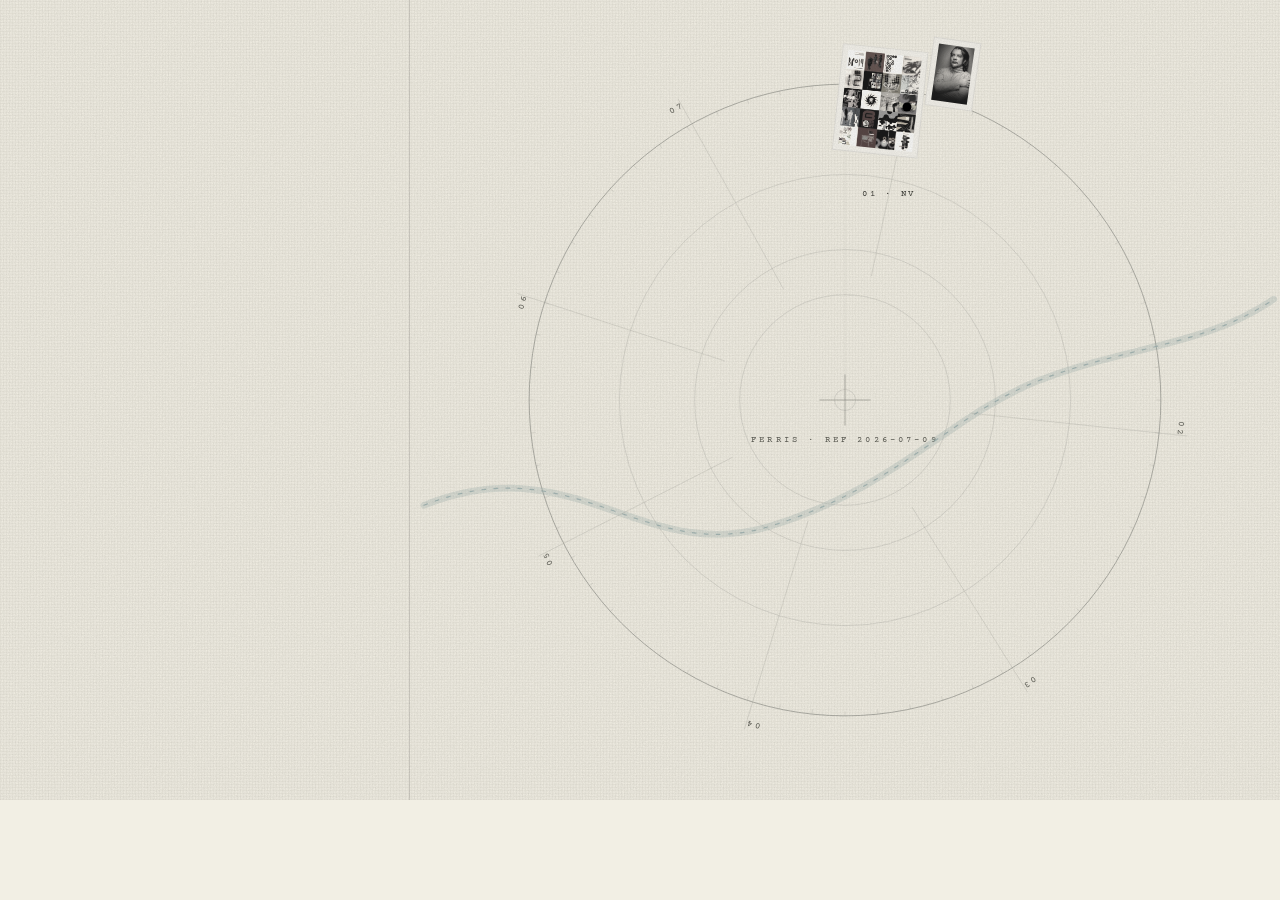
<file: public/ferris/index.html>
<!DOCTYPE html>
<html lang="en">
<head>
<meta charset="UTF-8">
<meta name="viewport" content="width=device-width, initial-scale=1.0">
<title>DOSSIER — FERRIS / Index of Influences</title>
<link rel="icon" href="data:,">
<!-- Fonts self-hosted in styles.css (@font-face) — no external dependency. -->
<link rel="stylesheet" href="styles.css">
</head>
<body>

  <!-- =================================================================
       FERRIS · influence widget
       Drop this whole #ferris block into any host page. All styling,
       texture, blend modes and the arrow overlay are scoped to it.
       Give the container a size (height + width) from the host side.
       ================================================================= -->
  <div id="ferris" class="ferris pre">

    <!-- LEFT RAIL — the index -->
    <aside id="rail">
      <header id="masthead">
        <div class="kicker stamp-t">CT-DOSSIER · MODULE 02 — REF 2026-07-09</div>
        <div class="widget-title stamp-t">INDEX OF INFLUENCES</div>
        <div class="sub stamp-t">POLAR REGISTER · 001–007</div>
        <div id="caption" aria-live="polite"></div>
      </header>

      <ol id="index-list"><!-- rows injected by app.js --></ol>

      <footer id="rail-foot" class="stamp-t">
        <span>DRAG — ROTATE</span>
        <span>CLICK — PIN</span>
        <span>ESC — RELEASE</span>
      </footer>
    </aside>

    <!-- RIGHT STAGE — the radial board -->
    <main id="stage" aria-label="Radial influence map">
      <div id="board">
        <svg id="board-svg" viewBox="0 0 1000 1000" aria-hidden="true">
          <!-- static + rotor groups injected by app.js -->
        </svg>
        <div id="rotor"><!-- clippings, pins, chips injected --></div>
      </div>
      <div id="rot-readout" class="stamp-t">ROT 000°</div>
    </main>

    <!-- OVERLAY — string-lines + live interaction arrow, scoped to widget -->
    <svg id="overlay" aria-hidden="true">
      <g id="strings"></g>
      <g id="arrow-g">
        <path id="arrow-path" d="" />
        <polygon id="arrow-head" points="" />
      </g>
    </svg>

  </div>

  <script src="app.js"></script>

  <!-- Embed helper: report content height so the host iframe can size to it.
       Measures #ferris directly (fixed px on desktop, auto on mobile) — not
       documentElement.scrollHeight, which is floored at the iframe viewport. -->
  <script>
  (function () {
    var el = document.getElementById('ferris');
    if (!el) return;
    function postHeight() {
      parent.postMessage(
        { type: 'ferris-height', height: Math.ceil(el.getBoundingClientRect().height) },
        '*'
      );
    }
    window.addEventListener('load', postHeight);
    window.addEventListener('resize', postHeight);
    if (document.fonts && document.fonts.ready) document.fonts.ready.then(postHeight);
    if (window.ResizeObserver) new ResizeObserver(postHeight).observe(el);
    postHeight();
  })();
  </script>
</body>
</html>
</file>
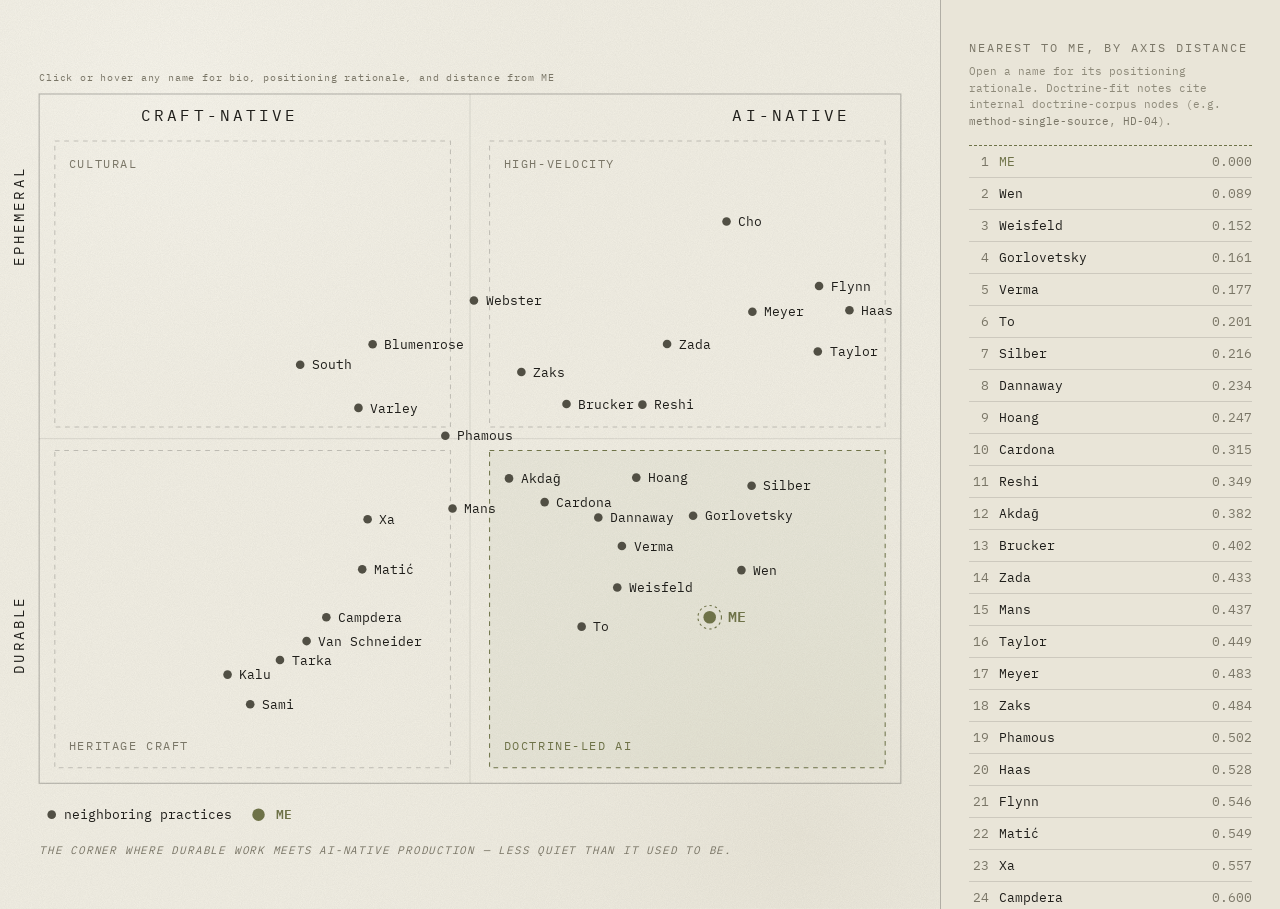
<file: public/neighboring-practices.html>
<!DOCTYPE html>
<html lang="en">
<head>
<meta charset="UTF-8">
<title>A Map of Neighboring Practices — Interactive</title>
<style>
  /* Self-hosted (OFL) — no external font dependency; matches the site's self-hosted-font doctrine. */
  @font-face { font-family:'IBM Plex Mono'; font-style:normal; font-weight:400; font-display:swap; src:url('fonts/ibm-plex-mono-latin-400-normal.woff2') format('woff2'); }
  @font-face { font-family:'IBM Plex Mono'; font-style:normal; font-weight:500; font-display:swap; src:url('fonts/ibm-plex-mono-latin-500-normal.woff2') format('woff2'); }
  @font-face { font-family:'IBM Plex Mono'; font-style:normal; font-weight:600; font-display:swap; src:url('fonts/ibm-plex-mono-latin-600-normal.woff2') format('woff2'); }
  * { box-sizing: border-box; }
  html, body { margin:0; background:#f2efe4; font-family:'IBM Plex Mono', ui-monospace, 'SF Mono', 'Courier New', monospace; }
  #app { position:relative; width:100%; max-width:100%; margin:0 auto; }
  #mapwrap { width:calc(100% - 340px); }
  #mapwrap svg { width:100%; height:auto; display:block; }
  .pt { cursor:pointer; }
  .pt .dot { transition: r 120ms ease, fill 120ms ease; }
  .pt .lbl { transition: fill 120ms ease, font-weight 120ms ease; }
  .pt:hover .dot, .pt.active .dot { r:8; fill:#6e7248; }
  .pt:hover .lbl, .pt.active .lbl { fill:#6e7248; font-weight:600; }
  .pt:focus { outline:none; }
  .pt:focus-visible .dot { r:8; fill:#6e7248; }
  .pt:focus-visible .lbl { fill:#6e7248; font-weight:600; }
  @media (prefers-reduced-motion: reduce) {
    .pt .dot, .pt .lbl, #panel ol.ranking li { transition:none; }
  }

  /* Side panel — its own reserved column to the RIGHT of the map (map shrinks to
     make room), never overlapping the plot. Height matches the map; scrolls
     internally since the ranked list runs long. Was a column that stacked
     off-screen below the tall SVG. */
  #panel {
    position:absolute;
    top:0;
    right:0;
    width:340px;
    height:100%;
    overflow-y:auto;
    background:#e9e5d8;
    color:#1f1e1a;
    padding:40px 28px;
    border-left:1px solid rgba(0,0,0,0.24);
  }
  #panel .eyebrow { font-size:12px; letter-spacing:3px; color:#7a7667; margin-bottom:10px; }
  #panel h1 { font-size:26px; margin:0 0 6px 0; color:#6e7248; }
  #panel .role { font-size:14px; color:#7a7667; margin-bottom:22px; line-height:1.5; }
  #panel .row { display:flex; justify-content:space-between; font-size:13px; padding:10px 0; border-top:1px solid rgba(0,0,0,0.12); }
  #panel .row span:first-child { color:#7a7667; letter-spacing:1px; }
  #panel .bio { font-size:14px; line-height:1.6; margin:18px 0; }
  #panel .rationale { font-size:14px; line-height:1.6; color:#1f1e1a; background:rgba(0,0,0,0.05); padding:14px 16px; border-left:2px solid #6e7248; margin:18px 0; }
  #panel .doctrine { font-size:14px; line-height:1.6; margin-top:18px; padding-top:18px; border-top:1px dashed rgba(0,0,0,0.20); }
  #panel .doctrine .tag { display:block; font-size:11px; letter-spacing:2px; color:#6e7248; margin-bottom:8px; }
  #panel .doctrine.gapnote { border-top:1px dashed rgba(0,0,0,0.12); color:#7a7667; font-style:italic; }
  #panel .doctrine .gaptag { color:#7a7667; font-style:normal; }
  #panel .empty { font-size:14px; line-height:1.7; color:#7a7667; }
  #panel .empty strong { color:#1f1e1a; }
  #panel .rank { font-size:44px; color:#7a7667; opacity:0.5; float:right; line-height:1; }
  #panel .back { display:inline-block; font-size:12px; letter-spacing:1px; color:#6e7248; cursor:pointer; margin-bottom:24px; }
  #panel .back:hover { text-decoration:underline; }
  #panel .listhead { font-size:12px; letter-spacing:2px; color:#7a7667; margin:0 0 8px 0; }
  #panel .listnote { font-size:11px; line-height:1.5; color:#8e8a7a; margin:0 0 16px 0; }
  #panel .listnote em { color:#7a7667; font-style:normal; }
  #panel ol.ranking { list-style:none; margin:0; padding:0; counter-reset:rk; }
  #panel ol.ranking li { counter-increment:rk; display:flex; align-items:baseline; gap:10px; padding:7px 0; border-top:1px solid rgba(0,0,0,0.12); cursor:pointer; font-size:13px; }
  #panel ol.ranking li:hover { color:#6e7248; }
  #panel ol.ranking li::before { content:counter(rk); color:#7a7667; width:20px; flex:0 0 20px; text-align:right; }
  #panel ol.ranking li .nm { flex:1 1 auto; }
  #panel ol.ranking li .ds { color:#7a7667; font-variant-numeric:tabular-nums; }
  #panel ol.ranking li.me-marker { color:#6e7248; cursor:default; border-top:1px dashed #6e7248; }
  #panel ol.ranking li.me-marker:hover { color:#6e7248; }
  /* Too narrow for a side column — stack the panel under the map, capped +
     scrolling so it's a short reference block, not a full-height slab. */
  @media (max-width: 720px) {
    #mapwrap { width:100%; }
    #panel { position:static; width:100%; height:auto; max-height:420px;
             border-left:none; border-top:1px solid rgba(0,0,0,0.24); padding:28px 22px; }
  }
</style>
</head>
<body>
<div id="app">
  <div id="mapwrap">
    <svg viewBox="0 0 1200 1160" xmlns="http://www.w3.org/2000/svg" font-family="'IBM Plex Mono', ui-monospace, 'SF Mono', 'Courier New', monospace" id="mapsvg" role="img" aria-labelledby="mapsvg-title mapsvg-desc">
<title id="mapsvg-title">A map of neighboring practices</title>
<desc id="mapsvg-desc">Thirty-two adjacent practitioners plotted across craft-native to AI-native (horizontal) and ephemeral to durable (vertical). Distance from ME is proportional to measured axis distance: the nearer a dot sits to ME, the closer the practice. ME sits in the durable, AI-native corner, labeled doctrine-led AI.</desc>
<defs>
<filter id="grain" x="0" y="0" width="100%" height="100%"><feTurbulence type="fractalNoise" baseFrequency="0.85" numOctaves="2" stitchTiles="stitch" result="n"/><feColorMatrix in="n" type="matrix" values="0 0 0 0 0  0 0 0 0 0  0 0 0 0 0  0 0 0 0.055 0"/></filter>
<radialGradient id="wash1" cx="18%" cy="10%" r="55%"><stop offset="0%" stop-color="#fbf9f1" stop-opacity="0.55"/><stop offset="100%" stop-color="#f2efe4" stop-opacity="0"/></radialGradient>
<radialGradient id="wash2" cx="85%" cy="92%" r="60%"><stop offset="0%" stop-color="#e4e0d1" stop-opacity="0.6"/><stop offset="100%" stop-color="#f2efe4" stop-opacity="0"/></radialGradient>
</defs>
<rect x="0" y="0" width="1200" height="1160" fill="#f2efe4"/>
<rect x="0" y="0" width="1200" height="1160" fill="url(#wash1)"/>
<rect x="0" y="0" width="1200" height="1160" fill="url(#wash2)"/>
<rect x="0" y="0" width="1200" height="1160" filter="url(#grain)"/>
<text x="50" y="104" font-size="13" letter-spacing="1" fill="#7a7667">Click or hover any name for bio, positioning rationale, and distance from ME</text>
<rect x="50" y="120" width="1100" height="880" fill="none" stroke="rgba(0,0,0,0.24)" stroke-width="1.5"/>
<line x1="600" y1="120" x2="600" y2="1000" stroke="rgba(0,0,0,0.12)" stroke-width="1"/>
<line x1="50" y1="560" x2="1150" y2="560" stroke="rgba(0,0,0,0.12)" stroke-width="1"/>
<text x="180" y="155" font-size="20" letter-spacing="4" fill="#1f1e1a">CRAFT-NATIVE</text>
<text x="935" y="155" font-size="20" letter-spacing="4" fill="#1f1e1a">AI-NATIVE</text>
<text x="30" y="340" font-size="18" letter-spacing="4" fill="#1f1e1a" transform="rotate(-90 30 340)">EPHEMERAL</text>
<text x="30" y="860" font-size="18" letter-spacing="4" fill="#1f1e1a" transform="rotate(-90 30 860)">DURABLE</text>
<rect x="70" y="180" width="505" height="365" fill="none" stroke="rgba(0,0,0,0.20)" stroke-width="1.3" stroke-dasharray="6,6"/>
<rect x="625" y="180" width="505" height="365" fill="none" stroke="rgba(0,0,0,0.20)" stroke-width="1.3" stroke-dasharray="6,6"/>
<rect x="70" y="575" width="505" height="405" fill="none" stroke="rgba(0,0,0,0.20)" stroke-width="1.3" stroke-dasharray="6,6"/>
<rect x="625" y="575" width="505" height="405" fill="none" stroke="#6e7248" stroke-width="1.3" stroke-dasharray="6,6"/>
<rect x="625" y="575" width="505" height="405" fill="#6e7248" opacity="0.06"/>
<text x="88" y="214" font-size="15" letter-spacing="2" fill="#7a7667">CULTURAL</text>
<text x="643" y="214" font-size="15" letter-spacing="2" fill="#7a7667">HIGH-VELOCITY</text>
<text x="88" y="958" font-size="15" letter-spacing="2" fill="#7a7667">HERITAGE CRAFT</text>
<text x="643" y="958" font-size="15" letter-spacing="2" fill="#6e7248">DOCTRINE-LED AI</text>
<g class="pt" data-name="Flynn" tabindex="0"><circle class="dot" cx="1039" cy="385" r="5.5" fill="#514f44"/><circle class="hit" cx="1039" cy="385" r="14" fill="transparent"/><text class="lbl" x="1054" y="391" font-size="17" fill="#1f1e1a">Flynn</text></g>
<g class="pt" data-name="Haas" tabindex="0"><circle class="dot" cx="1079" cy="408" r="5.5" fill="#514f44"/><circle class="hit" cx="1079" cy="408" r="14" fill="transparent"/><text class="lbl" x="1094" y="414" font-size="17" fill="#1f1e1a">Haas</text></g>
<g class="pt" data-name="Meyer" tabindex="0"><circle class="dot" cx="957" cy="423" r="5.5" fill="#514f44"/><circle class="hit" cx="957" cy="423" r="14" fill="transparent"/><text class="lbl" x="972" y="429" font-size="17" fill="#1f1e1a">Meyer</text></g>
<g class="pt" data-name="Zada" tabindex="0"><circle class="dot" cx="855" cy="461" r="5.5" fill="#514f44"/><circle class="hit" cx="855" cy="461" r="14" fill="transparent"/><text class="lbl" x="870" y="467" font-size="17" fill="#1f1e1a">Zada</text></g>
<g class="pt" data-name="Brucker" tabindex="0"><circle class="dot" cx="722" cy="514" r="5.5" fill="#514f44"/><circle class="hit" cx="722" cy="514" r="14" fill="transparent"/><text class="lbl" x="737" y="520" font-size="17" fill="#1f1e1a">Brucker</text></g>
<g class="pt" data-name="Akdağ" tabindex="0"><circle class="dot" cx="620" cy="590" r="5.5" fill="#514f44"/><circle class="hit" cx="620" cy="590" r="14" fill="transparent"/><text class="lbl" x="635" y="596" font-size="17" fill="#1f1e1a">Akdağ</text></g>
<g class="pt" data-name="Mans" tabindex="0"><circle class="dot" cx="518" cy="624" r="5.5" fill="#514f44"/><circle class="hit" cx="518" cy="624" r="14" fill="transparent"/><text class="lbl" x="533" y="630" font-size="17" fill="#1f1e1a">Mans</text></g>
<g class="pt" data-name="Cardona" tabindex="0"><circle class="dot" cx="671" cy="624" r="5.5" fill="#514f44"/><circle class="hit" cx="671" cy="624" r="14" fill="transparent"/><text class="lbl" x="686" y="630" font-size="17" fill="#1f1e1a">Cardona</text></g>
<g class="pt" data-name="Dannaway" tabindex="0"><circle class="dot" cx="753" cy="651" r="5.5" fill="#514f44"/><circle class="hit" cx="753" cy="651" r="14" fill="transparent"/><text class="lbl" x="768" y="657" font-size="17" fill="#1f1e1a">Dannaway</text></g>
<g class="pt" data-name="Verma" tabindex="0"><circle class="dot" cx="784" cy="689" r="5.5" fill="#514f44"/><circle class="hit" cx="784" cy="689" r="14" fill="transparent"/><text class="lbl" x="799" y="695" font-size="17" fill="#1f1e1a">Verma</text></g>
<g class="pt" data-name="Varley" tabindex="0"><circle class="dot" cx="396" cy="484" r="5.5" fill="#514f44"/><circle class="hit" cx="396" cy="484" r="14" fill="transparent"/><text class="lbl" x="411" y="490" font-size="17" fill="#1f1e1a">Varley</text></g>
<g class="pt" data-name="Campdera" tabindex="0"><circle class="dot" cx="294" cy="788" r="5.5" fill="#514f44"/><circle class="hit" cx="294" cy="788" r="14" fill="transparent"/><text class="lbl" x="309" y="794" font-size="17" fill="#1f1e1a">Campdera</text></g>
<g class="pt" data-name="Van Schneider" tabindex="0"><circle class="dot" cx="263" cy="826" r="5.5" fill="#514f44"/><circle class="hit" cx="263" cy="826" r="14" fill="transparent"/><text class="lbl" x="278" y="832" font-size="17" fill="#1f1e1a">Van Schneider</text></g>
<g class="pt" data-name="Tarka" tabindex="0"><circle class="dot" cx="223" cy="856" r="5.5" fill="#514f44"/><circle class="hit" cx="223" cy="856" r="14" fill="transparent"/><text class="lbl" x="238" y="862" font-size="17" fill="#1f1e1a">Tarka</text></g>
<circle cx="906" cy="788" r="15" fill="none" stroke="#6e7248" stroke-width="1.4" stroke-dasharray="3,4"/>
<circle cx="906" cy="788" r="8" fill="#6e7248"/>
<text x="930" y="794" font-size="19" fill="#6e7248" font-weight="bold">ME</text>
<g class="pt" data-name="Phamous" tabindex="0"><circle class="dot" cx="529" cy="529" r="5.5" fill="#514f44"/><circle class="hit" cx="529" cy="529" r="14" fill="transparent"/><text class="lbl" x="544" y="535" font-size="17" fill="#1f1e1a">Phamous</text></g>
<g class="pt" data-name="Wen" tabindex="0"><circle class="dot" cx="947" cy="727" r="5.5" fill="#514f44"/><circle class="hit" cx="947" cy="727" r="14" fill="transparent"/><text class="lbl" x="962" y="733" font-size="17" fill="#1f1e1a">Wen</text></g>
<g class="pt" data-name="Silber" tabindex="0"><circle class="dot" cx="957" cy="628" r="5.5" fill="#514f44"/><circle class="hit" cx="957" cy="628" r="14" fill="transparent"/><text class="lbl" x="972" y="634" font-size="17" fill="#1f1e1a">Silber</text></g>
<g class="pt" data-name="Reshi" tabindex="0"><circle class="dot" cx="824" cy="529" r="5.5" fill="#514f44"/><circle class="hit" cx="824" cy="529" r="14" fill="transparent"/><text class="lbl" x="839" y="535" font-size="17" fill="#1f1e1a">Reshi</text></g>
<g class="pt" data-name="Gorlovetsky" tabindex="0"><circle class="dot" cx="886" cy="666" r="5.5" fill="#514f44"/><circle class="hit" cx="886" cy="666" r="14" fill="transparent"/><text class="lbl" x="901" y="672" font-size="17" fill="#1f1e1a">Gorlovetsky</text></g>
<g class="pt" data-name="Weisfeld" tabindex="0"><circle class="dot" cx="763" cy="742" r="5.5" fill="#514f44"/><circle class="hit" cx="763" cy="742" r="14" fill="transparent"/><text class="lbl" x="778" y="748" font-size="17" fill="#1f1e1a">Weisfeld</text></g>
<g class="pt" data-name="Hoang" tabindex="0"><circle class="dot" cx="814" cy="613" r="5.5" fill="#514f44"/><circle class="hit" cx="814" cy="613" r="14" fill="transparent"/><text class="lbl" x="829" y="619" font-size="17" fill="#1f1e1a">Hoang</text></g>
<g class="pt" data-name="Zaks" tabindex="0"><circle class="dot" cx="661" cy="469" r="5.5" fill="#514f44"/><circle class="hit" cx="661" cy="469" r="14" fill="transparent"/><text class="lbl" x="676" y="475" font-size="17" fill="#1f1e1a">Zaks</text></g>
<g class="pt" data-name="Taylor" tabindex="0"><circle class="dot" cx="1039" cy="461" r="5.5" fill="#514f44"/><circle class="hit" cx="1039" cy="461" r="14" fill="transparent"/><text class="lbl" x="1054" y="467" font-size="17" fill="#1f1e1a">Taylor</text></g>
<g class="pt" data-name="To" tabindex="0"><circle class="dot" cx="702" cy="803" r="5.5" fill="#514f44"/><circle class="hit" cx="702" cy="803" r="14" fill="transparent"/><text class="lbl" x="717" y="809" font-size="17" fill="#1f1e1a">To</text></g>
<g class="pt" data-name="Cho" tabindex="0"><circle class="dot" cx="926" cy="317" r="5.5" fill="#514f44"/><circle class="hit" cx="926" cy="317" r="14" fill="transparent"/><text class="lbl" x="941" y="323" font-size="17" fill="#1f1e1a">Cho</text></g>
<g class="pt" data-name="Blumenrose" tabindex="0"><circle class="dot" cx="437" cy="408" r="5.5" fill="#514f44"/><circle class="hit" cx="437" cy="408" r="14" fill="transparent"/><text class="lbl" x="452" y="414" font-size="17" fill="#1f1e1a">Blumenrose</text></g>
<g class="pt" data-name="Webster" tabindex="0"><circle class="dot" cx="600" cy="377" r="5.5" fill="#514f44"/><circle class="hit" cx="600" cy="377" r="14" fill="transparent"/><text class="lbl" x="615" y="383" font-size="17" fill="#1f1e1a">Webster</text></g>
<g class="pt" data-name="South" tabindex="0"><circle class="dot" cx="314" cy="423" r="5.5" fill="#514f44"/><circle class="hit" cx="314" cy="423" r="14" fill="transparent"/><text class="lbl" x="329" y="429" font-size="17" fill="#1f1e1a">South</text></g>
<g class="pt" data-name="Kalu" tabindex="0"><circle class="dot" cx="141" cy="879" r="5.5" fill="#514f44"/><circle class="hit" cx="141" cy="879" r="14" fill="transparent"/><text class="lbl" x="156" y="885" font-size="17" fill="#1f1e1a">Kalu</text></g>
<g class="pt" data-name="Sami" tabindex="0"><circle class="dot" cx="182" cy="925" r="5.5" fill="#514f44"/><circle class="hit" cx="182" cy="925" r="14" fill="transparent"/><text class="lbl" x="197" y="931" font-size="17" fill="#1f1e1a">Sami</text></g>
<g class="pt" data-name="Matić" tabindex="0"><circle class="dot" cx="355" cy="712" r="5.5" fill="#514f44"/><circle class="hit" cx="355" cy="712" r="14" fill="transparent"/><text class="lbl" x="370" y="718" font-size="17" fill="#1f1e1a">Matić</text></g>
<g class="pt" data-name="Xa" tabindex="0"><circle class="dot" cx="376" cy="636" r="5.5" fill="#514f44"/><circle class="hit" cx="376" cy="636" r="14" fill="transparent"/><text class="lbl" x="391" y="642" font-size="17" fill="#1f1e1a">Xa</text></g>
<circle cx="66" cy="1040" r="5.5" fill="#514f44"/>
<text x="82" y="1045" font-size="16" fill="#1f1e1a">neighboring practices</text>
<circle cx="330" cy="1040" r="8" fill="#6e7248"/>
<text x="352" y="1045" font-size="16" fill="#6e7248" font-weight="bold">ME</text>
<text x="50" y="1090" font-size="14" letter-spacing="1" fill="#7a7667" font-style="italic">THE CORNER WHERE DURABLE WORK MEETS AI-NATIVE PRODUCTION — LESS QUIET THAN IT USED TO BE.</text>
</svg>
  </div>
  <div id="panel">
    <div id="panel-inner"></div>
  </div>
</div>
<script>
const PEOPLE = {"Flynn": {"name": "Flynn", "group": "orig", "bio": "Co-founder, Systematiq.ai. A “visual building blocks” framework for brand consistency in AI imagery.", "rationale": "HIGH-VELOCITY — strongly AI-native, ephemeral leaning.", "distance": 0.546, "quadrant": "HIGH-VELOCITY", "doctrineFit": "“The creative process remains in the hands of those who understand the nuances of composition and design” (Kripesh Adwani interview, Jan 2024). His actual practice — style-reference “Character Sheets” feeding every downstream generation — is a concrete match for method-single-source: one canonical file, many outputs.", "rank": 20}, "Haas": {"name": "Haas", "group": "orig", "bio": "Head of Design, Lovable. “Vibe coding” evangelist — AI as technical co-founder.", "rationale": "HIGH-VELOCITY — strongly AI-native, ephemeral leaning.", "distance": 0.528, "quadrant": "HIGH-VELOCITY", "doctrineFit": "“AI has erased the cost of the bottom three layers: functional, reliable, usable... the only layer left that actually differentiates a product is... Pleasurable” (his own Substack, Apr 2026). One of the cleanest independent restatements of c10-discipline-confession's taste-as-differentiator logic in the whole set — argued as a layered thesis, not a slogan.", "rank": 19}, "Meyer": {"name": "Meyer", "group": "orig", "bio": "Film director / editor. Democratizes cinematic aesthetics via Kling 3.0.", "rationale": "HIGH-VELOCITY — strongly AI-native, ephemeral leaning.", "distance": 0.483, "quadrant": "HIGH-VELOCITY", "doctrineFit": "“For me, storytelling is everything. I'm not the kind of director who focuses on crazy transitions or flashy effects” (Curious Refuge interview, ~Mar 2025). A loose, generic echo of canon-photography's substance-over-spectacle register — genuine but not specific enough to cite with confidence.", "rank": 16}, "Zada": {"name": "Zada", "group": "orig", "bio": "Emmy-winning director, founder of Secret Level. Immersive, participatory narrative on Google Veo 2.", "rationale": "HIGH-VELOCITY — AI-native leaning, ephemeral leaning.", "distance": 0.433, "quadrant": "HIGH-VELOCITY", "doctrineFit": "“AI won't replace storytellers — it will give them superpowers” (TED2025 framing). A generic instance of the amplification argument others in this set make more specifically (Brucker, Haas) — genuine, but TED's framing of him rather than a developed personal thesis. The weaker end of a real pattern.", "rank": 13}, "Brucker": {"name": "Brucker", "group": "orig", "bio": "Founder, Brainchild. Scalable visual systems built on Midjourney for high-volume marketing.", "rationale": "HIGH-VELOCITY — near the craft/AI crossing point, near the ephemeral/durable crossing point.", "distance": 0.402, "quadrant": "HIGH-VELOCITY", "doctrineFit": "“It's a 70/30 split. I provide the concept, direction, and prompts, but I leave room for the AI to surprise me... a true collaboration” (AI/CC interview, Dec 2025). Close to ai-collab-model, but worth naming the real divergence: the doctrine's “editor of premises” holds steering tightly, in short decisive moves; Brucker explicitly leaves room to be surprised. Same collaboration shape, looser grip.", "rank": 12}, "Akdağ": {"name": "Akdağ", "group": "orig", "bio": "Brand designer. AI-generated moodboards and visual-ecosystem prototypes to speed client alignment.", "rationale": "DOCTRINE-LED AI — near the craft/AI crossing point, near the ephemeral/durable crossing point.", "distance": 0.382, "quadrant": "DOCTRINE-LED AI", "doctrineFit": "“Taste becomes your real superpower” (AutoHuman interview, Nov 2025) restates c10-discipline-confession directly. And: “I avoid using the names and works of artists in my prompts... I prefer to build my own visual language instead of borrowing someone else's” — a specific, practiced version of sc-root's “proactively defines their own conceptual framework rather than waiting for external definition.”", "rank": 11}, "Mans": {"name": "Mans", "group": "orig", "bio": "Founder, Offgrid. High-end corporate branding, UI design, advanced motion graphics.", "rationale": "HERITAGE CRAFT — near the craft/AI crossing point, near the ephemeral/durable crossing point.", "distance": 0.437, "quadrant": "HERITAGE CRAFT", "doctrineFit": "“I've been training one of my AI assistants to be exceptionally critical of creative work... a creative director on demand who isn't agreeable” (X post) — a specific, practiced version of method-corrections: deliberately building in disagreement rather than optimizing for an agreeable tool. “Use AI to accelerate taste, not replace it” (his newsletter) is another instance of the taste-as-differentiator thesis running through this set.", "rank": 14}, "Cardona": {"name": "Cardona", "group": "orig", "bio": "Designer Advocate for Education, Figma (“Miggi from Figgi”). Teaches design systems via live streams.", "rationale": "DOCTRINE-LED AI — near the craft/AI crossing point, near the ephemeral/durable crossing point.", "distance": 0.315, "quadrant": "DOCTRINE-LED AI", "gap": "Genuine own-byline material exists (Figma's education blog) but it's practical and pedagogical, not a stated philosophy — no AI-specific position confirmed despite searching. No clean mapping to the doctrine's content.", "rank": 9}, "Dannaway": {"name": "Dannaway", "group": "orig", "bio": "UI/UX designer and author. Strict logic-driven interface architecture; narrative-heavy portfolios.", "rationale": "DOCTRINE-LED AI — AI-native leaning, durable leaning.", "distance": 0.234, "quadrant": "DOCTRINE-LED AI", "doctrineFit": "“UI design isn't magic... most of my UI design decisions are governed by a system of logical rules. Not artistic flair or magical intuition, just simple rules” (his own blog, recurring on X 2023–24) — the cleanest method-root echo in the set: systematized judgment stated as a design law. Worth noting he also argues the opposite elsewhere (“designers need to trust their gut more,” against over-testing) — an internal tension he holds unresolved, in the same spirit this corpus holds its own rigor-vs-ritual contradiction.", "rank": 7}, "Verma": {"name": "Verma", "group": "orig", "bio": "Independent UI system architect. Built Zomato’s mathematically precise “Sushi” design system.", "rationale": "DOCTRINE-LED AI — AI-native leaning, durable leaning.", "distance": 0.177, "quadrant": "DOCTRINE-LED AI", "doctrineFit": "His bio reads “🚫 No AI art” — a zero-exception refusal in the exact form of refuse-materials (“polyester/acrylic — no exceptions”); the content differs, the structure of an absolute stated refusal is identical. His account of building Zomato's Sushi design system from one canonical file to 100+ developers is also a concrete method-single-source match.", "rank": 4}, "Varley": {"name": "Varley", "group": "orig", "bio": "Co-founder, OK COOL. TikTok subcultures and algorithm-driven “creator brands.”", "rationale": "CULTURAL — craft-native leaning, ephemeral leaning.", "distance": 0.64, "quadrant": "CULTURAL", "doctrineFit": "“TikTok is the most powerful driver of the cultural zeitgeist on the planet... a kid with an iPhone, three trap accounts and an Adderall prescription [can out-compete] any brand in history” (Lovie Awards feature; Aufi.com, Jun 2023). A live, commercial-strategy version of canon-internet-vernacular — same internet-vernacular-as-cultural-force phenomenon this corpus catalogs as raw material to cite, except he's trading on it rather than excavating it. Same territory, opposite use.", "rank": 27}, "Campdera": {"name": "Campdera", "group": "orig", "bio": "CEO, Aktiva. Luxury consumer psychology; physical, sustainable packaging.", "rationale": "HERITAGE CRAFT — craft-native leaning, durable leaning.", "distance": 0.6, "quadrant": "HERITAGE CRAFT", "doctrineFit": "“This compels us to craft a design that's intrinsically self-supporting; its very form embodies its structure” (DesignWanted interview, Sept 2023). The strongest non-AI-related fit in the whole set — nearly a direct restatement of canon-materials-creed's “real materials, thirty-year construction” logic, independently arrived at through sustainable packaging. No AI commentary exists from him at all — consistent with a craft-honesty match rather than an AI-collaboration one.", "rank": 23}, "Van Schneider": {"name": "Van Schneider", "group": "orig", "bio": "Founder, mymind. Craft purist — defends “WHY first” against the aesthetic trap.", "rationale": "HERITAGE CRAFT — craft-native leaning, strongly durable.", "distance": 0.632, "quadrant": "HERITAGE CRAFT", "doctrineFit": "The strongest fit in the entire 28-person set. “Everything starts with the WHY, which also happens to be my personal design philosophy” (vanschneider.com, Nov 2025) is method-premise stated as a personal law, almost word-for-word. And: “Resist over-automation. Keep skills alive that a machine could easily replace, even if it's inefficient... Value process over results. Find your meaning in the making, not just in the arriving” (Oct 2025) is cw14's logic — choosing the harder path on purpose — independently argued at essay length, clearly a settled position.", "rank": 26}, "Tarka": {"name": "Tarka", "group": "orig", "bio": "3D artist. Meticulous, manually-authored geometry — bespoke human craft over AI generation.", "rationale": "HERITAGE CRAFT — craft-native leaning, strongly durable.", "distance": 0.676, "quadrant": "HERITAGE CRAFT", "doctrineFit": "“I've got a selection of my 30–35 favourite kind of materials and I try to mix them with colours and textures to get the right results” (Medium interview, 2019) — a genuine structural echo of t1-pigment-palette: a small, fixed, named set remixed across every piece, not an unlimited palette. His reported (unverified) reluctance toward Midjourney's “waiting and prompt-tweaking” is directionally consistent with canon-materials-creed but couldn't be independently confirmed, so it's noted, not cited.", "rank": 28}, "Phamous": {"name": "Phamous", "group": "vanguard", "bio": "Design Engineer, Vercel. Bridges front-end architecture and visual design.", "rationale": "CULTURAL — near the craft/AI crossing point, near the ephemeral/durable crossing point.", "distance": 0.502, "quadrant": "CULTURAL", "doctrineFit": "Real but thin material — a team-voice Vercel blog post and a 2023 trade interview, neither touching AI specifically. The closest available thread, “avoiding the perfection trap” through iteration, is a loose gesture at method-corrections, not a citation-grade fit. Marked weak rather than forced.", "rank": 18}, "Wen": {"name": "Wen", "group": "vanguard", "bio": "Design, Anthropic. Safety-first, interpretable interfaces for Claude models.", "rationale": "DOCTRINE-LED AI — AI-native leaning, durable leaning.", "distance": 0.089, "quadrant": "DOCTRINE-LED AI", "doctrineFit": "The richest fit of all 28. Her Hatch Conference keynote thesis, quoted directly by Simon Willison from her own slide: “In a world where anyone can make anything — what matters is your ability to choose and curate what you make” — is functionally identical to this corpus's taste-as-differentiator thesis (c10-discipline-confession, sc-root). And elsewhere: “If you can chat with an LLM you can ship to production now... shipping is a skill and right now... people either have it or they don't” restates ai-collab-model's human-as-editor-of-premises almost exactly, independently, from inside Anthropic's own design team.", "rank": 1}, "Silber": {"name": "Silber", "group": "vanguard", "bio": "Head of Design, OpenAI. Interfaces for generative pre-trained transformers — safety treated as a design constraint.", "rationale": "DOCTRINE-LED AI — strongly AI-native, near the ephemeral/durable crossing point.", "distance": 0.216, "quadrant": "DOCTRINE-LED AI", "doctrineFit": "“Designers working on this are hopefully spending a lot less time in Figma... and more time really thinking about how you interact with this thing, and the fact that the model really is the core product,” he said on the Dive Club podcast (via Roger Wong's blog, Apr 2026). Echoes ai-collab-model almost exactly — as construction moves to the model, the designer's job moves up a level, to intent and interaction. The doctrine's “editor of premises,” independently arrived at from inside a frontier lab.", "rank": 6}, "Reshi": {"name": "Reshi", "group": "vanguard", "bio": "Product & Design Lead, Google DeepMind. Translating AGI research into accessible applications.", "rationale": "HIGH-VELOCITY — AI-native leaning, near the ephemeral/durable crossing point.", "distance": 0.349, "quadrant": "HIGH-VELOCITY", "doctrineFit": "On the backlash to his AI-illustrated children's book, he said he'd “hold off... until I learn more about how this art is being used and if there are ways to use it while also protecting artists” (BuzzFeed News, Jan 2023). A modest echo of method-corrections — reconsidering publicly under new information reads as credibility, not retreat. Thinner than the stronger fits in this set.", "rank": 10}, "Gorlovetsky": {"name": "Gorlovetsky", "group": "vanguard", "bio": "Head of Product Design, Stripe. AI fraud detection folded into payment-workflow logic.", "rationale": "DOCTRINE-LED AI — AI-native leaning, durable leaning.", "distance": 0.161, "quadrant": "DOCTRINE-LED AI", "gap": "No genuine personal statement on design philosophy or AI turned up despite several searches — her public material is either a decade-old craft post or generic bio copy. Recorded as absent rather than filled in, matching this corpus's own habit of logging gaps instead of smoothing them over.", "rank": 3}, "Weisfeld": {"name": "Weisfeld", "group": "vanguard", "bio": "Co-founder / Chief Design Officer, Function Health. Makes biological data actionable for consumers.", "rationale": "DOCTRINE-LED AI — AI-native leaning, durable leaning.", "distance": 0.152, "quadrant": "DOCTRINE-LED AI", "gap": "Only substantive material found is a 2017 essay from his Facebook years (pre-AI) and a short promotional line on his current company's About page. No stated position on AI-assisted design. No clean mapping.", "rank": 2}, "Hoang": {"name": "Hoang", "group": "vanguard", "bio": "VP of Design & AI, Atlassian. Agentic AI integrated into enterprise workflow.", "rationale": "DOCTRINE-LED AI — AI-native leaning, near the ephemeral/durable crossing point.", "distance": 0.247, "quadrant": "DOCTRINE-LED AI", "doctrineFit": "“My philosophy on org design is to optimize for the desired results, not the existing org chart” (davidhoang.com, Mar 2024). A close cousin of method-premise — both refuse to let an inherited structure go unquestioned just because it's already there.", "rank": 8}, "Zaks": {"name": "Zaks", "group": "vanguard", "bio": "VP of Design, Ramp. The consumerization of enterprise B2B finance.", "rationale": "HIGH-VELOCITY — near the craft/AI crossing point, ephemeral leaning.", "distance": 0.484, "quadrant": "HIGH-VELOCITY", "doctrineFit": "“AI is not the product – the product is the product, and AI is one of the ways in which we make people's lives easier” (UX Tools podcast, Apr 2026 — search-synthesized, not independently transcript-verified). A clean echo of ai-through-line: AI held to the same standard as everything else, not marketed as its own special category.", "rank": 17}, "Taylor": {"name": "Taylor", "group": "vanguard", "bio": "Head of Design, xAI. Aligning high-parameter language models with a distinct brand posture.", "rationale": "HIGH-VELOCITY — strongly AI-native, ephemeral leaning.", "distance": 0.449, "quadrant": "HIGH-VELOCITY", "doctrineFit": "“There's often a tradeoff: point at elements but stay locked in, or use any tool but describe everything in text... The core insight: pointing beats describing.” (“Annotating for agents,” his own site benji.org, Jan 2026.) A literal, technical instance of ai-collab-model's human-steers/AI-constructs split — his point-and-handoff workflow is the doctrine's collaboration model as a working tool, not a metaphor.", "rank": 15}, "To": {"name": "To", "group": "vanguard", "bio": "VP Product Design — AR, AI & Wearables, Meta. Spatial computing meets ambient intelligence.", "rationale": "DOCTRINE-LED AI — near the craft/AI crossing point, strongly durable.", "distance": 0.201, "quadrant": "DOCTRINE-LED AI", "doctrineFit": "“Every pixel that we light up should be worth its weight in gold,” on Orion's design (Fast Company). A wearables-specific version of HD-04 — “the symbol is earned, not displayed” — nothing lit up without justifying its cost. Different register (consumer hardware, not apparel law), same refusal of gratuitous signal.", "rank": 5}, "Cho": {"name": "Cho", "group": "vanguard", "bio": "VP of Design, Pinterest. Machine learning turning the platform into a predictive recommendation engine.", "rationale": "HIGH-VELOCITY — AI-native leaning, ephemeral leaning.", "distance": 0.62, "quadrant": "HIGH-VELOCITY", "doctrineFit": "“We cannot outsource human values to systems... design choices today will determine whether AI makes us addicted or empowered, stupider or smarter” (attributed via LinkedIn, search-surfaced, not independently fetched — treat as moderately confirmed). Thematically consonant with ai-stance's “something that needs a form humans can live with” — same conviction that AI's human consequences are a design responsibility. Weakest sourcing of the strong matches here.", "rank": 25}, "Blumenrose": {"name": "Blumenrose", "group": "vanguard", "bio": "Co-founder / Managing Partner, Designer Fund. Design heuristics applied to venture allocation.", "rationale": "CULTURAL — craft-native leaning, ephemeral leaning.", "distance": 0.679, "quadrant": "CULTURAL", "doctrineFit": "“The reason I started the Designer Fund was because design was always coming in too late. It was like someone looking for an architect three years into building a high rise” (Fast Company, Jun 2026). A structural echo of method-akin-audit — catching a single point of failure upstream, before it's load-bearing, rather than patching after. His domain is startup timing, not visual remediation — the fit is in the shape of the reasoning.", "rank": 29}, "Webster": {"name": "Webster", "group": "vanguard", "bio": "Head of UX, Google Labs. Incubating experimental human-computer interaction technologies.", "rationale": "HIGH-VELOCITY — near the craft/AI crossing point, ephemeral leaning.", "distance": 0.618, "quadrant": "HIGH-VELOCITY", "doctrineFit": "“My career has been about the pursuit of human machine soul energy, still is” — a phrase inherited from his mentor Kenji Ekuan, carried for a whole career (TechStuff/iHeart podcast, Jul 2025). A genuine echo of ai-spirit-brand's “a core pulse of rhythm and discipline allows for infinite expression.” His point that “most humans are at their best when there's a little bit of delightful struggle going on” also lands close to cw14 — choosing friction on purpose, not removing it by default.", "rank": 24}, "South": {"name": "South", "group": "vanguard", "bio": "Co-founder / CEO, Variant. A “Designer-CEO” using service-design experience to architect new ventures.", "rationale": "CULTURAL — craft-native leaning, ephemeral leaning.", "distance": 0.753, "quadrant": "CULTURAL", "gap": "Weakest sourcing of all 28 — a single unverifiable partial tweet, and one widely-surfaced quote actively traced to a different person (Alex Kehr, not South) and excluded before it could be misattributed here. No clean mapping; recorded honestly rather than padded.", "rank": 31}, "Kalu": {"name": "Kalu", "group": "artist", "bio": "Sculptor / installation artist. Wraps dead media — VHS tape, cling film, rope — into massive bundles, finished on-site in physical dialogue with the room.", "rationale": "HERITAGE CRAFT — craft-native leaning, strongly durable.", "distance": 0.76, "quadrant": "HERITAGE CRAFT", "doctrineFit": "Maps to register-vanitas and t1-absence-material — she builds with a dead medium's literal corpse (defunct VHS tape), not just a reference to decay. Her reliance on ActionSpace's support infrastructure is framed explicitly as a challenge to “the solitary genius myth” — one of five independent answers this comparison found to the same authorship problem this corpus logs against itself (inner-mask-selfgov).", "rank": 32}, "Sami": {"name": "Sami", "group": "artist", "bio": "Painter. Total absence of human figures — objects, light and shadow stand in for a body. Refuses didacticism, formed as antithesis to early forced propaganda-mural work.", "rationale": "HERITAGE CRAFT — craft-native leaning, strongly durable.", "distance": 0.732, "quadrant": "HERITAGE CRAFT", "doctrineFit": "Maps to more distinct doctrine nodes than anyone else in this comparison: order-anti-marketing / inner-no-exclamation (refusing didacticism), t1-absence-material (absence as the only honest figure), and canon-lexicon (untranslated Arabic wordplay as a literacy filter, test-literacy). The stakes aren't equivalent — his refusal was a survival response to state coercion, not a style choice — and it would be dishonest to flatten that difference.", "rank": 30}, "Matić": {"name": "Matić", "group": "artist", "bio": "Photographer. A “quiet observer,” not a technician — the shot is composed, not staged. Coined “rude(ness)”: “an evidencing and honoring of the in-between.”", "rationale": "HERITAGE CRAFT — craft-native leaning, durable leaning.", "distance": 0.549, "quadrant": "HERITAGE CRAFT", "doctrineFit": "The closest one-to-one match to canon-photography of anyone in either list: “the quiet professional in the unwatched moment.” “Rude(ness)” is a near-structural twin of sc-root — naming liminal territory instead of resolving it, exactly what this corpus's Contradiction Ledger does with tension after tension.", "rank": 21}, "Xa": {"name": "Xa", "group": "artist", "bio": "Installation artist. “Diasporic worlding” — builds a home from ecology, sci-fi, Korean folk art and ancestral storytelling because no single fixed homeland is available.", "rationale": "HERITAGE CRAFT — craft-native leaning, durable leaning.", "distance": 0.557, "quadrant": "HERITAGE CRAFT", "doctrineFit": "“Diasporic worlding” restates faith-listening-life's “posture of worship, gathered across five continents” as an installation practice. Her named creative partnership (Benito Mayor Vallejo) is a second independent answer to the solitary-genius problem, from a completely different angle than Kalu's.", "rank": 22}};
const RANKED = Object.values(PEOPLE).sort((a,b) => a.rank - b.rank);

function selectDot(name) {
  document.querySelectorAll('.pt.active').forEach(a=>a.classList.remove('active'));
  const el = document.querySelector(`.pt[data-name="${CSS.escape(name)}"]`);
  if (el) el.classList.add('active');
}

function renderList() {
  document.querySelectorAll('.pt.active').forEach(a=>a.classList.remove('active'));
  let rows = RANKED.map(p => `
    <li data-name="${p.name}"><span class="nm">${p.name}</span><span class="ds">${p.distance.toFixed(3)}</span></li>
  `).join('');
  const html = `
    <div class="listhead">NEAREST TO ME, BY AXIS DISTANCE</div>
    <div class="listnote">Open a name for its positioning rationale. Doctrine-fit notes cite internal doctrine-corpus nodes (e.g. <em>method-single-source</em>, <em>HD-04</em>).</div>
    <ol class="ranking">
      <li class="me-marker"><span class="nm">ME</span><span class="ds">0.000</span></li>
      ${rows}
    </ol>
  `;
  document.getElementById('panel-inner').innerHTML = html;
  document.querySelectorAll('#panel ol.ranking li[data-name]').forEach(li => {
    li.addEventListener('click', () => { selectDot(li.getAttribute('data-name')); renderDetail(li.getAttribute('data-name')); });
  });
}

function renderDetail(name) {
  const p = PEOPLE[name];
  if (!p) return;
  selectDot(name);
  const groupLabel = {orig:"Creative Visionaries", vanguard:"AI Vanguard", artist:"Fine Artist"}[p.group] || p.group;
  let html = `
    <div class="back" id="backlink">← back to ranked list</div>
    <div class="rank">#${p.rank}</div>
    <div class="eyebrow">${groupLabel.toUpperCase()} · ${p.quadrant}</div>
    <h1>${p.name}</h1>
    <div class="role">${p.bio}</div>
    <div class="rationale">${p.rationale}</div>
    <div class="row"><span>DISTANCE FROM ME</span><span>${p.distance.toFixed(3)}</span></div>
    <div class="row"><span>RANK (NEAREST=1)</span><span>${p.rank} of 32</span></div>
  `;
  if (p.doctrineFit) {
    const tag = p.group === "artist" ? 'DOCTRINE-FIT — SEE "THE FOUR MIRRORS"' : 'DOCTRINE-FIT — RESEARCHED, OWN WORDS';
    html += `<div class="doctrine"><div class="tag">${tag}</div>${p.doctrineFit}</div>`;
  }
  if (p.gap) {
    html += `<div class="doctrine gapnote"><div class="tag gaptag">NO CLEAN MAPPING FOUND</div>${p.gap}</div>`;
  }
  document.getElementById('panel-inner').innerHTML = html;
  document.getElementById('backlink').addEventListener('click', renderList);
}

document.querySelectorAll('.pt').forEach(el => {
  const name = el.getAttribute('data-name');
  el.addEventListener('mouseenter', () => renderDetail(name));
  el.addEventListener('click', () => renderDetail(name));
  el.addEventListener('focus', () => renderDetail(name));
});

// __NPM_LAYOUT_START__  (pure; extracted verbatim by scratchpad/audit.mjs — keep DOM-free)
function computeLayout(dots, ME, XB, YB, RECT){
  var qx=function(q){return (q==='HIGH-VELOCITY'||q==='DOCTRINE-LED AI')?1:-1;}; // AI  => x>XB
  var qy=function(q){return (q==='DOCTRINE-LED AI'||q==='HERITAGE CRAFT')?1:-1;}; // DURABLE => y>YB
  var info=dots.map(function(t){
    var c=Math.cos(t.ang), s=Math.sin(t.ang);
    // rMax so the point stays inside the plot rect (with label margin)
    var rb=[];
    if(c>1e-6) rb.push((RECT.xmax-ME.x)/c); if(c<-1e-6) rb.push((RECT.xmin-ME.x)/c);
    if(s>1e-6) rb.push((RECT.ymax-ME.y)/s); if(s<-1e-6) rb.push((RECT.ymin-ME.y)/s);
    var rMax=Math.min.apply(null, rb.filter(function(v){return v>0;}));
    var rMin=0, sx=qx(t.q), sy=qy(t.q);
    // Quadrant membership is inviolable: constrain r so the dot lands on the
    // correct side of BOTH axis lines (the cross is NOT centered on ME, so a
    // pure radial rescale could otherwise cross into a wrong quadrant).
    function apply(sideSign, base, coef){
      if(Math.abs(coef)<1e-9){ if(sideSign*base<=0) rMax=-1; return; }
      var r0=-base/coef, growPos=sideSign*coef>0;
      if(growPos) rMin=Math.max(rMin,r0); else rMax=Math.min(rMax,r0);
    }
    apply(sx, ME.x-XB, c);
    apply(sy, ME.y-YB, s);
    return {name:t.name, ang:t.ang, d:t.d, rMin:Math.max(0,rMin), rMax:rMax};
  });
  // Largest single SCALE keeping every dot inside its rMax; widen toward the
  // lower bound (dots that must clear a boundary) so no clamp is needed when a
  // feasible window exists. Radius = distance*SCALE => plotted distance is
  // proportional to the measured distance field, by construction.
  var upper=Math.min.apply(null, info.map(function(o){return o.rMax/o.d;}));
  var lowNeeds=info.filter(function(o){return o.rMin>0;}).map(function(o){return o.rMin/o.d;});
  var lower=lowNeeds.length?Math.max.apply(null,lowNeeds):0;
  var feasible=lower<=upper;
  var SCALE=feasible?(lower+upper)/2:upper;
  var laid=info.map(function(o){
    var r=o.d*SCALE, clamped=null;
    if(r>o.rMax){ r=o.rMax; clamped='max'; }
    if(r<o.rMin){ r=o.rMin; clamped='min'; }
    return {name:o.name, r:r, clamped:clamped, x:ME.x+r*Math.cos(o.ang), y:ME.y+r*Math.sin(o.ang)};
  });
  return {SCALE:SCALE, feasible:feasible, laid:laid};
}
// __NPM_LAYOUT_END__

// Bind each dot's radius-from-ME to its measured `distance` (self-verifying:
// re-derives every load, so plotted distance can never drift from the data).
// Bearing/quadrant come from the authored markup; only the radius is computed.
function layoutDots(){
  var ME={x:906,y:788}, XB=600, YB=560, RECT={xmin:64,xmax:1120,ymin:150,ymax:986};
  var nodes=Array.prototype.slice.call(document.querySelectorAll('.pt[data-name]'));
  var dots=nodes.map(function(el){
    var name=el.getAttribute('data-name'), dot=el.querySelector('.dot');
    var ox=+dot.getAttribute('cx'), oy=+dot.getAttribute('cy');
    return {name:name, ang:Math.atan2(oy-ME.y, ox-ME.x), d:PEOPLE[name].distance, q:PEOPLE[name].quadrant};
  });
  var out=computeLayout(dots, ME, XB, YB, RECT);
  var byName={}; out.laid.forEach(function(o){ byName[o.name]=o; });
  nodes.forEach(function(el){
    var name=el.getAttribute('data-name'), o=byName[name]; if(!o) return;
    var dot=el.querySelector('.dot'), hit=el.querySelector('.hit'), lbl=el.querySelector('.lbl');
    var odx=(+lbl.getAttribute('x'))-(+dot.getAttribute('cx'));
    var ody=(+lbl.getAttribute('y'))-(+dot.getAttribute('cy'));
    dot.setAttribute('cx', o.x.toFixed(1)); dot.setAttribute('cy', o.y.toFixed(1));
    hit.setAttribute('cx', o.x.toFixed(1)); hit.setAttribute('cy', o.y.toFixed(1));
    lbl.setAttribute('x', (o.x+odx).toFixed(1)); lbl.setAttribute('y', (o.y+ody).toFixed(1));
    var p=PEOPLE[name];
    el.setAttribute('role','button');
    el.setAttribute('aria-label', name+' — '+p.quadrant+', distance '+p.distance.toFixed(3)+', rank '+p.rank+' of 32');
  });
}
layoutDots();

renderList();

// Report content height to the embedding parent so the iframe can size to
// content (no inner scrollbar). Panel height changes on hover/click detail.
// Measure #app directly, NOT documentElement.scrollHeight: scrollHeight is
// floored at the iframe's own viewport height, so once the parent sizes the
// frame it can never shrink back below that (leaving an empty strip). #app's
// bounding box is the true content height and can go below the current frame.
function postHeight() {
  const app = document.getElementById('app');
  if (!app) return;
  const h = Math.ceil(app.getBoundingClientRect().height);
  parent.postMessage({ type: 'neighbor-map-height', height: h }, '*');
}
window.addEventListener('load', postHeight);
window.addEventListener('resize', postHeight);
if (document.fonts && document.fonts.ready) document.fonts.ready.then(postHeight);
if (window.ResizeObserver) new ResizeObserver(postHeight).observe(document.getElementById('app'));
postHeight();
</script>
</body>
</html>
</file>
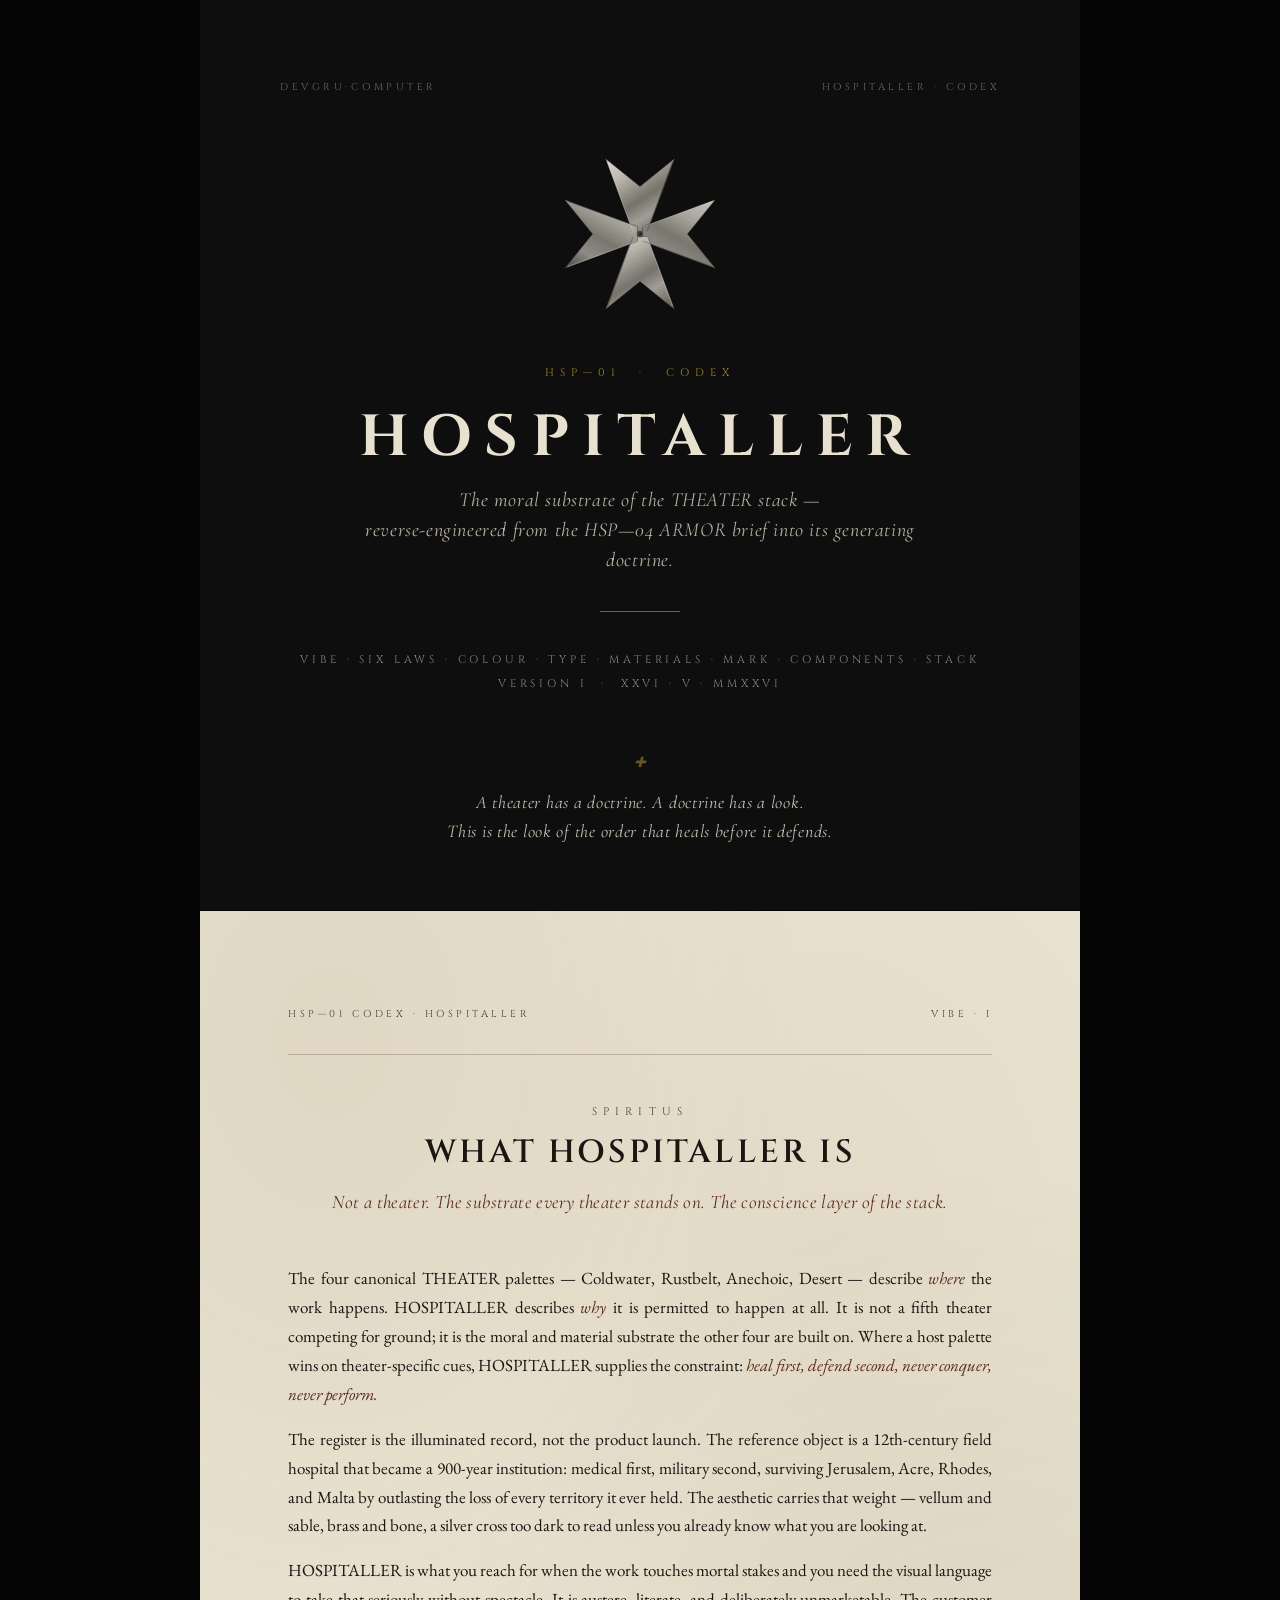
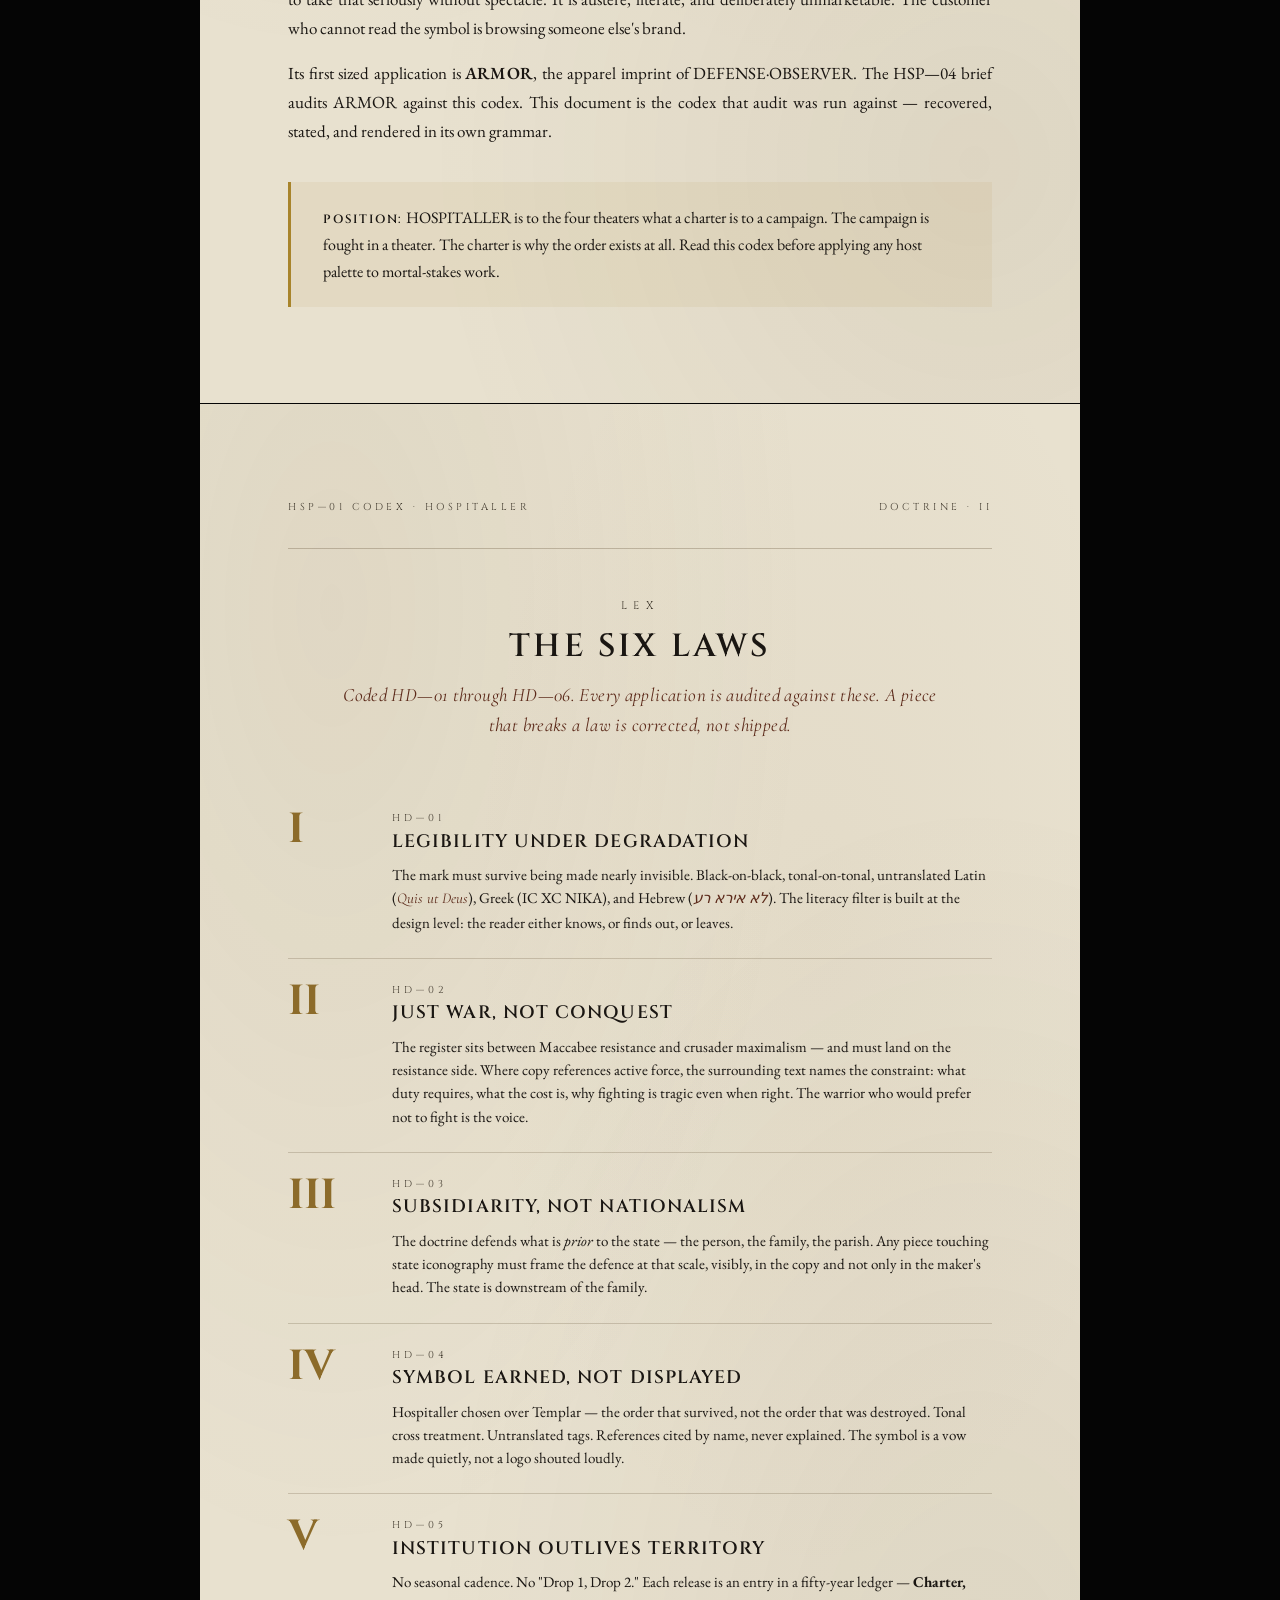
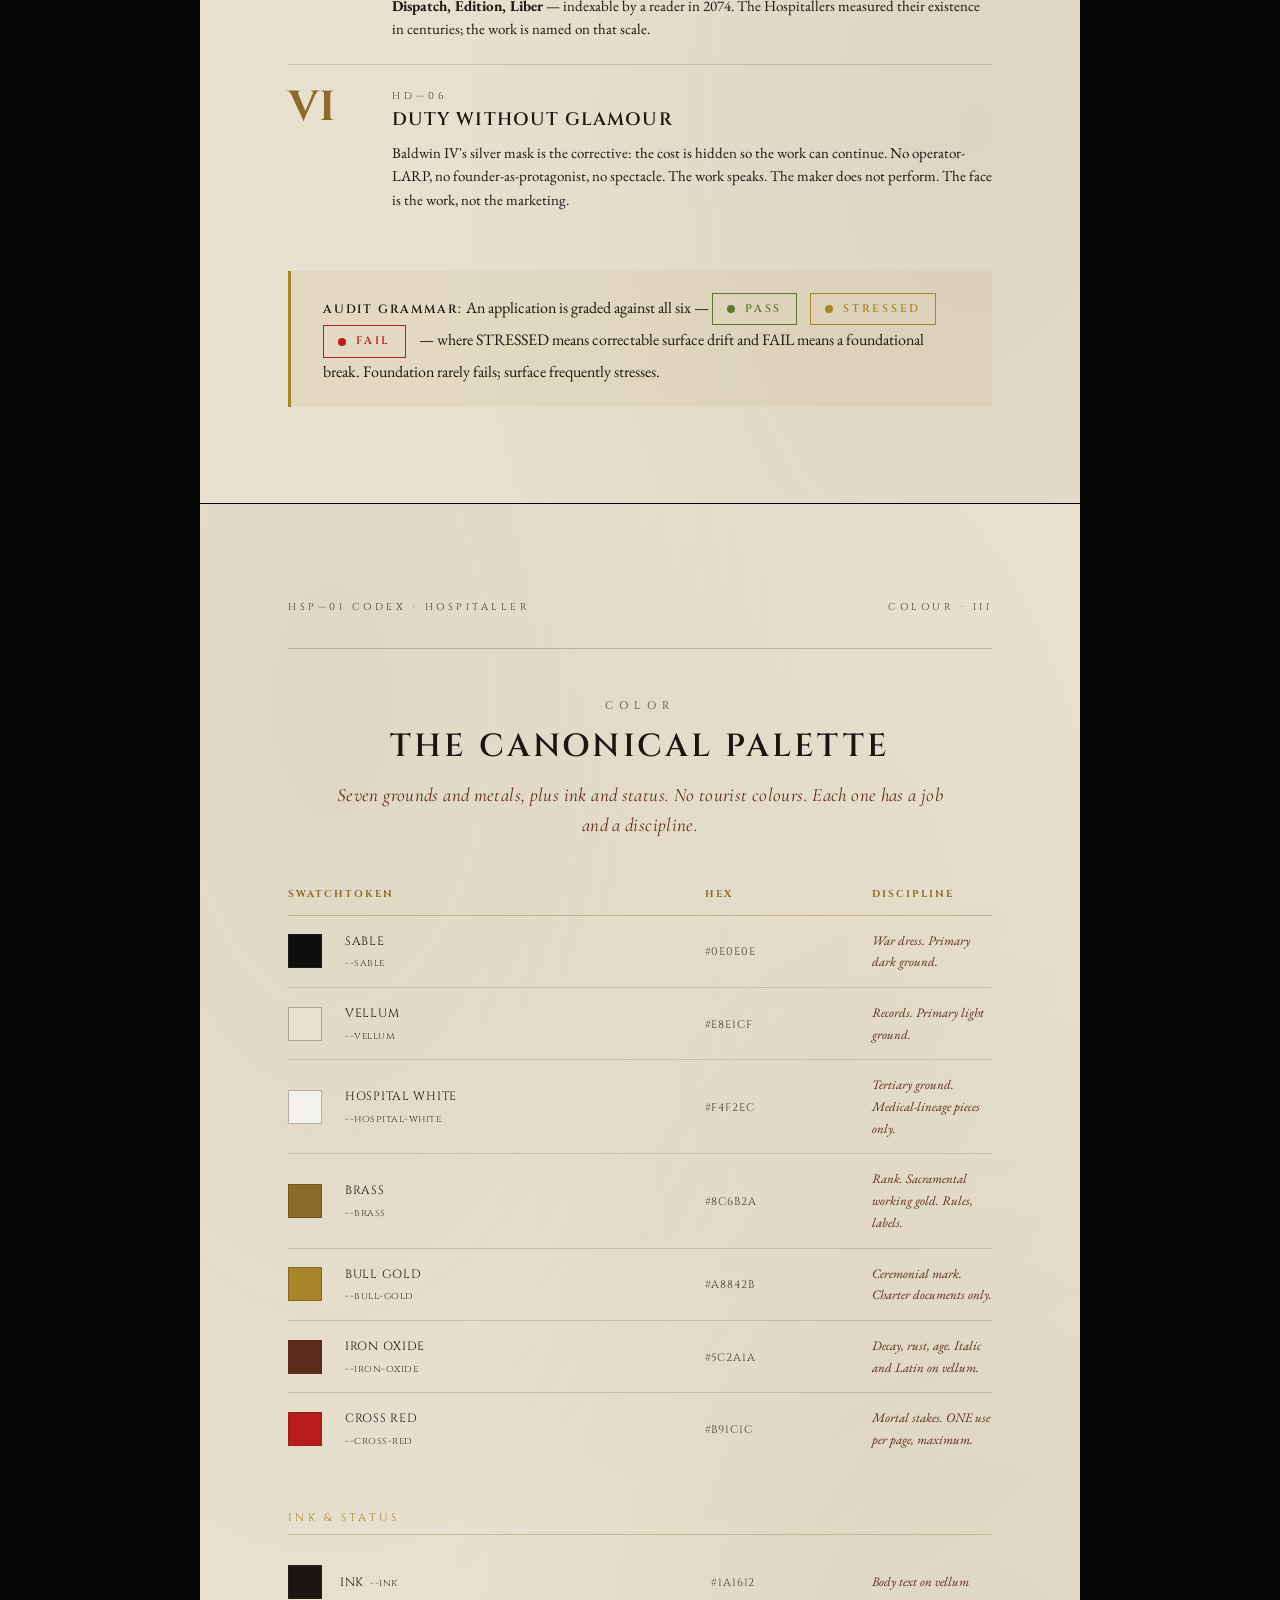
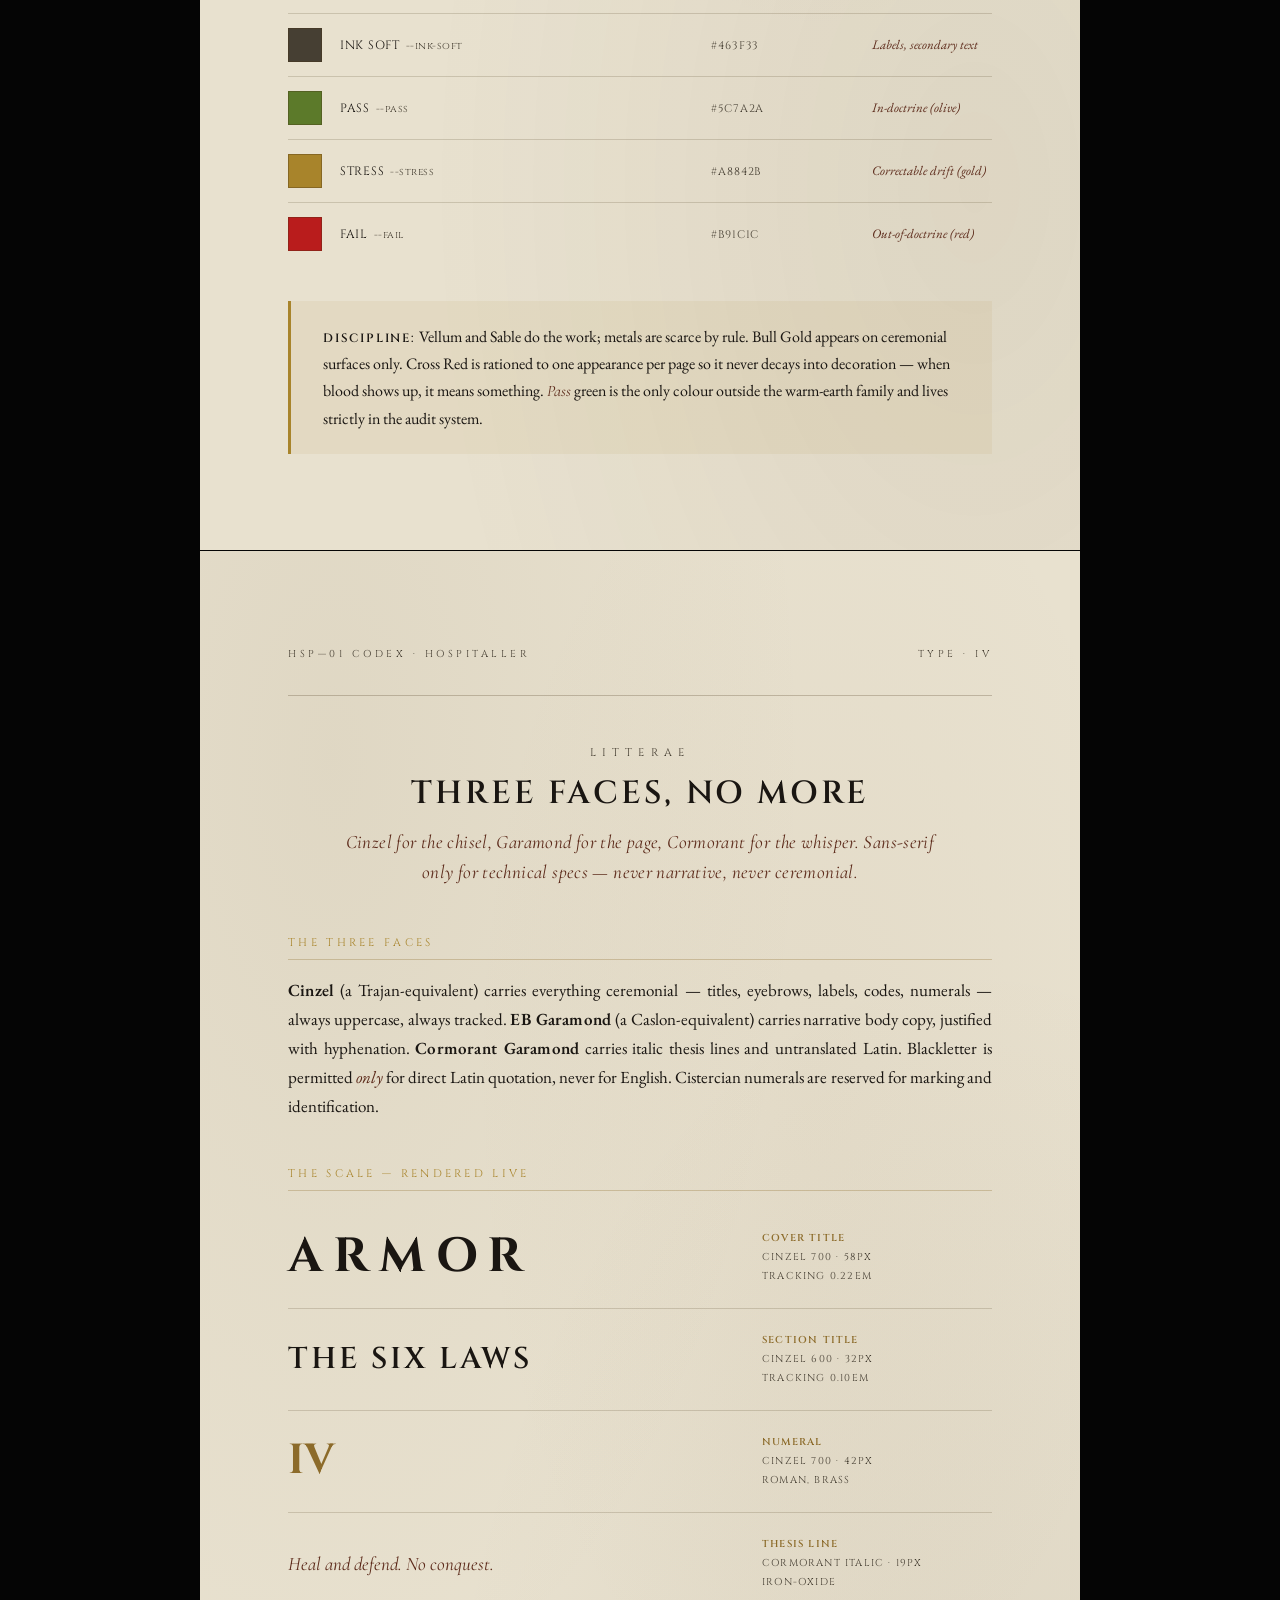
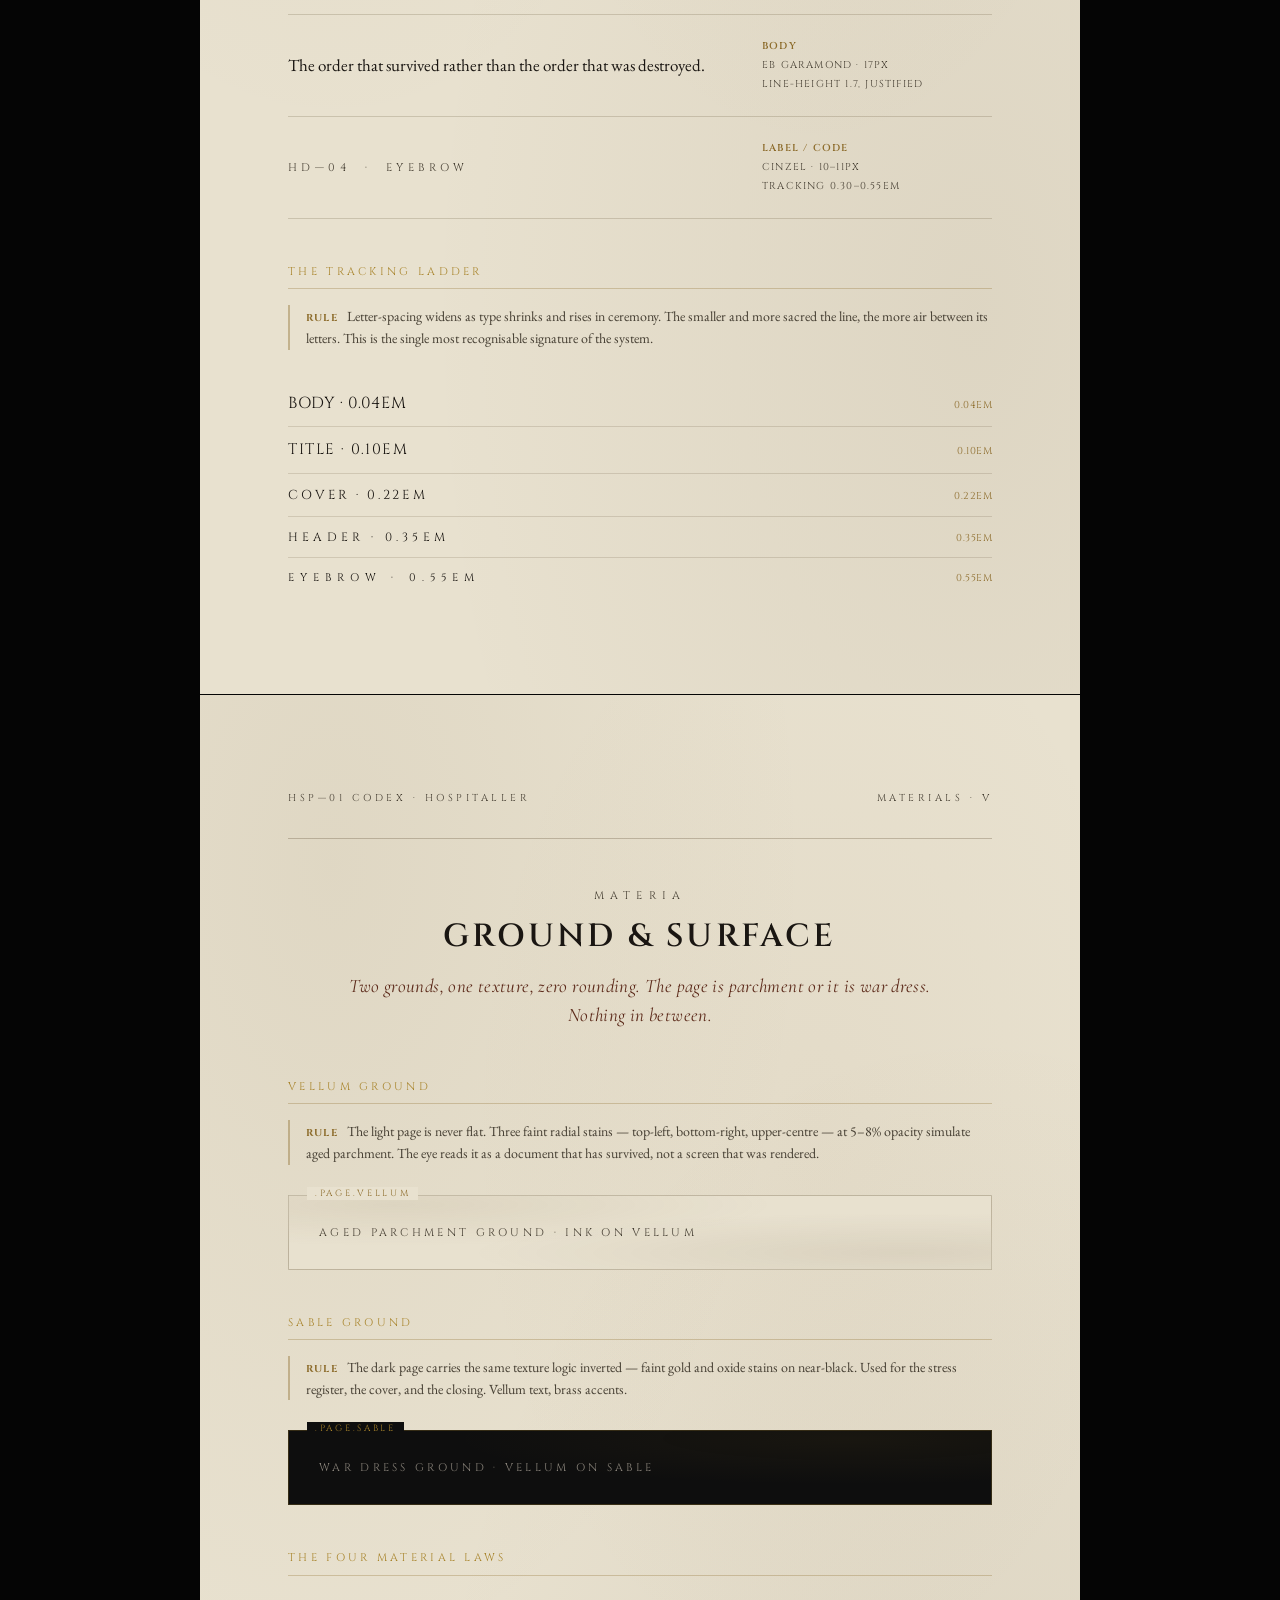
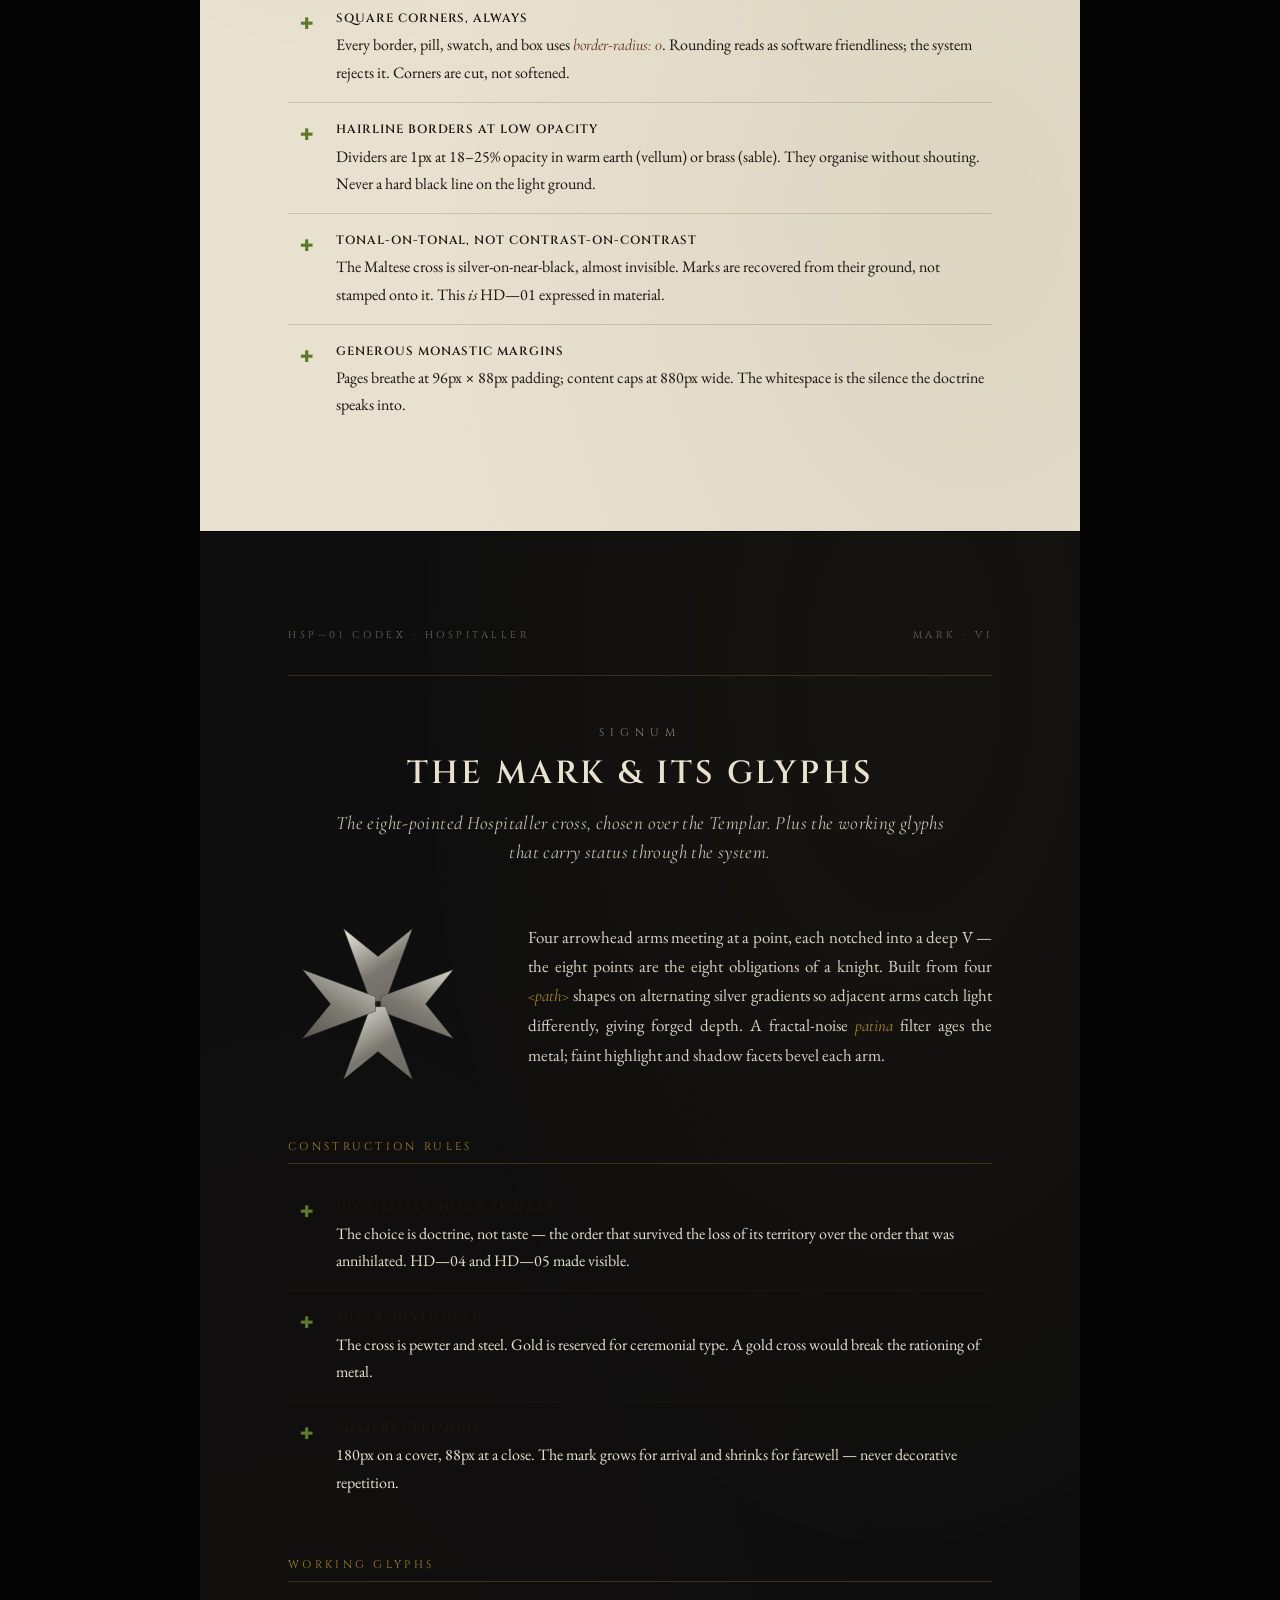
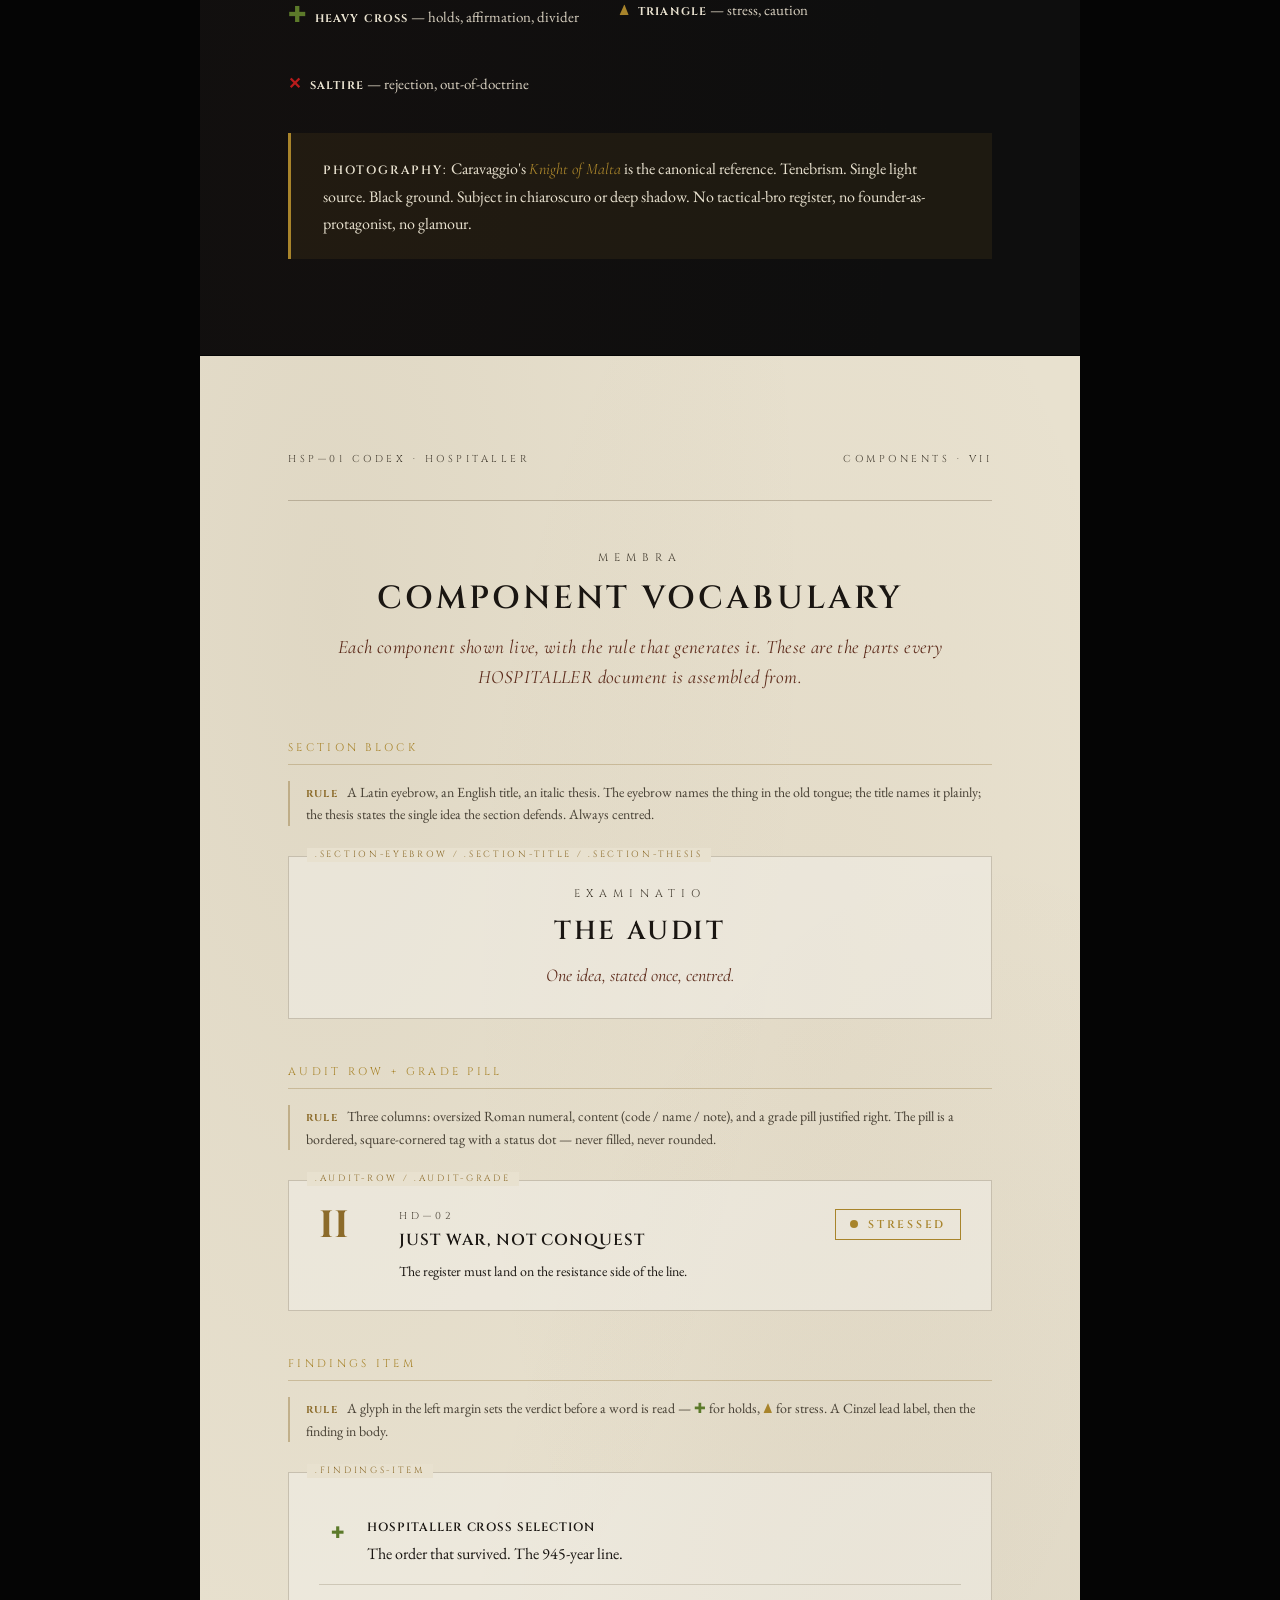
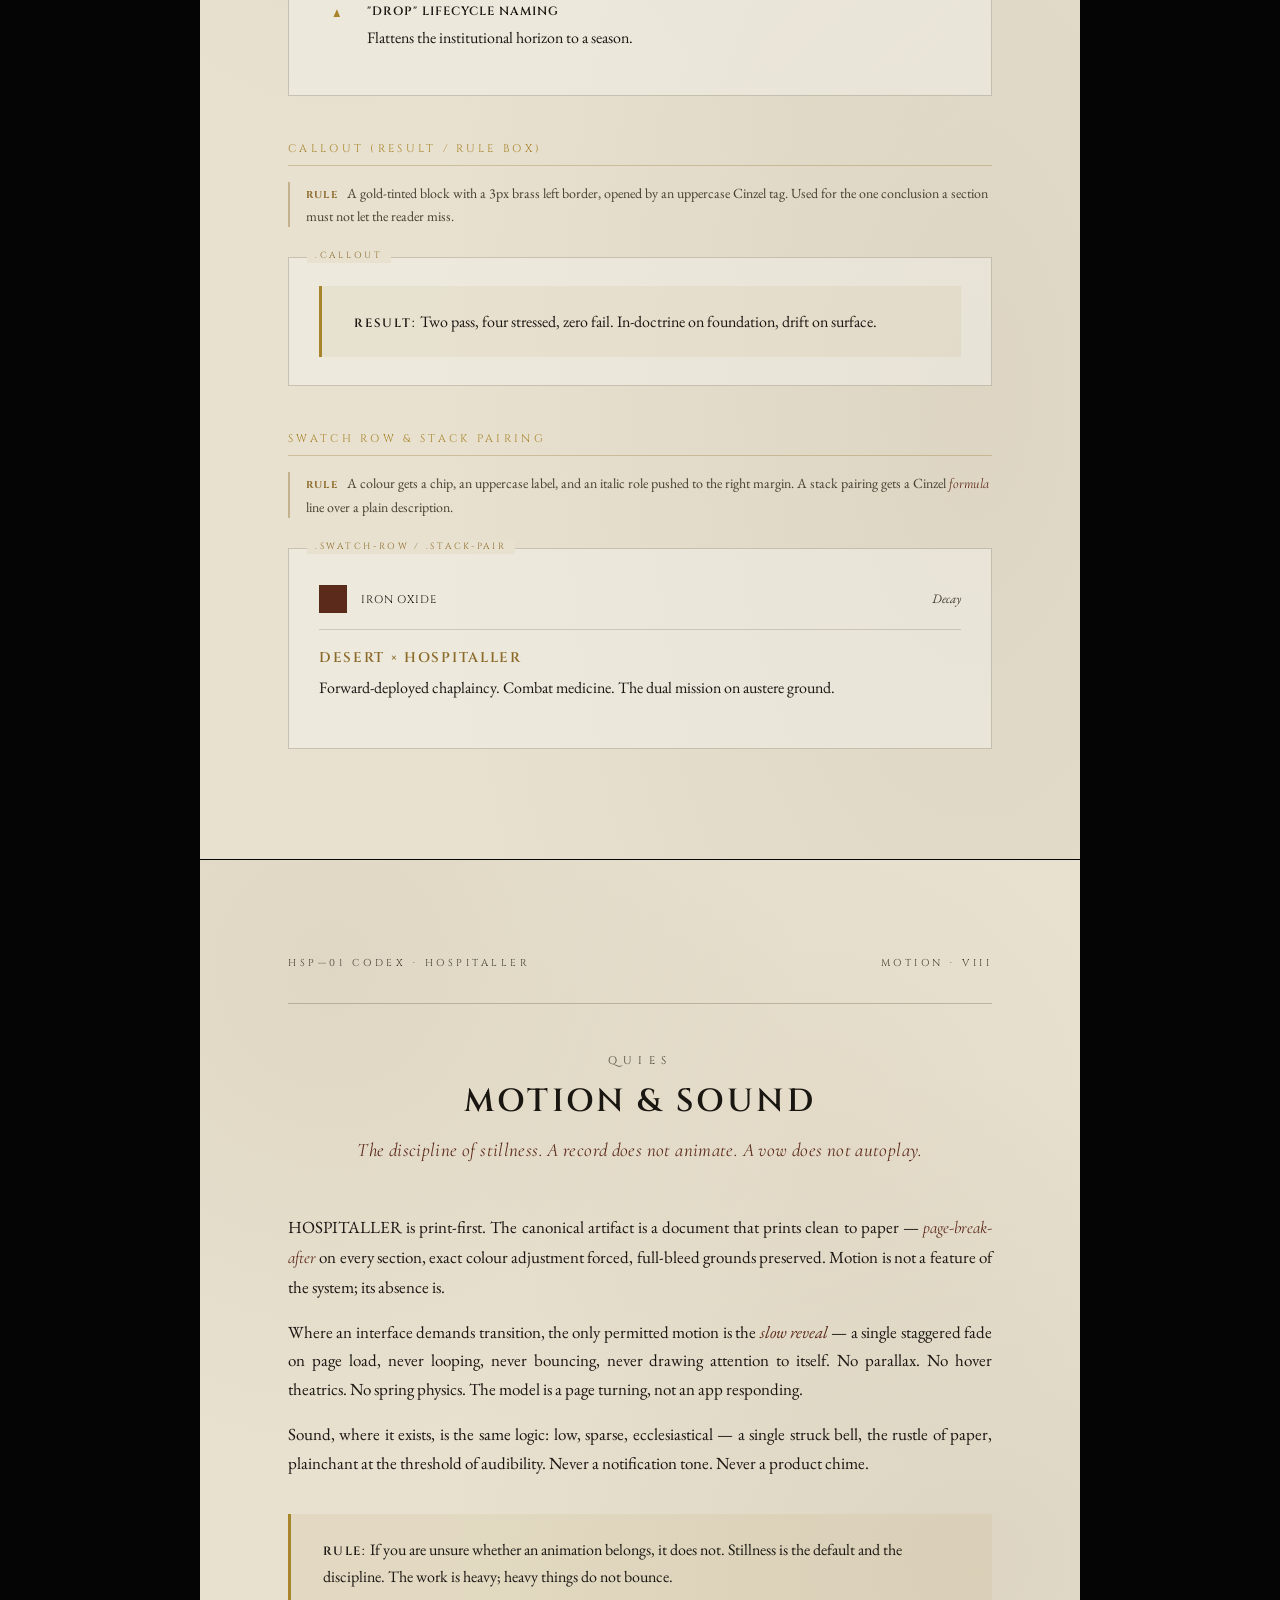
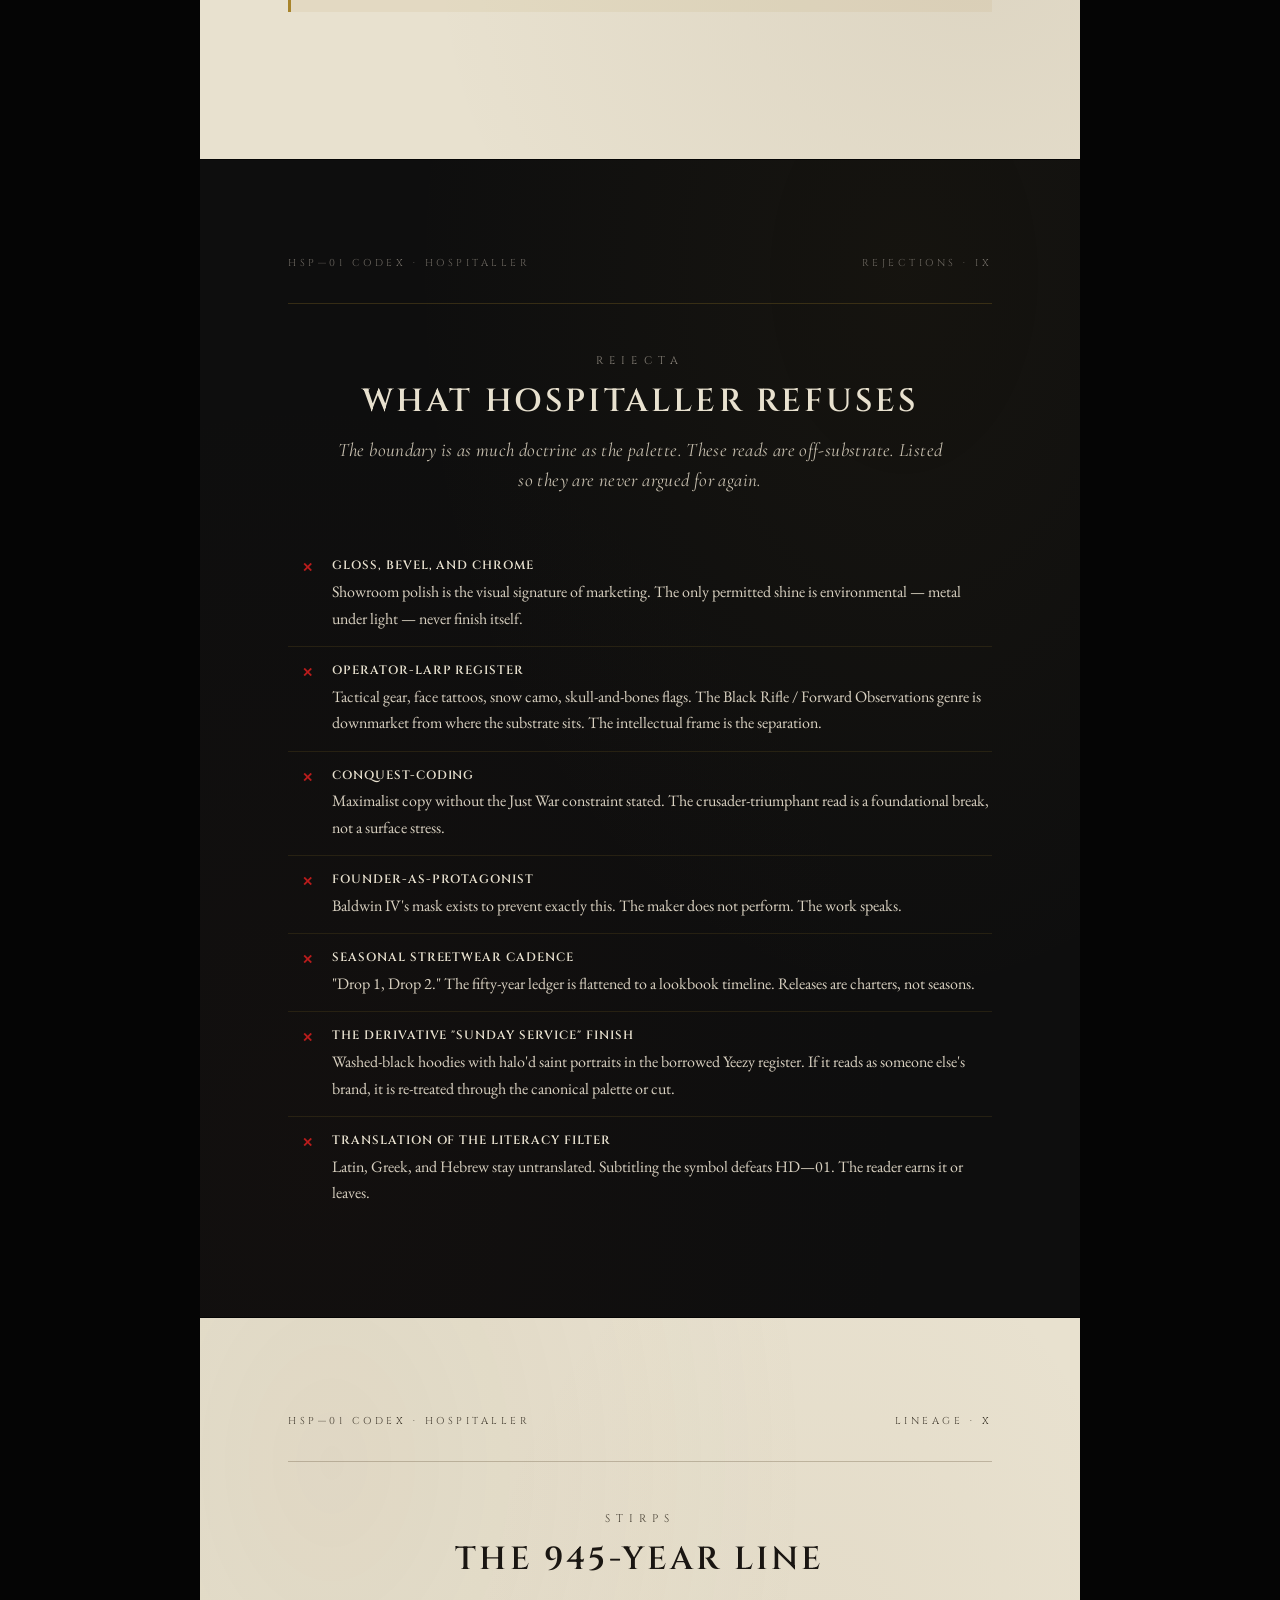
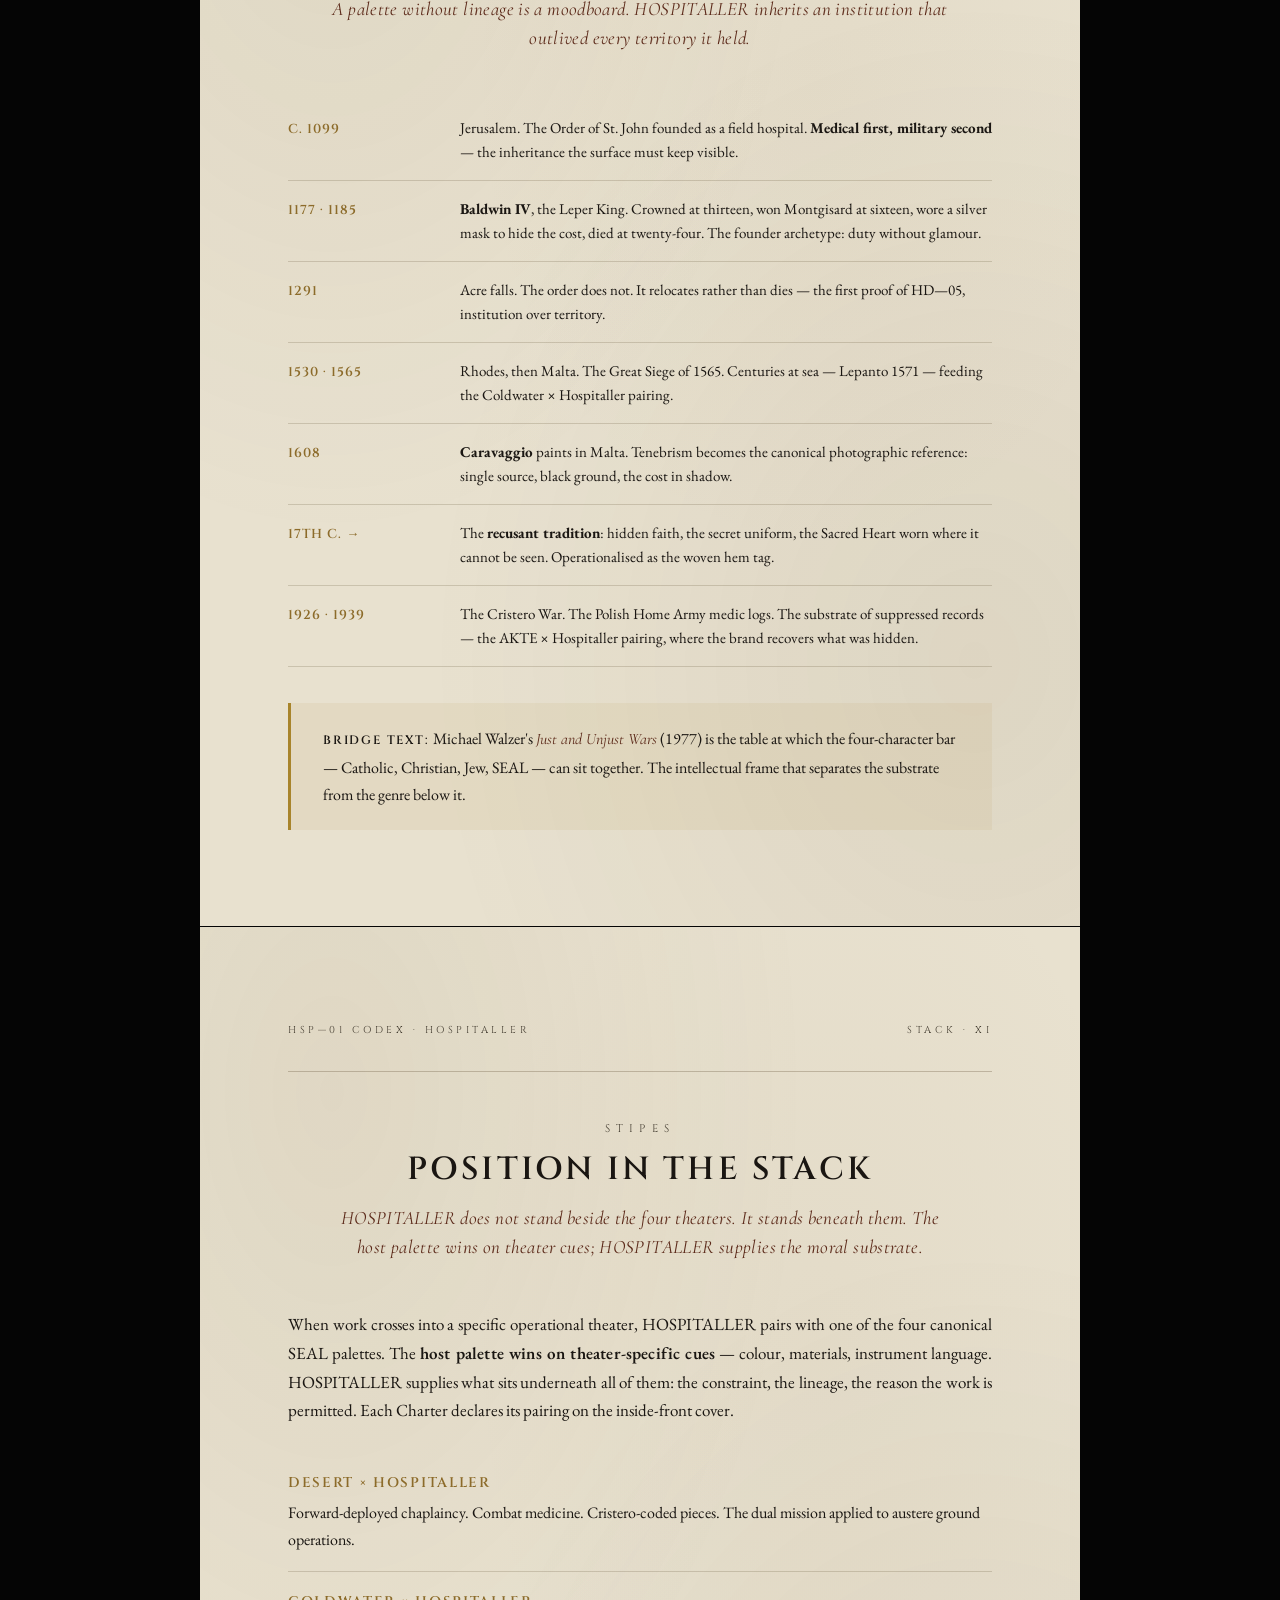
<file: public/library/hospitaller-codex.html>
<!DOCTYPE html>
<html lang="en">
<head>
<meta charset="UTF-8">
<meta name="viewport" content="width=device-width, initial-scale=1.0">
<title>HSP—01 CODEX · HOSPITALLER</title>
<link rel="preconnect" href="https://fonts.googleapis.com">
<link rel="preconnect" href="https://fonts.gstatic.com" crossorigin>
<link href="https://fonts.googleapis.com/css2?family=Cinzel:wght@400;500;600;700&family=EB+Garamond:ital,wght@0,400;0,500;0,600;1,400;1,500&family=Cormorant+Garamond:ital,wght@0,300;0,400;0,500;1,400&display=swap" rel="stylesheet">
<style>
  :root {
    /* ——— CANONICAL GROUND ——— */
    --void:           #050505;  /* the dark behind the record */
    --sable:          #0E0E0E;  /* war dress — primary dark ground */
    --sable-2:        #1A1816;  /* raised dark surface */
    --vellum:         #E8E1CF;  /* records — primary light ground */
    --vellum-2:       #DDD4BC;  /* aged vellum, secondary light */
    --hospital-white: #F4F2EC;  /* medical-lineage tertiary ground */

    /* ——— SACRAMENTAL METAL ——— */
    --brass:          #8C6B2A;  /* rank · sacramental working gold */
    --bull-gold:      #A8842B;  /* ceremonial mark — charters only */

    /* ——— BLOOD & DECAY ——— */
    --iron-oxide:     #5C2A1A;  /* rust, decay, age */
    --cross-red:      #B91C1C;  /* mortal stakes — ONE use per page */

    /* ——— INK ——— */
    --ink:            #1A1612;  /* body text on vellum */
    --ink-soft:       #463F33;  /* secondary text, labels */

    /* ——— STATUS (audit) ——— */
    --pass:           #5C7A2A;  /* in-doctrine */
    --stress:         #A8842B;  /* drift, correctable */
    --fail:           #B91C1C;  /* out-of-doctrine */

    /* ——— INHERITED (ARMOR map-in, non-core) ——— */
    --union-blue:     #1E2F4A;  /* maps to Sable register for Americana */
  }

  * { box-sizing: border-box; margin: 0; padding: 0; }

  html, body {
    background: var(--void);
    font-family: 'EB Garamond', Garamond, 'Times New Roman', serif;
    color: var(--ink);
    font-size: 17px;
    line-height: 1.55;
    -webkit-font-smoothing: antialiased;
  }

  .codex { max-width: 880px; margin: 0 auto; }

  .page {
    min-height: 100vh;
    padding: 96px 88px;
    position: relative;
    page-break-after: always;
    border-bottom: 1px solid var(--void);
  }

  .page.vellum {
    background: var(--vellum);
    color: var(--ink);
    background-image:
      radial-gradient(ellipse at 15% 12%, rgba(120, 100, 60, 0.08), transparent 45%),
      radial-gradient(ellipse at 88% 78%, rgba(80, 60, 30, 0.07), transparent 50%),
      radial-gradient(ellipse at 70% 30%, rgba(140, 110, 70, 0.05), transparent 40%);
  }

  .page.sable {
    background: var(--sable);
    color: var(--vellum);
    background-image:
      radial-gradient(ellipse at 80% 10%, rgba(168, 132, 43, 0.05), transparent 50%),
      radial-gradient(ellipse at 12% 88%, rgba(92, 42, 26, 0.06), transparent 55%);
  }

  /* ============ COVER ============ */
  .cover {
    background: var(--sable);
    color: var(--vellum);
    display: flex;
    flex-direction: column;
    justify-content: space-between;
    align-items: center;
    padding: 80px 80px 64px;
    min-height: 100vh;
  }

  .cover-header {
    width: 100%;
    display: flex;
    justify-content: space-between;
    font-family: 'Cinzel', serif;
    font-size: 10px;
    letter-spacing: 0.35em;
    color: #6E6962;
    text-transform: uppercase;
  }

  .cover-cross { margin-top: 48px; width: 180px; height: 180px; }

  .cover-title-block { text-align: center; margin-top: 40px; }

  .cover-doc-code {
    font-family: 'Cinzel', serif;
    font-size: 11px;
    letter-spacing: 0.55em;
    color: var(--bull-gold);
    text-transform: uppercase;
    margin-bottom: 28px;
  }

  .cover-title {
    font-family: 'Cinzel', serif;
    font-weight: 700;
    font-size: 58px;
    letter-spacing: 0.22em;
    color: var(--vellum);
    text-transform: uppercase;
    line-height: 1;
    margin-bottom: 18px;
  }

  .cover-subtitle {
    font-family: 'Cormorant Garamond', serif;
    font-style: italic;
    font-size: 20px;
    color: #B8B0A0;
    letter-spacing: 0.03em;
    max-width: 560px;
    margin: 0 auto;
    line-height: 1.5;
  }

  .cover-rule { width: 80px; height: 1px; background: var(--bull-gold); margin: 36px auto; opacity: 0.7; }

  .cover-meta {
    text-align: center;
    font-family: 'Cinzel', serif;
    font-size: 11px;
    letter-spacing: 0.35em;
    color: #8A847B;
    text-transform: uppercase;
    line-height: 2.2;
  }

  .cover-thesis {
    margin-top: auto;
    padding-top: 56px;
    text-align: center;
    font-family: 'Cormorant Garamond', serif;
    font-style: italic;
    font-size: 18px;
    color: #C8C0B0;
    letter-spacing: 0.04em;
    max-width: 520px;
    line-height: 1.6;
  }

  .cover-thesis::before {
    content: "✚";
    display: block;
    color: var(--bull-gold);
    font-size: 14px;
    margin-bottom: 14px;
    opacity: 0.6;
  }

  /* ============ PAGE HEADER + SECTION ============ */
  .page-header {
    display: flex;
    justify-content: space-between;
    align-items: baseline;
    font-family: 'Cinzel', serif;
    font-size: 10px;
    letter-spacing: 0.35em;
    color: var(--ink-soft);
    text-transform: uppercase;
    padding-bottom: 32px;
    border-bottom: 1px solid rgba(70, 50, 20, 0.25);
    margin-bottom: 48px;
  }

  .sable .page-header { color: #6E6962; border-bottom-color: rgba(168, 132, 43, 0.25); }

  .section-eyebrow {
    font-family: 'Cinzel', serif;
    font-size: 11px;
    letter-spacing: 0.55em;
    color: var(--ink-soft);
    text-transform: uppercase;
    text-align: center;
    margin-bottom: 14px;
  }

  .sable .section-eyebrow { color: #8A847B; }

  .section-title {
    font-family: 'Cinzel', serif;
    font-size: 32px;
    letter-spacing: 0.1em;
    font-weight: 600;
    text-transform: uppercase;
    text-align: center;
    margin-bottom: 14px;
    line-height: 1.2;
  }

  .section-thesis {
    text-align: center;
    font-family: 'Cormorant Garamond', serif;
    font-style: italic;
    font-size: 19px;
    color: var(--iron-oxide);
    margin-bottom: 48px;
    letter-spacing: 0.02em;
    max-width: 620px;
    margin-left: auto;
    margin-right: auto;
    line-height: 1.55;
  }

  .sable .section-thesis { color: #C8C0B0; }

  .body p { margin-bottom: 16px; font-size: 17px; line-height: 1.7; text-align: justify; hyphens: auto; }
  .body em { font-style: italic; color: var(--iron-oxide); }
  .sable .body em { color: var(--bull-gold); }
  .body strong { font-weight: 600; letter-spacing: 0.01em; }
  .latin { font-family: 'Cormorant Garamond', serif; font-style: italic; color: var(--iron-oxide); }
  .sable .latin { color: var(--bull-gold); }

  /* sub-heading inside a section */
  .sub-eyebrow {
    font-family: 'Cinzel', serif;
    font-size: 11px;
    letter-spacing: 0.3em;
    color: var(--bull-gold);
    text-transform: uppercase;
    margin: 44px 0 16px;
    padding-bottom: 8px;
    border-bottom: 1px solid rgba(140, 107, 42, 0.3);
  }

  /* ============ THE SIX LAWS (pillar pattern, stated as doctrine) ============ */
  .law-list { list-style: none; }
  .law-row {
    padding: 24px 0;
    border-bottom: 1px solid rgba(70, 50, 20, 0.2);
    display: grid;
    grid-template-columns: 80px 1fr;
    gap: 24px;
    align-items: start;
  }
  .law-row:last-child { border-bottom: none; }
  .law-numeral {
    font-family: 'Cinzel', serif;
    font-weight: 700;
    font-size: 42px;
    color: var(--brass);
    line-height: 0.9;
  }
  .law-content .code {
    font-family: 'Cinzel', serif;
    font-size: 10px;
    letter-spacing: 0.4em;
    color: var(--ink-soft);
    text-transform: uppercase;
    margin-bottom: 4px;
  }
  .law-content .name {
    font-family: 'Cinzel', serif;
    font-weight: 600;
    font-size: 18px;
    letter-spacing: 0.06em;
    text-transform: uppercase;
    margin-bottom: 10px;
    line-height: 1.25;
  }
  .law-content .note { font-size: 15px; line-height: 1.55; color: var(--ink); }

  /* ============ CALLOUT (result / rule box) ============ */
  .callout {
    margin-top: 36px;
    padding: 22px 32px;
    background: rgba(168, 132, 43, 0.08);
    border-left: 3px solid var(--bull-gold);
    font-size: 16px;
    line-height: 1.7;
  }
  .sable .callout { background: rgba(168, 132, 43, 0.10); }
  .callout .tag {
    font-family: 'Cinzel', serif;
    font-size: 12px;
    letter-spacing: 0.15em;
    text-transform: uppercase;
    font-weight: 600;
  }

  /* ============ TOKEN TABLE (colour) ============ */
  .token-table { width: 100%; border-collapse: collapse; margin: 8px 0 4px; }
  .token-table th {
    font-family: 'Cinzel', serif;
    font-size: 10px;
    letter-spacing: 0.2em;
    text-transform: uppercase;
    color: var(--brass);
    text-align: left;
    padding: 0 0 12px;
    border-bottom: 1px solid rgba(140, 107, 42, 0.35);
  }
  .token-table td {
    padding: 14px 0;
    border-bottom: 1px solid rgba(70, 50, 20, 0.18);
    vertical-align: middle;
    font-size: 14px;
  }
  .token-table tr:last-child td { border-bottom: none; }
  .tok-swatch {
    width: 34px; height: 34px;
    border: 1px solid rgba(70, 50, 20, 0.35);
    display: inline-block;
    vertical-align: middle;
  }
  .tok-name {
    font-family: 'Cinzel', serif;
    font-size: 12px;
    letter-spacing: 0.06em;
    text-transform: uppercase;
    color: var(--ink);
  }
  .tok-var {
    font-family: 'Cinzel', serif;
    font-size: 10px;
    letter-spacing: 0.05em;
    color: var(--ink-soft);
    text-transform: lowercase;
  }
  .tok-hex {
    font-family: 'Cinzel', serif;
    font-size: 11px;
    letter-spacing: 0.08em;
    color: var(--ink-soft);
  }
  .tok-role { font-style: italic; font-size: 13px; color: var(--iron-oxide); }
  .col-w { width: 52px; } .col-r { width: 120px; }

  /* ============ TYPE SPECIMENS ============ */
  .type-spec {
    display: grid;
    grid-template-columns: 1fr 230px;
    gap: 28px;
    padding: 22px 0;
    border-bottom: 1px solid rgba(70, 50, 20, 0.18);
    align-items: center;
  }
  .type-spec:last-child { border-bottom: none; }
  .type-meta {
    font-family: 'Cinzel', serif;
    font-size: 10px;
    letter-spacing: 0.12em;
    text-transform: uppercase;
    color: var(--ink-soft);
    line-height: 1.9;
  }
  .type-meta b { color: var(--brass); font-weight: 600; }
  .spec-display { font-family: 'Cinzel', serif; font-weight: 700; text-transform: uppercase; color: var(--ink); }

  /* tracking ladder */
  .ladder-row {
    display: flex; justify-content: space-between; align-items: baseline;
    padding: 11px 0; border-bottom: 1px solid rgba(70, 50, 20, 0.15);
    font-family: 'Cinzel', serif; text-transform: uppercase; color: var(--ink);
  }
  .ladder-row:last-child { border-bottom: none; }
  .ladder-val { font-size: 10px; letter-spacing: 0.05em; color: var(--brass); }

  /* ============ COMPONENT DEMO FRAME ============ */
  .demo {
    border: 1px solid rgba(70, 50, 20, 0.22);
    background: rgba(244, 242, 236, 0.5);
    padding: 28px 30px;
    margin: 4px 0 14px;
    position: relative;
  }
  .demo-tag {
    position: absolute; top: -9px; left: 18px;
    background: var(--vellum);
    font-family: 'Cinzel', serif; font-size: 9px; letter-spacing: 0.3em;
    text-transform: uppercase; color: var(--brass);
    padding: 0 8px;
  }
  .rule-note {
    font-size: 14px; line-height: 1.6; color: var(--ink-soft);
    margin-bottom: 30px;
    padding-left: 16px; border-left: 2px solid rgba(140, 107, 42, 0.4);
  }
  .rule-note b {
    font-family: 'Cinzel', serif; font-size: 10px; letter-spacing: 0.12em;
    text-transform: uppercase; color: var(--brass); display: inline;
  }

  /* live grade pills (from source) */
  .audit-grade {
    display: inline-flex; align-items: center; gap: 10px;
    padding: 6px 14px; border-radius: 0; border: 1px solid;
    font-family: 'Cinzel', serif; font-size: 11px; letter-spacing: 0.25em;
    font-weight: 600; text-transform: uppercase; background: transparent;
    white-space: nowrap; margin-right: 10px;
  }
  .audit-grade::before { content: ""; width: 8px; height: 8px; border-radius: 50%; display: inline-block; }
  .audit-grade.pass { color: var(--pass); border-color: var(--pass); }
  .audit-grade.pass::before { background: var(--pass); }
  .audit-grade.stress { color: var(--stress); border-color: var(--stress); }
  .audit-grade.stress::before { background: var(--stress); }
  .audit-grade.fail { color: var(--fail); border-color: var(--fail); }
  .audit-grade.fail::before { background: var(--fail); }

  /* live findings (from source) */
  .findings-list { list-style: none; }
  .findings-item {
    padding: 16px 0 16px 48px;
    border-bottom: 1px solid rgba(70, 50, 20, 0.18);
    position: relative; font-size: 16px; line-height: 1.7;
  }
  .findings-item:last-child { border-bottom: none; }
  .findings-item.holds::before { content: "✚"; position: absolute; left: 12px; top: 18px; color: var(--pass); font-size: 16px; }
  .findings-item.stress::before { content: "▲"; position: absolute; left: 14px; top: 19px; color: var(--stress); font-size: 11px; }
  .findings-item .lead {
    font-family: 'Cinzel', serif; font-weight: 600; font-size: 12px;
    letter-spacing: 0.08em; text-transform: uppercase; color: var(--ink);
    display: block; margin-bottom: 3px;
  }

  /* live swatch-row + stack-pair (from source) */
  .swatch-row { display: flex; align-items: center; gap: 14px; padding: 8px 0; font-size: 14px; }
  .swatch { width: 28px; height: 28px; flex-shrink: 0; border: 1px solid rgba(70, 50, 20, 0.3); }
  .swatch-label { font-family: 'Cinzel', serif; font-size: 11px; letter-spacing: 0.08em; text-transform: uppercase; color: var(--ink); }
  .swatch-note { font-family: 'EB Garamond', serif; font-style: italic; font-size: 13px; color: var(--ink-soft); margin-left: auto; }

  .stack-pair { padding: 18px 0; border-bottom: 1px solid rgba(70, 50, 20, 0.18); font-size: 16px; line-height: 1.65; }
  .stack-pair:last-child { border-bottom: none; }
  .stack-formula {
    font-family: 'Cinzel', serif; font-weight: 600; font-size: 14px;
    letter-spacing: 0.12em; color: var(--brass); text-transform: uppercase; margin-bottom: 6px;
  }

  /* mini section header used inside the demo */
  .mini-header {
    display: flex; justify-content: space-between; align-items: baseline;
    font-family: 'Cinzel', serif; font-size: 9px; letter-spacing: 0.3em;
    color: var(--ink-soft); text-transform: uppercase;
    padding-bottom: 14px; border-bottom: 1px solid rgba(70, 50, 20, 0.25);
  }

  /* rejection list */
  .reject-item {
    padding: 14px 0 14px 44px; position: relative;
    border-bottom: 1px solid rgba(168, 132, 43, 0.15);
    font-size: 16px; line-height: 1.65; color: #D8D0C0;
  }
  .reject-item:last-child { border-bottom: none; }
  .reject-item::before {
    content: "✕"; position: absolute; left: 14px; top: 15px;
    color: var(--cross-red); font-size: 13px; font-weight: 700;
  }
  .reject-item .lead {
    font-family: 'Cinzel', serif; font-weight: 600; font-size: 12px;
    letter-spacing: 0.08em; text-transform: uppercase; color: var(--vellum);
    display: block; margin-bottom: 3px;
  }

  /* lineage timeline */
  .lineage-row {
    display: grid; grid-template-columns: 150px 1fr; gap: 22px;
    padding: 16px 0; border-bottom: 1px solid rgba(70, 50, 20, 0.18);
    align-items: baseline;
  }
  .lineage-row:last-child { border-bottom: none; }
  .lineage-when {
    font-family: 'Cinzel', serif; font-size: 13px; letter-spacing: 0.08em;
    text-transform: uppercase; color: var(--brass); font-weight: 600;
  }
  .lineage-what { font-size: 15px; line-height: 1.6; }

  /* ============ CLOSING ============ */
  .closing {
    background: var(--sable); color: var(--vellum);
    display: flex; flex-direction: column; justify-content: space-between;
    align-items: center; padding: 96px 88px 80px; min-height: 100vh;
  }
  .closing-header {
    width: 100%; display: flex; justify-content: space-between;
    font-family: 'Cinzel', serif; font-size: 10px; letter-spacing: 0.35em;
    color: #6E6962; text-transform: uppercase;
  }
  .closing-center { flex: 1; display: flex; flex-direction: column; align-items: center; justify-content: center; margin: 64px 0; }
  .closing-cross { width: 88px; height: 88px; margin-bottom: 48px; opacity: 0.85; }
  .closing-thesis {
    text-align: center; font-family: 'Cinzel', serif; font-weight: 500;
    font-size: 22px; letter-spacing: 0.18em; text-transform: uppercase;
    color: var(--vellum); line-height: 1.9; max-width: 580px;
  }
  .closing-thesis-extended {
    margin-top: 24px; font-family: 'Cormorant Garamond', serif; font-style: italic;
    font-size: 17px; color: #B8B0A0; letter-spacing: 0.04em; text-transform: none;
    line-height: 1.7; max-width: 480px;
  }
  .closing-rule { width: 60px; height: 1px; background: var(--bull-gold); margin: 48px auto; opacity: 0.7; }
  .closing-signature {
    text-align: center; font-family: 'Cinzel', serif; font-size: 11px;
    letter-spacing: 0.4em; color: #8A847B; text-transform: uppercase; line-height: 2.4;
  }
  .closing-signature .name {
    font-family: 'Cormorant Garamond', serif; font-style: italic; font-size: 18px;
    color: var(--vellum); letter-spacing: 0.06em; text-transform: none; display: block; margin-bottom: 8px;
  }
  .closing-final {
    margin-top: auto; text-align: center; font-family: 'Cinzel', serif;
    font-size: 9px; letter-spacing: 0.5em; color: #5A5550; text-transform: uppercase;
  }

  @media print {
    body { background: white; }
    .codex { max-width: none; }
    .page { min-height: auto; padding: 50px 50px; page-break-after: always; }
    .cover, .closing, .sable { -webkit-print-color-adjust: exact; print-color-adjust: exact; }
  }
</style>
</head>
<body>

<article class="codex">

  <!-- ============ COVER ============ -->
  <section class="page cover">
    <header class="cover-header">
      <span>DEVGRU·COMPUTER</span>
      <span>HOSPITALLER · CODEX</span>
    </header>

    <svg class="cover-cross" viewBox="-110 -110 220 220" xmlns="http://www.w3.org/2000/svg" aria-label="Hospitaller Cross">
      <defs>
        <linearGradient id="silverArm" x1="20%" y1="0%" x2="80%" y2="100%">
          <stop offset="0%" stop-color="#DCD8CE"/><stop offset="20%" stop-color="#C2BEB5"/>
          <stop offset="45%" stop-color="#8E8B82"/><stop offset="55%" stop-color="#7A7770"/>
          <stop offset="75%" stop-color="#A6A299"/><stop offset="100%" stop-color="#6E6B64"/>
        </linearGradient>
        <linearGradient id="silverArmAlt" x1="80%" y1="0%" x2="20%" y2="100%">
          <stop offset="0%" stop-color="#C8C5BC"/><stop offset="30%" stop-color="#A8A59C"/>
          <stop offset="55%" stop-color="#7E7B73"/><stop offset="80%" stop-color="#92908A"/>
          <stop offset="100%" stop-color="#5E5C56"/>
        </linearGradient>
        <filter id="patina" x="-2%" y="-2%" width="104%" height="104%">
          <feTurbulence type="fractalNoise" baseFrequency="1.4" numOctaves="3" seed="11" result="noise"/>
          <feColorMatrix in="noise" type="matrix" values="0 0 0 0 0  0 0 0 0 0  0 0 0 0 0  0 0 0 0.14 0" result="darkNoise"/>
          <feComposite in="darkNoise" in2="SourceGraphic" operator="in" result="patinaMasked"/>
          <feMerge><feMergeNode in="SourceGraphic"/><feMergeNode in="patinaMasked"/></feMerge>
        </filter>
      </defs>
      <g filter="url(#patina)" stroke="#3A3833" stroke-width="0.6" stroke-linejoin="miter">
        <path d="M -9,-3 L -42,-92 L 0,-58 L 42,-92 L 9,-3 Z" fill="url(#silverArm)"/>
        <path d="M 3,-9 L 92,-42 L 58,0 L 92,42 L 3,9 Z" fill="url(#silverArmAlt)"/>
        <path d="M 9,3 L 42,92 L 0,58 L -42,92 L -9,3 Z" fill="url(#silverArm)"/>
        <path d="M -3,9 L -92,42 L -58,0 L -92,-42 L -3,-9 Z" fill="url(#silverArmAlt)"/>
      </g>
      <g fill="#EFECE2" opacity="0.32" pointer-events="none">
        <path d="M -9,-3 L -41,-89 L -39,-88 L -8,-3 Z"/>
        <path d="M 3,-9 L 89,-41 L 88,-39 L 3,-8 Z"/>
        <path d="M 9,3 L 41,89 L 39,88 L 8,3 Z"/>
        <path d="M -3,9 L -89,41 L -88,39 L -3,8 Z"/>
      </g>
      <g fill="#2A2825" opacity="0.4" pointer-events="none">
        <path d="M 9,-3 L 41,-89 L 39,-88 L 8,-3 Z"/>
        <path d="M 3,9 L 89,41 L 88,39 L 3,8 Z"/>
        <path d="M -9,3 L -41,89 L -39,88 L -8,3 Z"/>
        <path d="M -3,-9 L -89,-41 L -88,-39 L -3,-9 Z"/>
      </g>
      <circle cx="0" cy="0" r="5" fill="#6A6862" opacity="0.4"/>
      <circle cx="0" cy="0" r="3" fill="#3A3833" opacity="0.6"/>
      <circle cx="0" cy="0" r="1.2" fill="#0E0E0E" opacity="0.9"/>
      <circle cx="-0.8" cy="-0.8" r="0.5" fill="#D0CDC4" opacity="0.7"/>
    </svg>

    <div class="cover-title-block">
      <div class="cover-doc-code">HSP—01 &nbsp;·&nbsp; Codex</div>
      <h1 class="cover-title">Hospitaller</h1>
      <div class="cover-subtitle">
        The moral substrate of the THEATER stack — <br>reverse-engineered from the HSP—04 ARMOR brief into its generating doctrine.
      </div>
      <div class="cover-rule"></div>
      <div class="cover-meta">
        Vibe · Six Laws · Colour · Type · Materials · Mark · Components · Stack<br>
        Version I &nbsp;·&nbsp; XXVI · V · MMXXVI
      </div>
    </div>

    <div class="cover-thesis">
      A theater has a doctrine. A doctrine has a look.<br>
      This is the look of the order that heals before it defends.
    </div>
  </section>

  <!-- ============ I · VIBE ============ -->
  <section class="page vellum">
    <header class="page-header">
      <span>HSP—01 CODEX · HOSPITALLER</span>
      <span>Vibe · i</span>
    </header>

    <div class="section-eyebrow">Spiritus</div>
    <h2 class="section-title">What HOSPITALLER Is</h2>
    <div class="section-thesis">Not a theater. The substrate every theater stands on. The conscience layer of the stack.</div>

    <div class="body">
      <p>The four canonical THEATER palettes — Coldwater, Rustbelt, Anechoic, Desert — describe <em>where</em> the work happens. HOSPITALLER describes <em>why</em> it is permitted to happen at all. It is not a fifth theater competing for ground; it is the moral and material substrate the other four are built on. Where a host palette wins on theater-specific cues, HOSPITALLER supplies the constraint: <em>heal first, defend second, never conquer, never perform.</em></p>

      <p>The register is the illuminated record, not the product launch. The reference object is a 12th-century field hospital that became a 900-year institution: medical first, military second, surviving Jerusalem, Acre, Rhodes, and Malta by outlasting the loss of every territory it ever held. The aesthetic carries that weight — vellum and sable, brass and bone, a silver cross too dark to read unless you already know what you are looking at.</p>

      <p>HOSPITALLER is what you reach for when the work touches mortal stakes and you need the visual language to take that seriously without spectacle. It is austere, literate, and deliberately unmarketable. The customer who cannot read the symbol is browsing someone else's brand.</p>

      <p>Its first sized application is <strong>ARMOR</strong>, the apparel imprint of DEFENSE·OBSERVER. The HSP—04 brief audits ARMOR against this codex. This document is the codex that audit was run against — recovered, stated, and rendered in its own grammar.</p>
    </div>

    <div class="callout">
      <span class="tag">Position:</span> HOSPITALLER is to the four theaters what a charter is to a campaign. The campaign is fought in a theater. The charter is why the order exists at all. Read this codex before applying any host palette to mortal-stakes work.
    </div>
  </section>

  <!-- ============ II · THE SIX LAWS ============ -->
  <section class="page vellum">
    <header class="page-header">
      <span>HSP—01 CODEX · HOSPITALLER</span>
      <span>Doctrine · ii</span>
    </header>

    <div class="section-eyebrow">Lex</div>
    <h2 class="section-title">The Six Laws</h2>
    <div class="section-thesis">Coded HD—01 through HD—06. Every application is audited against these. A piece that breaks a law is corrected, not shipped.</div>

    <ol class="law-list">
      <li class="law-row">
        <div class="law-numeral">I</div>
        <div class="law-content">
          <div class="code">HD—01</div>
          <div class="name">Legibility under degradation</div>
          <div class="note">The mark must survive being made nearly invisible. Black-on-black, tonal-on-tonal, untranslated Latin (<span class="latin">Quis ut Deus</span>), Greek (IC XC NIKA), and Hebrew (<span class="latin">לא אירא רע</span>). The literacy filter is built at the design level: the reader either knows, or finds out, or leaves.</div>
        </div>
      </li>
      <li class="law-row">
        <div class="law-numeral">II</div>
        <div class="law-content">
          <div class="code">HD—02</div>
          <div class="name">Just War, not conquest</div>
          <div class="note">The register sits between Maccabee resistance and crusader maximalism — and must land on the resistance side. Where copy references active force, the surrounding text names the constraint: what duty requires, what the cost is, why fighting is tragic even when right. The warrior who would prefer not to fight is the voice.</div>
        </div>
      </li>
      <li class="law-row">
        <div class="law-numeral">III</div>
        <div class="law-content">
          <div class="code">HD—03</div>
          <div class="name">Subsidiarity, not nationalism</div>
          <div class="note">The doctrine defends what is <em>prior</em> to the state — the person, the family, the parish. Any piece touching state iconography must frame the defence at that scale, visibly, in the copy and not only in the maker's head. The state is downstream of the family.</div>
        </div>
      </li>
      <li class="law-row">
        <div class="law-numeral">IV</div>
        <div class="law-content">
          <div class="code">HD—04</div>
          <div class="name">Symbol earned, not displayed</div>
          <div class="note">Hospitaller chosen over Templar — the order that survived, not the order that was destroyed. Tonal cross treatment. Untranslated tags. References cited by name, never explained. The symbol is a vow made quietly, not a logo shouted loudly.</div>
        </div>
      </li>
      <li class="law-row">
        <div class="law-numeral">V</div>
        <div class="law-content">
          <div class="code">HD—05</div>
          <div class="name">Institution outlives territory</div>
          <div class="note">No seasonal cadence. No "Drop 1, Drop 2." Each release is an entry in a fifty-year ledger — <strong>Charter, Dispatch, Edition, Liber</strong> — indexable by a reader in 2074. The Hospitallers measured their existence in centuries; the work is named on that scale.</div>
        </div>
      </li>
      <li class="law-row">
        <div class="law-numeral">VI</div>
        <div class="law-content">
          <div class="code">HD—06</div>
          <div class="name">Duty without glamour</div>
          <div class="note">Baldwin IV's silver mask is the corrective: the cost is hidden so the work can continue. No operator-LARP, no founder-as-protagonist, no spectacle. The work speaks. The maker does not perform. The face is the work, not the marketing.</div>
        </div>
      </li>
    </ol>

    <div class="callout">
      <span class="tag">Audit grammar:</span> An application is graded against all six —
      <span class="audit-grade pass">Pass</span>
      <span class="audit-grade stress">Stressed</span>
      <span class="audit-grade fail">Fail</span>
      — where STRESSED means correctable surface drift and FAIL means a foundational break. Foundation rarely fails; surface frequently stresses.
    </div>
  </section>

  <!-- ============ III · COLOUR ============ -->
  <section class="page vellum">
    <header class="page-header">
      <span>HSP—01 CODEX · HOSPITALLER</span>
      <span>Colour · iii</span>
    </header>

    <div class="section-eyebrow">Color</div>
    <h2 class="section-title">The Canonical Palette</h2>
    <div class="section-thesis">Seven grounds and metals, plus ink and status. No tourist colours. Each one has a job and a discipline.</div>

    <table class="token-table">
      <thead>
        <tr><th class="col-w">Swatch</th><th>Token</th><th>Hex</th><th class="col-r">Discipline</th></tr>
      </thead>
      <tbody>
        <tr>
          <td><span class="tok-swatch" style="background:#0E0E0E"></span></td>
          <td><span class="tok-name">Sable</span><br><span class="tok-var">--sable</span></td>
          <td><span class="tok-hex">#0E0E0E</span></td>
          <td><span class="tok-role">War dress. Primary dark ground.</span></td>
        </tr>
        <tr>
          <td><span class="tok-swatch" style="background:#E8E1CF"></span></td>
          <td><span class="tok-name">Vellum</span><br><span class="tok-var">--vellum</span></td>
          <td><span class="tok-hex">#E8E1CF</span></td>
          <td><span class="tok-role">Records. Primary light ground.</span></td>
        </tr>
        <tr>
          <td><span class="tok-swatch" style="background:#F4F2EC"></span></td>
          <td><span class="tok-name">Hospital White</span><br><span class="tok-var">--hospital-white</span></td>
          <td><span class="tok-hex">#F4F2EC</span></td>
          <td><span class="tok-role">Tertiary ground. Medical-lineage pieces only.</span></td>
        </tr>
        <tr>
          <td><span class="tok-swatch" style="background:#8C6B2A"></span></td>
          <td><span class="tok-name">Brass</span><br><span class="tok-var">--brass</span></td>
          <td><span class="tok-hex">#8C6B2A</span></td>
          <td><span class="tok-role">Rank. Sacramental working gold. Rules, labels.</span></td>
        </tr>
        <tr>
          <td><span class="tok-swatch" style="background:#A8842B"></span></td>
          <td><span class="tok-name">Bull Gold</span><br><span class="tok-var">--bull-gold</span></td>
          <td><span class="tok-hex">#A8842B</span></td>
          <td><span class="tok-role">Ceremonial mark. Charter documents only.</span></td>
        </tr>
        <tr>
          <td><span class="tok-swatch" style="background:#5C2A1A"></span></td>
          <td><span class="tok-name">Iron Oxide</span><br><span class="tok-var">--iron-oxide</span></td>
          <td><span class="tok-hex">#5C2A1A</span></td>
          <td><span class="tok-role">Decay, rust, age. Italic and Latin on vellum.</span></td>
        </tr>
        <tr>
          <td><span class="tok-swatch" style="background:#B91C1C"></span></td>
          <td><span class="tok-name">Cross Red</span><br><span class="tok-var">--cross-red</span></td>
          <td><span class="tok-hex">#B91C1C</span></td>
          <td><span class="tok-role">Mortal stakes. ONE use per page, maximum.</span></td>
        </tr>
      </tbody>
    </table>

    <div class="sub-eyebrow">Ink &amp; status</div>
    <table class="token-table">
      <tbody>
        <tr>
          <td class="col-w"><span class="tok-swatch" style="background:#1A1612"></span></td>
          <td><span class="tok-name">Ink</span> &nbsp;<span class="tok-var">--ink</span></td>
          <td><span class="tok-hex">#1A1612</span></td>
          <td class="col-r"><span class="tok-role">Body text on vellum</span></td>
        </tr>
        <tr>
          <td><span class="tok-swatch" style="background:#463F33"></span></td>
          <td><span class="tok-name">Ink Soft</span> &nbsp;<span class="tok-var">--ink-soft</span></td>
          <td><span class="tok-hex">#463F33</span></td>
          <td><span class="tok-role">Labels, secondary text</span></td>
        </tr>
        <tr>
          <td><span class="tok-swatch" style="background:#5C7A2A"></span></td>
          <td><span class="tok-name">Pass</span> &nbsp;<span class="tok-var">--pass</span></td>
          <td><span class="tok-hex">#5C7A2A</span></td>
          <td><span class="tok-role">In-doctrine (olive)</span></td>
        </tr>
        <tr>
          <td><span class="tok-swatch" style="background:#A8842B"></span></td>
          <td><span class="tok-name">Stress</span> &nbsp;<span class="tok-var">--stress</span></td>
          <td><span class="tok-hex">#A8842B</span></td>
          <td><span class="tok-role">Correctable drift (gold)</span></td>
        </tr>
        <tr>
          <td><span class="tok-swatch" style="background:#B91C1C"></span></td>
          <td><span class="tok-name">Fail</span> &nbsp;<span class="tok-var">--fail</span></td>
          <td><span class="tok-hex">#B91C1C</span></td>
          <td><span class="tok-role">Out-of-doctrine (red)</span></td>
        </tr>
      </tbody>
    </table>

    <div class="callout">
      <span class="tag">Discipline:</span> Vellum and Sable do the work; metals are scarce by rule. Bull Gold appears on ceremonial surfaces only. Cross Red is rationed to one appearance per page so it never decays into decoration — when blood shows up, it means something. <span class="latin">Pass</span> green is the only colour outside the warm-earth family and lives strictly in the audit system.
    </div>
  </section>

  <!-- ============ IV · TYPOGRAPHY ============ -->
  <section class="page vellum">
    <header class="page-header">
      <span>HSP—01 CODEX · HOSPITALLER</span>
      <span>Type · iv</span>
    </header>

    <div class="section-eyebrow">Litterae</div>
    <h2 class="section-title">Three Faces, No More</h2>
    <div class="section-thesis">Cinzel for the chisel, Garamond for the page, Cormorant for the whisper. Sans-serif only for technical specs — never narrative, never ceremonial.</div>

    <div class="sub-eyebrow">The three faces</div>
    <div class="body">
      <p><strong>Cinzel</strong> (a Trajan-equivalent) carries everything ceremonial — titles, eyebrows, labels, codes, numerals — always uppercase, always tracked. <strong>EB Garamond</strong> (a Caslon-equivalent) carries narrative body copy, justified with hyphenation. <strong>Cormorant Garamond</strong> carries italic thesis lines and untranslated Latin. Blackletter is permitted <em>only</em> for direct Latin quotation, never for English. Cistercian numerals are reserved for marking and identification.</p>
    </div>

    <div class="sub-eyebrow">The scale — rendered live</div>
    <div class="type-spec">
      <div class="spec-display" style="font-size:48px; letter-spacing:0.22em; line-height:1;">Armor</div>
      <div class="type-meta"><b>Cover title</b><br>Cinzel 700 · 58px<br>tracking 0.22em</div>
    </div>
    <div class="type-spec">
      <div class="spec-display" style="font-size:30px; letter-spacing:0.1em; font-weight:600;">The Six Laws</div>
      <div class="type-meta"><b>Section title</b><br>Cinzel 600 · 32px<br>tracking 0.10em</div>
    </div>
    <div class="type-spec">
      <div class="spec-display" style="font-size:42px; color:var(--brass); font-weight:700; line-height:0.9;">IV</div>
      <div class="type-meta"><b>Numeral</b><br>Cinzel 700 · 42px<br>Roman, brass</div>
    </div>
    <div class="type-spec">
      <div style="font-family:'Cormorant Garamond',serif; font-style:italic; font-size:19px; color:var(--iron-oxide);">Heal and defend. No conquest.</div>
      <div class="type-meta"><b>Thesis line</b><br>Cormorant italic · 19px<br>iron-oxide</div>
    </div>
    <div class="type-spec">
      <div style="font-family:'EB Garamond',serif; font-size:17px; line-height:1.5; color:var(--ink);">The order that survived rather than the order that was destroyed.</div>
      <div class="type-meta"><b>Body</b><br>EB Garamond · 17px<br>line-height 1.7, justified</div>
    </div>
    <div class="type-spec">
      <div style="font-family:'Cinzel',serif; font-size:11px; letter-spacing:0.4em; text-transform:uppercase; color:var(--ink-soft);">HD—04 &nbsp;·&nbsp; Eyebrow</div>
      <div class="type-meta"><b>Label / code</b><br>Cinzel · 10–11px<br>tracking 0.30–0.55em</div>
    </div>

    <div class="sub-eyebrow">The tracking ladder</div>
    <div class="rule-note"><b>Rule</b> &nbsp; Letter-spacing widens as type shrinks and rises in ceremony. The smaller and more sacred the line, the more air between its letters. This is the single most recognisable signature of the system.</div>
    <div class="ladder-row" style="font-size:16px; letter-spacing:0.04em;">Body · 0.04em<span class="ladder-val">0.04em</span></div>
    <div class="ladder-row" style="font-size:15px; letter-spacing:0.10em;">Title · 0.10em<span class="ladder-val">0.10em</span></div>
    <div class="ladder-row" style="font-size:13px; letter-spacing:0.22em;">Cover · 0.22em<span class="ladder-val">0.22em</span></div>
    <div class="ladder-row" style="font-size:12px; letter-spacing:0.35em;">Header · 0.35em<span class="ladder-val">0.35em</span></div>
    <div class="ladder-row" style="font-size:11px; letter-spacing:0.55em;">Eyebrow · 0.55em<span class="ladder-val">0.55em</span></div>
  </section>

  <!-- ============ V · MATERIALS ============ -->
  <section class="page vellum">
    <header class="page-header">
      <span>HSP—01 CODEX · HOSPITALLER</span>
      <span>Materials · v</span>
    </header>

    <div class="section-eyebrow">Materia</div>
    <h2 class="section-title">Ground &amp; Surface</h2>
    <div class="section-thesis">Two grounds, one texture, zero rounding. The page is parchment or it is war dress. Nothing in between.</div>

    <div class="sub-eyebrow">Vellum ground</div>
    <div class="rule-note"><b>Rule</b> &nbsp; The light page is never flat. Three faint radial stains — top-left, bottom-right, upper-centre — at 5–8% opacity simulate aged parchment. The eye reads it as a document that has survived, not a screen that was rendered.</div>
    <div class="demo" style="background:var(--vellum); background-image:radial-gradient(ellipse at 15% 12%, rgba(120,100,60,0.10), transparent 45%),radial-gradient(ellipse at 88% 78%, rgba(80,60,30,0.09), transparent 50%);">
      <span class="demo-tag">.page.vellum</span>
      <div style="font-family:'Cinzel',serif; font-size:11px; letter-spacing:0.3em; color:var(--ink-soft); text-transform:uppercase;">Aged parchment ground · ink on vellum</div>
    </div>

    <div class="sub-eyebrow">Sable ground</div>
    <div class="rule-note"><b>Rule</b> &nbsp; The dark page carries the same texture logic inverted — faint gold and oxide stains on near-black. Used for the stress register, the cover, and the closing. Vellum text, brass accents.</div>
    <div class="demo" style="background:var(--sable); background-image:radial-gradient(ellipse at 80% 10%, rgba(168,132,43,0.07), transparent 50%); border-color:rgba(168,132,43,0.25);">
      <span class="demo-tag" style="background:var(--sable); color:var(--bull-gold);">.page.sable</span>
      <div style="font-family:'Cinzel',serif; font-size:11px; letter-spacing:0.3em; color:#8A847B; text-transform:uppercase;">War dress ground · vellum on sable</div>
    </div>

    <div class="sub-eyebrow">The four material laws</div>
    <ul class="findings-list">
      <li class="findings-item holds"><span class="lead">Square corners, always</span> Every border, pill, swatch, and box uses <span class="latin">border-radius: 0</span>. Rounding reads as software friendliness; the system rejects it. Corners are cut, not softened.</li>
      <li class="findings-item holds"><span class="lead">Hairline borders at low opacity</span> Dividers are 1px at 18–25% opacity in warm earth (vellum) or brass (sable). They organise without shouting. Never a hard black line on the light ground.</li>
      <li class="findings-item holds"><span class="lead">Tonal-on-tonal, not contrast-on-contrast</span> The Maltese cross is silver-on-near-black, almost invisible. Marks are recovered from their ground, not stamped onto it. This <em>is</em> HD—01 expressed in material.</li>
      <li class="findings-item holds"><span class="lead">Generous monastic margins</span> Pages breathe at 96px × 88px padding; content caps at 880px wide. The whitespace is the silence the doctrine speaks into.</li>
    </ul>
  </section>

  <!-- ============ VI · THE MARK ============ -->
  <section class="page sable">
    <header class="page-header">
      <span>HSP—01 CODEX · HOSPITALLER</span>
      <span>Mark · vi</span>
    </header>

    <div class="section-eyebrow">Signum</div>
    <h2 class="section-title">The Mark &amp; Its Glyphs</h2>
    <div class="section-thesis">The eight-pointed Hospitaller cross, chosen over the Templar. Plus the working glyphs that carry status through the system.</div>

    <div style="display:grid; grid-template-columns:200px 1fr; gap:40px; align-items:center; margin-bottom:20px;">
      <svg viewBox="-110 -110 220 220" width="180" height="180" xmlns="http://www.w3.org/2000/svg" aria-label="Hospitaller Cross">
        <defs>
          <linearGradient id="markArm" x1="20%" y1="0%" x2="80%" y2="100%">
            <stop offset="0%" stop-color="#DCD8CE"/><stop offset="45%" stop-color="#8E8B82"/>
            <stop offset="55%" stop-color="#7A7770"/><stop offset="100%" stop-color="#6E6B64"/>
          </linearGradient>
          <linearGradient id="markArmAlt" x1="80%" y1="0%" x2="20%" y2="100%">
            <stop offset="0%" stop-color="#C8C5BC"/><stop offset="55%" stop-color="#7E7B73"/><stop offset="100%" stop-color="#5E5C56"/>
          </linearGradient>
        </defs>
        <g stroke="#3A3833" stroke-width="0.6" stroke-linejoin="miter">
          <path d="M -9,-3 L -42,-92 L 0,-58 L 42,-92 L 9,-3 Z" fill="url(#markArm)"/>
          <path d="M 3,-9 L 92,-42 L 58,0 L 92,42 L 3,9 Z" fill="url(#markArmAlt)"/>
          <path d="M 9,3 L 42,92 L 0,58 L -42,92 L -9,3 Z" fill="url(#markArm)"/>
          <path d="M -3,9 L -92,42 L -58,0 L -92,-42 L -3,-9 Z" fill="url(#markArmAlt)"/>
        </g>
        <circle cx="0" cy="0" r="4" fill="#2A2825" opacity="0.7"/>
        <circle cx="0" cy="0" r="1.2" fill="#0E0E0E"/>
      </svg>
      <div class="body" style="color:#D8D0C0;">
        <p style="color:#D8D0C0;">Four arrowhead arms meeting at a point, each notched into a deep V — the eight points are the eight obligations of a knight. Built from four <span class="latin">&lt;path&gt;</span> shapes on alternating silver gradients so adjacent arms catch light differently, giving forged depth. A fractal-noise <span class="latin">patina</span> filter ages the metal; faint highlight and shadow facets bevel each arm.</p>
      </div>
    </div>

    <div class="sub-eyebrow" style="color:var(--bull-gold); border-bottom-color:rgba(168,132,43,0.3);">Construction rules</div>
    <ul class="findings-list">
      <li class="findings-item holds"><span class="lead">Hospitaller, never Templar</span> The choice is doctrine, not taste — the order that survived the loss of its territory over the order that was annihilated. HD—04 and HD—05 made visible.</li>
      <li class="findings-item holds"><span class="lead">Silver, never gold</span> The cross is pewter and steel. Gold is reserved for ceremonial type. A gold cross would break the rationing of metal.</li>
      <li class="findings-item holds"><span class="lead">Sized by ceremony</span> 180px on a cover, 88px at a close. The mark grows for arrival and shrinks for farewell — never decorative repetition.</li>
    </ul>

    <div class="sub-eyebrow" style="color:var(--bull-gold); border-bottom-color:rgba(168,132,43,0.3);">Working glyphs</div>
    <div style="display:flex; gap:40px; flex-wrap:wrap; font-size:15px; color:#D8D0C0;">
      <div><span style="color:var(--pass); font-size:22px;">✚</span> &nbsp; <b style="font-family:'Cinzel',serif; font-size:11px; letter-spacing:0.1em; color:var(--vellum);">HEAVY CROSS</b> — holds, affirmation, divider</div>
      <div><span style="color:var(--stress); font-size:15px;">▲</span> &nbsp; <b style="font-family:'Cinzel',serif; font-size:11px; letter-spacing:0.1em; color:var(--vellum);">TRIANGLE</b> — stress, caution</div>
      <div><span style="color:var(--cross-red); font-size:16px; font-weight:700;">✕</span> &nbsp; <b style="font-family:'Cinzel',serif; font-size:11px; letter-spacing:0.1em; color:var(--vellum);">SALTIRE</b> — rejection, out-of-doctrine</div>
    </div>

    <div class="callout">
      <span class="tag">Photography:</span> Caravaggio's <span class="latin">Knight of Malta</span> is the canonical reference. Tenebrism. Single light source. Black ground. Subject in chiaroscuro or deep shadow. No tactical-bro register, no founder-as-protagonist, no glamour.
    </div>
  </section>

  <!-- ============ VII · COMPONENTS ============ -->
  <section class="page vellum">
    <header class="page-header">
      <span>HSP—01 CODEX · HOSPITALLER</span>
      <span>Components · vii</span>
    </header>

    <div class="section-eyebrow">Membra</div>
    <h2 class="section-title">Component Vocabulary</h2>
    <div class="section-thesis">Each component shown live, with the rule that generates it. These are the parts every HOSPITALLER document is assembled from.</div>

    <!-- section block -->
    <div class="sub-eyebrow">Section block</div>
    <div class="rule-note"><b>Rule</b> &nbsp; A Latin eyebrow, an English title, an italic thesis. The eyebrow names the thing in the old tongue; the title names it plainly; the thesis states the single idea the section defends. Always centred.</div>
    <div class="demo">
      <span class="demo-tag">.section-eyebrow / .section-title / .section-thesis</span>
      <div style="text-align:center;">
        <div style="font-family:'Cinzel',serif; font-size:11px; letter-spacing:0.55em; color:var(--ink-soft); text-transform:uppercase; margin-bottom:10px;">Examinatio</div>
        <div style="font-family:'Cinzel',serif; font-size:26px; letter-spacing:0.1em; font-weight:600; text-transform:uppercase; margin-bottom:10px;">The Audit</div>
        <div style="font-family:'Cormorant Garamond',serif; font-style:italic; font-size:18px; color:var(--iron-oxide);">One idea, stated once, centred.</div>
      </div>
    </div>

    <!-- audit / law row -->
    <div class="sub-eyebrow">Audit row + grade pill</div>
    <div class="rule-note"><b>Rule</b> &nbsp; Three columns: oversized Roman numeral, content (code / name / note), and a grade pill justified right. The pill is a bordered, square-cornered tag with a status dot — never filled, never rounded.</div>
    <div class="demo">
      <span class="demo-tag">.audit-row / .audit-grade</span>
      <div style="display:grid; grid-template-columns:60px 1fr 120px; gap:20px; align-items:start;">
        <div style="font-family:'Cinzel',serif; font-weight:700; font-size:38px; color:var(--brass); line-height:0.9;">II</div>
        <div>
          <div style="font-family:'Cinzel',serif; font-size:10px; letter-spacing:0.4em; color:var(--ink-soft); text-transform:uppercase; margin-bottom:4px;">HD—02</div>
          <div style="font-family:'Cinzel',serif; font-weight:600; font-size:16px; letter-spacing:0.06em; text-transform:uppercase; margin-bottom:8px;">Just War, not conquest</div>
          <div style="font-size:14px; line-height:1.5; color:var(--ink);">The register must land on the resistance side of the line.</div>
        </div>
        <div style="justify-self:end;"><span class="audit-grade stress" style="margin:0;">Stressed</span></div>
      </div>
    </div>

    <!-- findings -->
    <div class="sub-eyebrow">Findings item</div>
    <div class="rule-note"><b>Rule</b> &nbsp; A glyph in the left margin sets the verdict before a word is read — <span style="color:var(--pass);">✚</span> for holds, <span style="color:var(--stress);">▲</span> for stress. A Cinzel lead label, then the finding in body.</div>
    <div class="demo">
      <span class="demo-tag">.findings-item</span>
      <ul class="findings-list">
        <li class="findings-item holds"><span class="lead">Hospitaller cross selection</span> The order that survived. The 945-year line.</li>
        <li class="findings-item stress"><span class="lead">"Drop" lifecycle naming</span> Flattens the institutional horizon to a season.</li>
      </ul>
    </div>

    <!-- callout -->
    <div class="sub-eyebrow">Callout (result / rule box)</div>
    <div class="rule-note"><b>Rule</b> &nbsp; A gold-tinted block with a 3px brass left border, opened by an uppercase Cinzel tag. Used for the one conclusion a section must not let the reader miss.</div>
    <div class="demo">
      <span class="demo-tag">.callout</span>
      <div class="callout" style="margin:0;"><span class="tag">Result:</span> Two pass, four stressed, zero fail. In-doctrine on foundation, drift on surface.</div>
    </div>

    <!-- swatch row + stack pair -->
    <div class="sub-eyebrow">Swatch row &amp; stack pairing</div>
    <div class="rule-note"><b>Rule</b> &nbsp; A colour gets a chip, an uppercase label, and an italic role pushed to the right margin. A stack pairing gets a Cinzel <span class="latin">formula</span> line over a plain description.</div>
    <div class="demo">
      <span class="demo-tag">.swatch-row / .stack-pair</span>
      <div class="swatch-row"><span class="swatch" style="background:#5C2A1A;"></span><span class="swatch-label">Iron Oxide</span><span class="swatch-note">Decay</span></div>
      <div class="stack-pair" style="border-top:1px solid rgba(70,50,20,0.18); margin-top:8px; padding-top:16px;">
        <div class="stack-formula">Desert × Hospitaller</div>
        Forward-deployed chaplaincy. Combat medicine. The dual mission on austere ground.
      </div>
    </div>
  </section>

  <!-- ============ VIII · MOTION ============ -->
  <section class="page vellum">
    <header class="page-header">
      <span>HSP—01 CODEX · HOSPITALLER</span>
      <span>Motion · viii</span>
    </header>

    <div class="section-eyebrow">Quies</div>
    <h2 class="section-title">Motion &amp; Sound</h2>
    <div class="section-thesis">The discipline of stillness. A record does not animate. A vow does not autoplay.</div>

    <div class="body">
      <p>HOSPITALLER is print-first. The canonical artifact is a document that prints clean to paper — <span class="latin">page-break-after</span> on every section, exact colour adjustment forced, full-bleed grounds preserved. Motion is not a feature of the system; its absence is.</p>

      <p>Where an interface demands transition, the only permitted motion is the <em>slow reveal</em> — a single staggered fade on page load, never looping, never bouncing, never drawing attention to itself. No parallax. No hover theatrics. No spring physics. The model is a page turning, not an app responding.</p>

      <p>Sound, where it exists, is the same logic: low, sparse, ecclesiastical — a single struck bell, the rustle of paper, plainchant at the threshold of audibility. Never a notification tone. Never a product chime.</p>
    </div>

    <div class="callout">
      <span class="tag">Rule:</span> If you are unsure whether an animation belongs, it does not. Stillness is the default and the discipline. The work is heavy; heavy things do not bounce.
    </div>
  </section>

  <!-- ============ IX · REJECTIONS ============ -->
  <section class="page sable">
    <header class="page-header">
      <span>HSP—01 CODEX · HOSPITALLER</span>
      <span>Rejections · ix</span>
    </header>

    <div class="section-eyebrow">Reiecta</div>
    <h2 class="section-title">What HOSPITALLER Refuses</h2>
    <div class="section-thesis">The boundary is as much doctrine as the palette. These reads are off-substrate. Listed so they are never argued for again.</div>

    <ul class="findings-list">
      <li class="reject-item"><span class="lead">Gloss, bevel, and chrome</span> Showroom polish is the visual signature of marketing. The only permitted shine is environmental — metal under light — never finish itself.</li>
      <li class="reject-item"><span class="lead">Operator-LARP register</span> Tactical gear, face tattoos, snow camo, skull-and-bones flags. The Black Rifle / Forward Observations genre is downmarket from where the substrate sits. The intellectual frame is the separation.</li>
      <li class="reject-item"><span class="lead">Conquest-coding</span> Maximalist copy without the Just War constraint stated. The crusader-triumphant read is a foundational break, not a surface stress.</li>
      <li class="reject-item"><span class="lead">Founder-as-protagonist</span> Baldwin IV's mask exists to prevent exactly this. The maker does not perform. The work speaks.</li>
      <li class="reject-item"><span class="lead">Seasonal streetwear cadence</span> "Drop 1, Drop 2." The fifty-year ledger is flattened to a lookbook timeline. Releases are charters, not seasons.</li>
      <li class="reject-item"><span class="lead">The derivative "Sunday Service" finish</span> Washed-black hoodies with halo'd saint portraits in the borrowed Yeezy register. If it reads as someone else's brand, it is re-treated through the canonical palette or cut.</li>
      <li class="reject-item"><span class="lead">Translation of the literacy filter</span> Latin, Greek, and Hebrew stay untranslated. Subtitling the symbol defeats HD—01. The reader earns it or leaves.</li>
    </ul>
  </section>

  <!-- ============ X · LINEAGE ============ -->
  <section class="page vellum">
    <header class="page-header">
      <span>HSP—01 CODEX · HOSPITALLER</span>
      <span>Lineage · x</span>
    </header>

    <div class="section-eyebrow">Stirps</div>
    <h2 class="section-title">The 945-Year Line</h2>
    <div class="section-thesis">A palette without lineage is a moodboard. HOSPITALLER inherits an institution that outlived every territory it held.</div>

    <div class="lineage-row"><div class="lineage-when">c. 1099</div><div class="lineage-what">Jerusalem. The Order of St. John founded as a field hospital. <strong>Medical first, military second</strong> — the inheritance the surface must keep visible.</div></div>
    <div class="lineage-row"><div class="lineage-when">1177 · 1185</div><div class="lineage-what"><strong>Baldwin IV</strong>, the Leper King. Crowned at thirteen, won Montgisard at sixteen, wore a silver mask to hide the cost, died at twenty-four. The founder archetype: duty without glamour.</div></div>
    <div class="lineage-row"><div class="lineage-when">1291</div><div class="lineage-what">Acre falls. The order does not. It relocates rather than dies — the first proof of HD—05, institution over territory.</div></div>
    <div class="lineage-row"><div class="lineage-when">1530 · 1565</div><div class="lineage-what">Rhodes, then Malta. The Great Siege of 1565. Centuries at sea — Lepanto 1571 — feeding the Coldwater × Hospitaller pairing.</div></div>
    <div class="lineage-row"><div class="lineage-when">1608</div><div class="lineage-what"><strong>Caravaggio</strong> paints in Malta. Tenebrism becomes the canonical photographic reference: single source, black ground, the cost in shadow.</div></div>
    <div class="lineage-row"><div class="lineage-when">17th c. →</div><div class="lineage-what">The <strong>recusant tradition</strong>: hidden faith, the secret uniform, the Sacred Heart worn where it cannot be seen. Operationalised as the woven hem tag.</div></div>
    <div class="lineage-row"><div class="lineage-when">1926 · 1939</div><div class="lineage-what">The Cristero War. The Polish Home Army medic logs. The substrate of suppressed records — the AKTE × Hospitaller pairing, where the brand recovers what was hidden.</div></div>

    <div class="callout">
      <span class="tag">Bridge text:</span> Michael Walzer's <span class="latin">Just and Unjust Wars</span> (1977) is the table at which the four-character bar — Catholic, Christian, Jew, SEAL — can sit together. The intellectual frame that separates the substrate from the genre below it.
    </div>
  </section>

  <!-- ============ XI · STACK ============ -->
  <section class="page vellum">
    <header class="page-header">
      <span>HSP—01 CODEX · HOSPITALLER</span>
      <span>Stack · xi</span>
    </header>

    <div class="section-eyebrow">Stipes</div>
    <h2 class="section-title">Position in the Stack</h2>
    <div class="section-thesis">HOSPITALLER does not stand beside the four theaters. It stands beneath them. The host palette wins on theater cues; HOSPITALLER supplies the moral substrate.</div>

    <div class="body">
      <p>When work crosses into a specific operational theater, HOSPITALLER pairs with one of the four canonical SEAL palettes. The <strong>host palette wins on theater-specific cues</strong> — colour, materials, instrument language. HOSPITALLER supplies what sits underneath all of them: the constraint, the lineage, the reason the work is permitted. Each Charter declares its pairing on the inside-front cover.</p>
    </div>

    <div style="margin-top:28px;">
      <div class="stack-pair">
        <div class="stack-formula">Desert × Hospitaller</div>
        Forward-deployed chaplaincy. Combat medicine. Cristero-coded pieces. The dual mission applied to austere ground operations.
      </div>
      <div class="stack-pair">
        <div class="stack-formula">Coldwater × Hospitaller</div>
        Maritime medical and naval Hospitaller history. Lepanto 1571. Malta 1565. The submarine medical bay. Naval chaplaincy.
      </div>
      <div class="stack-pair">
        <div class="stack-formula">Anechoic × Hospitaller</div>
        Cryptographic protection of medical data in conflict zones. The conscience layer of EW. Hospital-protection corridors. Quiet, technical, ascetic.
      </div>
      <div class="stack-pair">
        <div class="stack-formula">Rustbelt × Hospitaller</div>
        The arsenal of care. MEDEVAC airframes, ambulances, surgical robotics. The brass and bell-metal heritage applied to production.
      </div>
      <div class="stack-pair">
        <div class="stack-formula">AKTE × Hospitaller</div>
        The recovered archive. Recusant documents. Cristero church records. Home Army medic logs. Where the brand recovers what was suppressed.
      </div>
    </div>

    <div class="callout">
      <span class="tag">Rule:</span> <span class="latin">Hospitallarius cum Coldwater. Hospitallarius cum Desert.</span> The carrier's palette wins; the payload never overrides the host. HOSPITALLER is the payload that is permitted to ride every one of them — because it is the conscience, not the cargo.
    </div>
  </section>

  <!-- ============ CLOSING ============ -->
  <section class="page closing">
    <header class="closing-header">
      <span>DEVGRU·COMPUTER</span>
      <span>FINIS · CODEX</span>
    </header>

    <div class="closing-center">
      <svg class="closing-cross" viewBox="-110 -110 220 220" xmlns="http://www.w3.org/2000/svg" aria-label="Hospitaller Cross">
        <defs>
          <linearGradient id="closeArm" x1="20%" y1="0%" x2="80%" y2="100%">
            <stop offset="0%" stop-color="#A8A59C"/><stop offset="45%" stop-color="#7E7B73"/>
            <stop offset="55%" stop-color="#6E6B64"/><stop offset="100%" stop-color="#5E5C56"/>
          </linearGradient>
          <linearGradient id="closeArmAlt" x1="80%" y1="0%" x2="20%" y2="100%">
            <stop offset="0%" stop-color="#9A978E"/><stop offset="55%" stop-color="#6E6B64"/><stop offset="100%" stop-color="#52504A"/>
          </linearGradient>
        </defs>
        <g stroke="#2A2825" stroke-width="0.6" stroke-linejoin="miter">
          <path d="M -9,-3 L -42,-92 L 0,-58 L 42,-92 L 9,-3 Z" fill="url(#closeArm)"/>
          <path d="M 3,-9 L 92,-42 L 58,0 L 92,42 L 3,9 Z" fill="url(#closeArmAlt)"/>
          <path d="M 9,3 L 42,92 L 0,58 L -42,92 L -9,3 Z" fill="url(#closeArm)"/>
          <path d="M -3,9 L -92,42 L -58,0 L -92,-42 L -3,-9 Z" fill="url(#closeArmAlt)"/>
        </g>
        <circle cx="0" cy="0" r="4" fill="#2A2825" opacity="0.7"/>
        <circle cx="0" cy="0" r="1.2" fill="#0E0E0E"/>
      </svg>

      <div class="closing-thesis">
        Heal and defend.<br>
        No conquest. No spectacle.
      </div>
      <div class="closing-thesis-extended">
        Persist beyond the loss of any single territory.
      </div>

      <div class="closing-rule"></div>

      <div class="closing-signature">
        <span class="name">Ven · Ebenz Augustave</span>
        DEVGRU·COMPUTER &nbsp;|&nbsp; DEFENSE·OBSERVER<br>
        HSP—01 CODEX &nbsp;·&nbsp; Version I &nbsp;·&nbsp; XXVI · V · MMXXVI
      </div>
    </div>

    <div class="closing-final">
      The codex the audit was run against · Apply before any host pairing
    </div>
  </section>

</article>

</body>
</html>
</file>
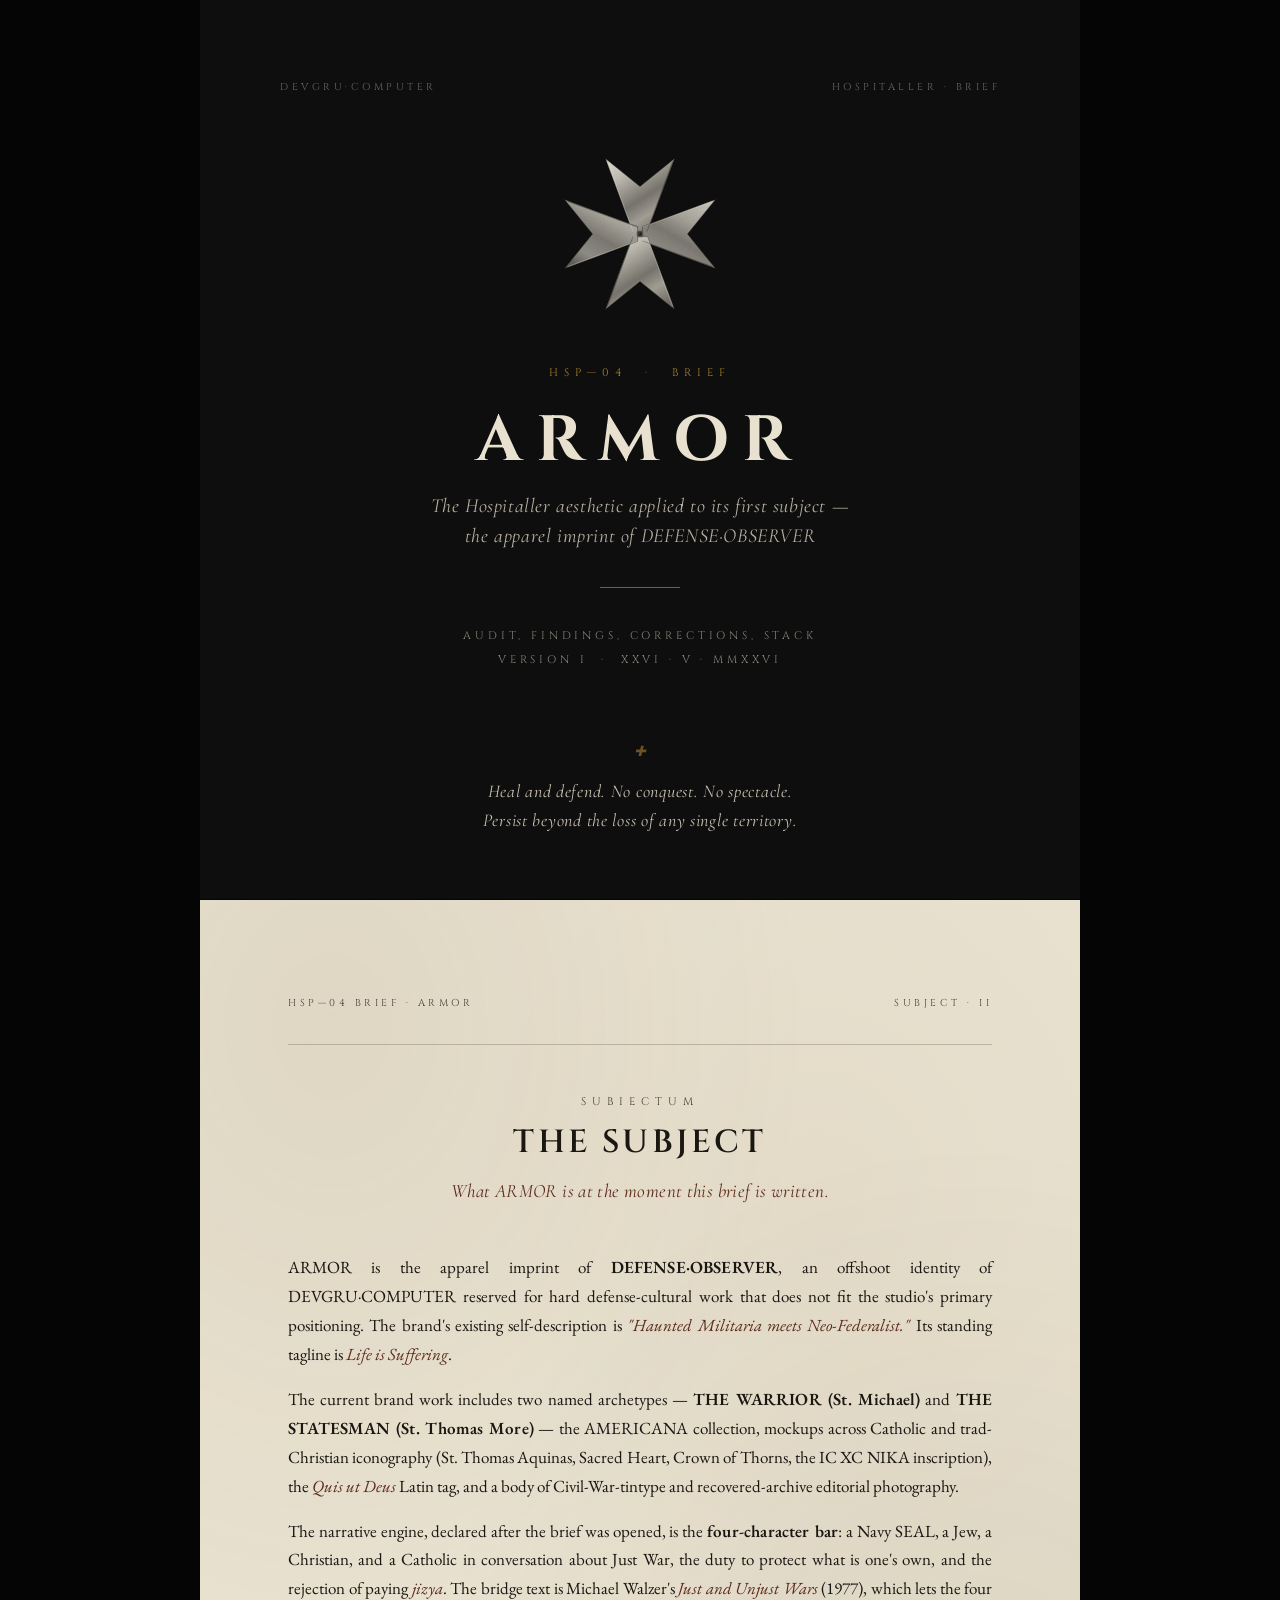
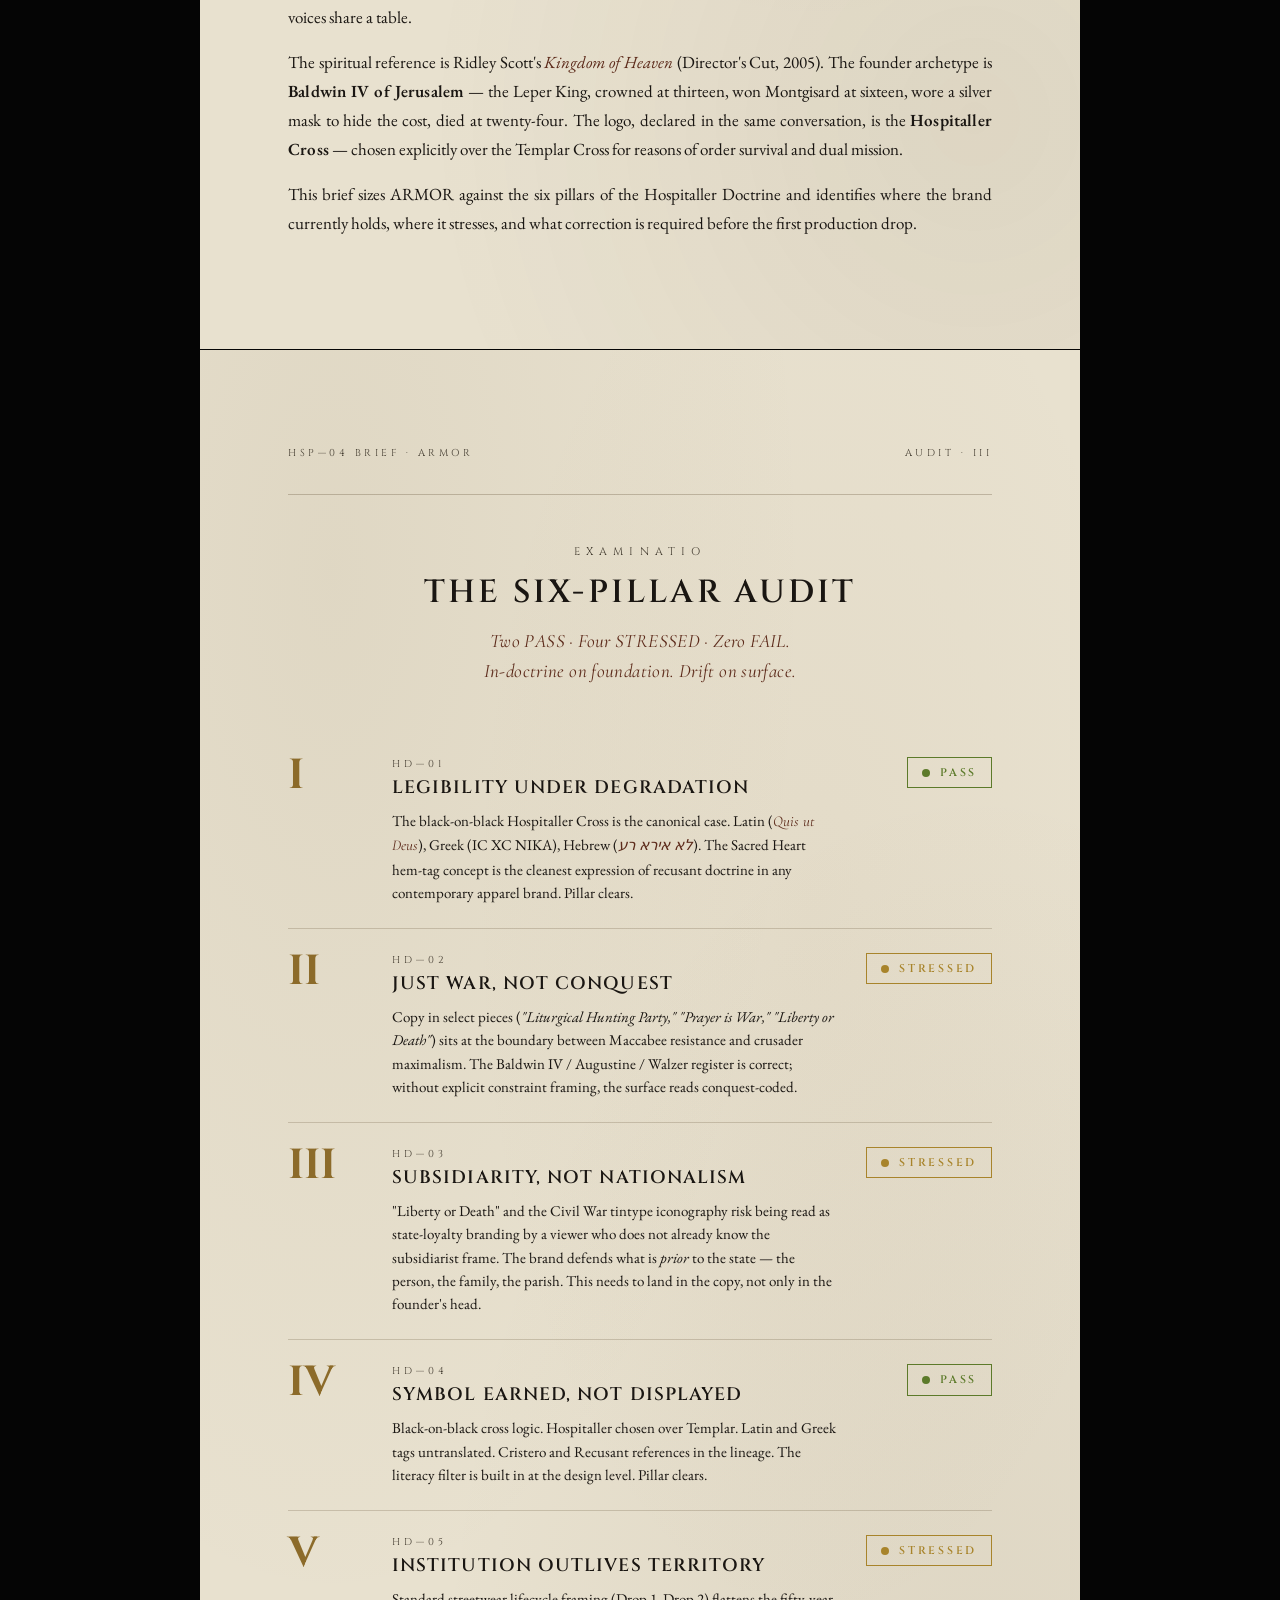
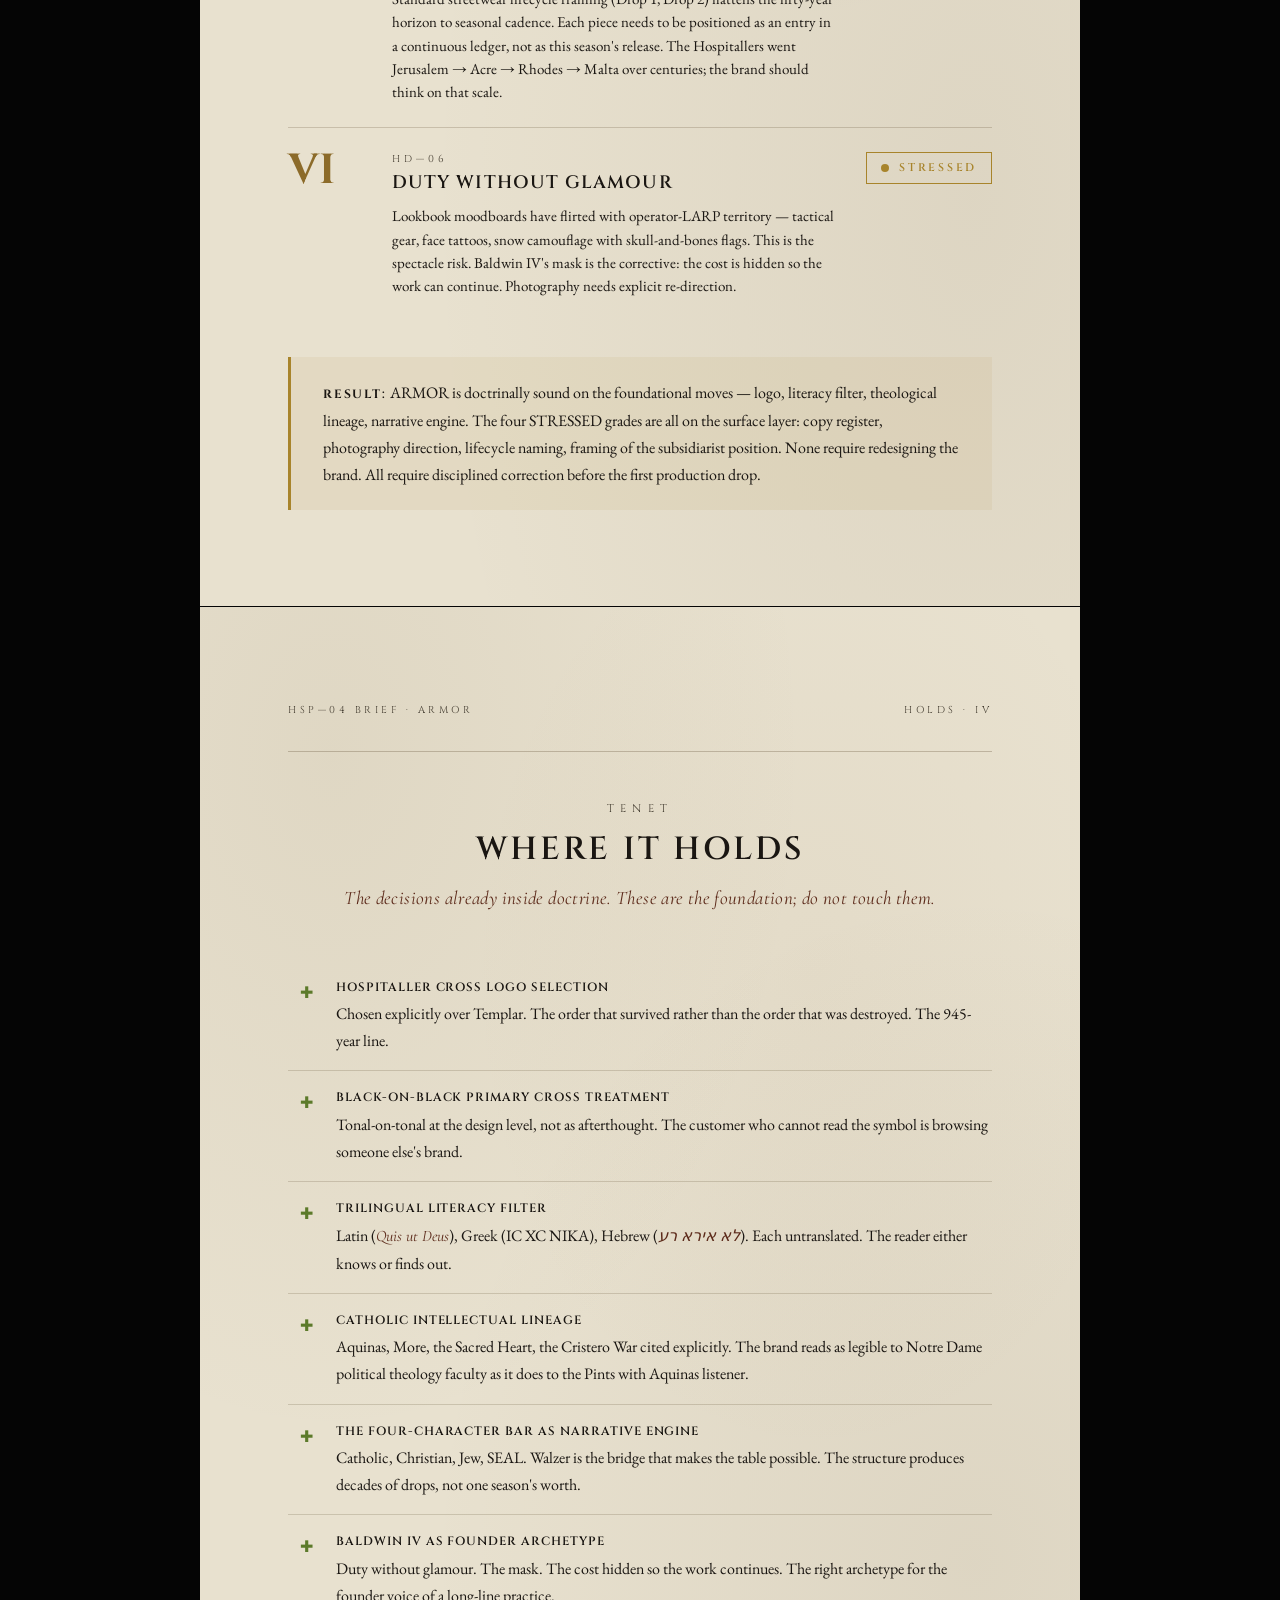
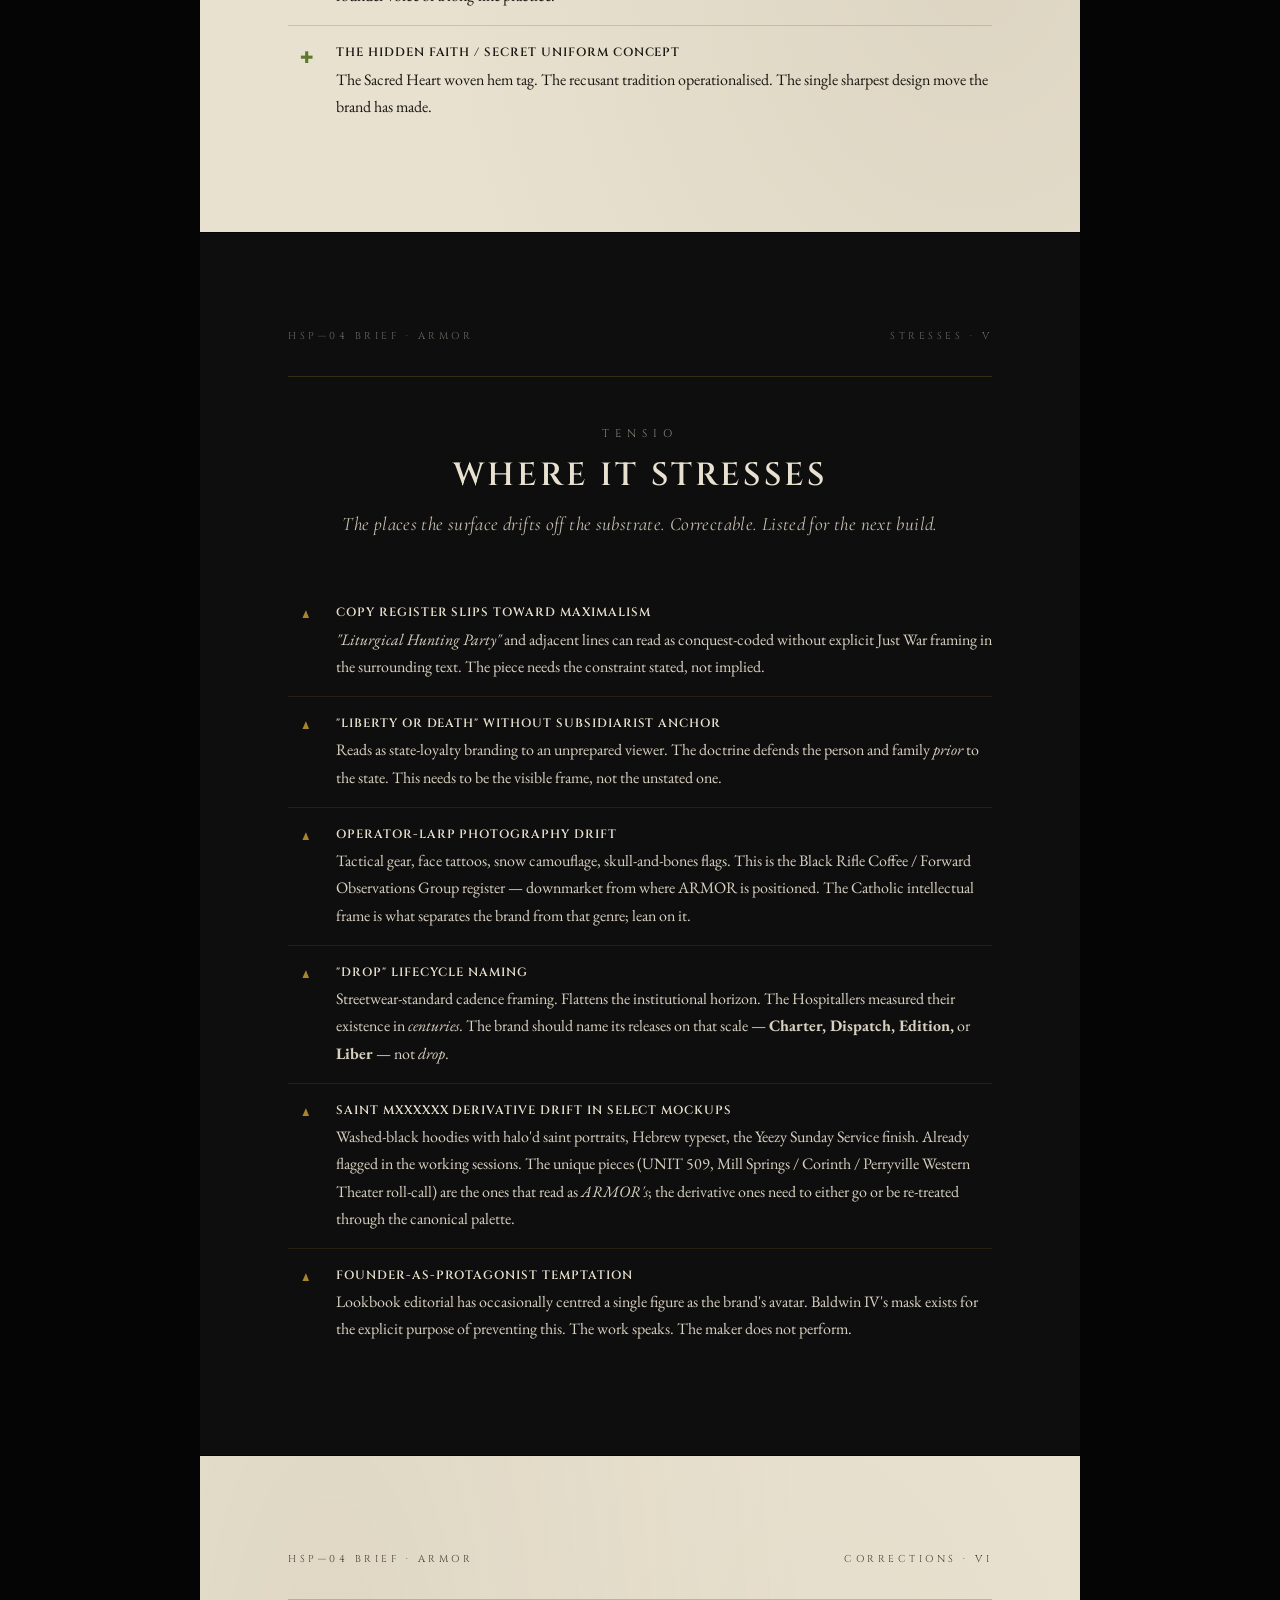
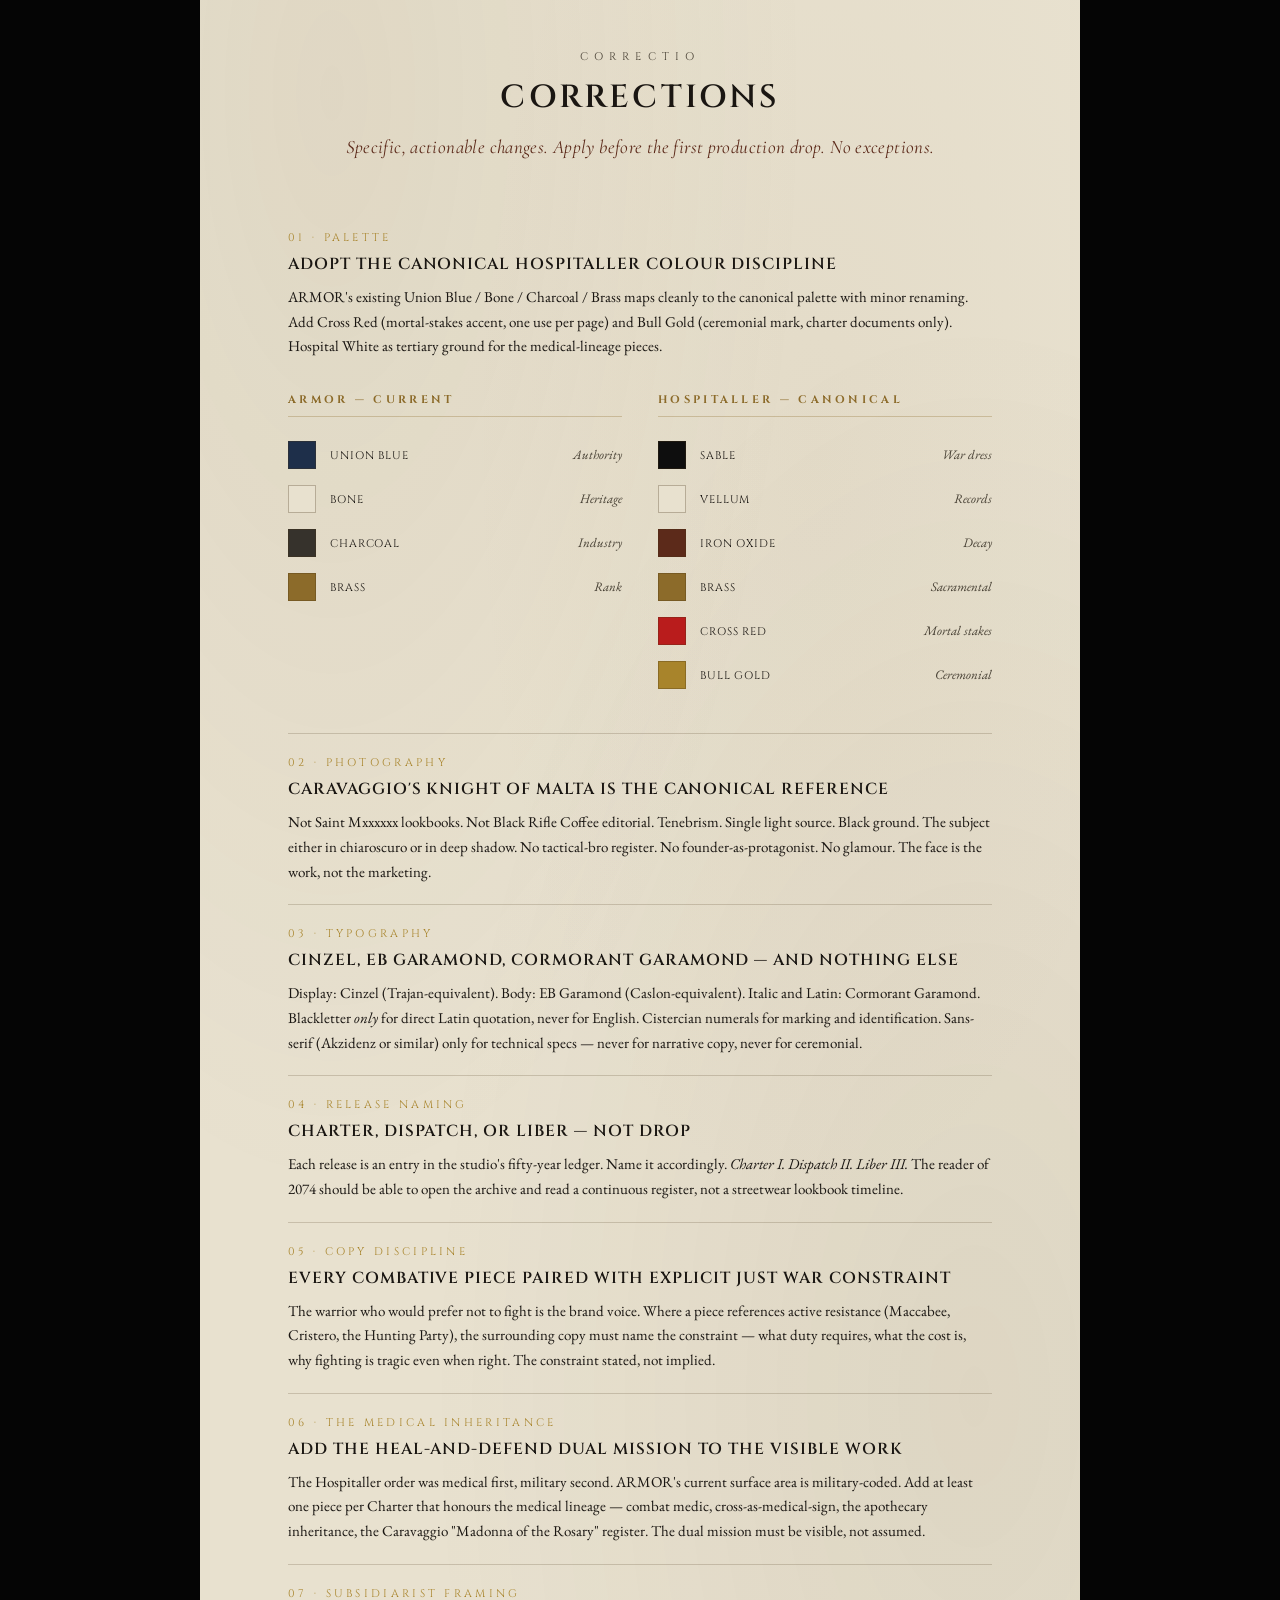
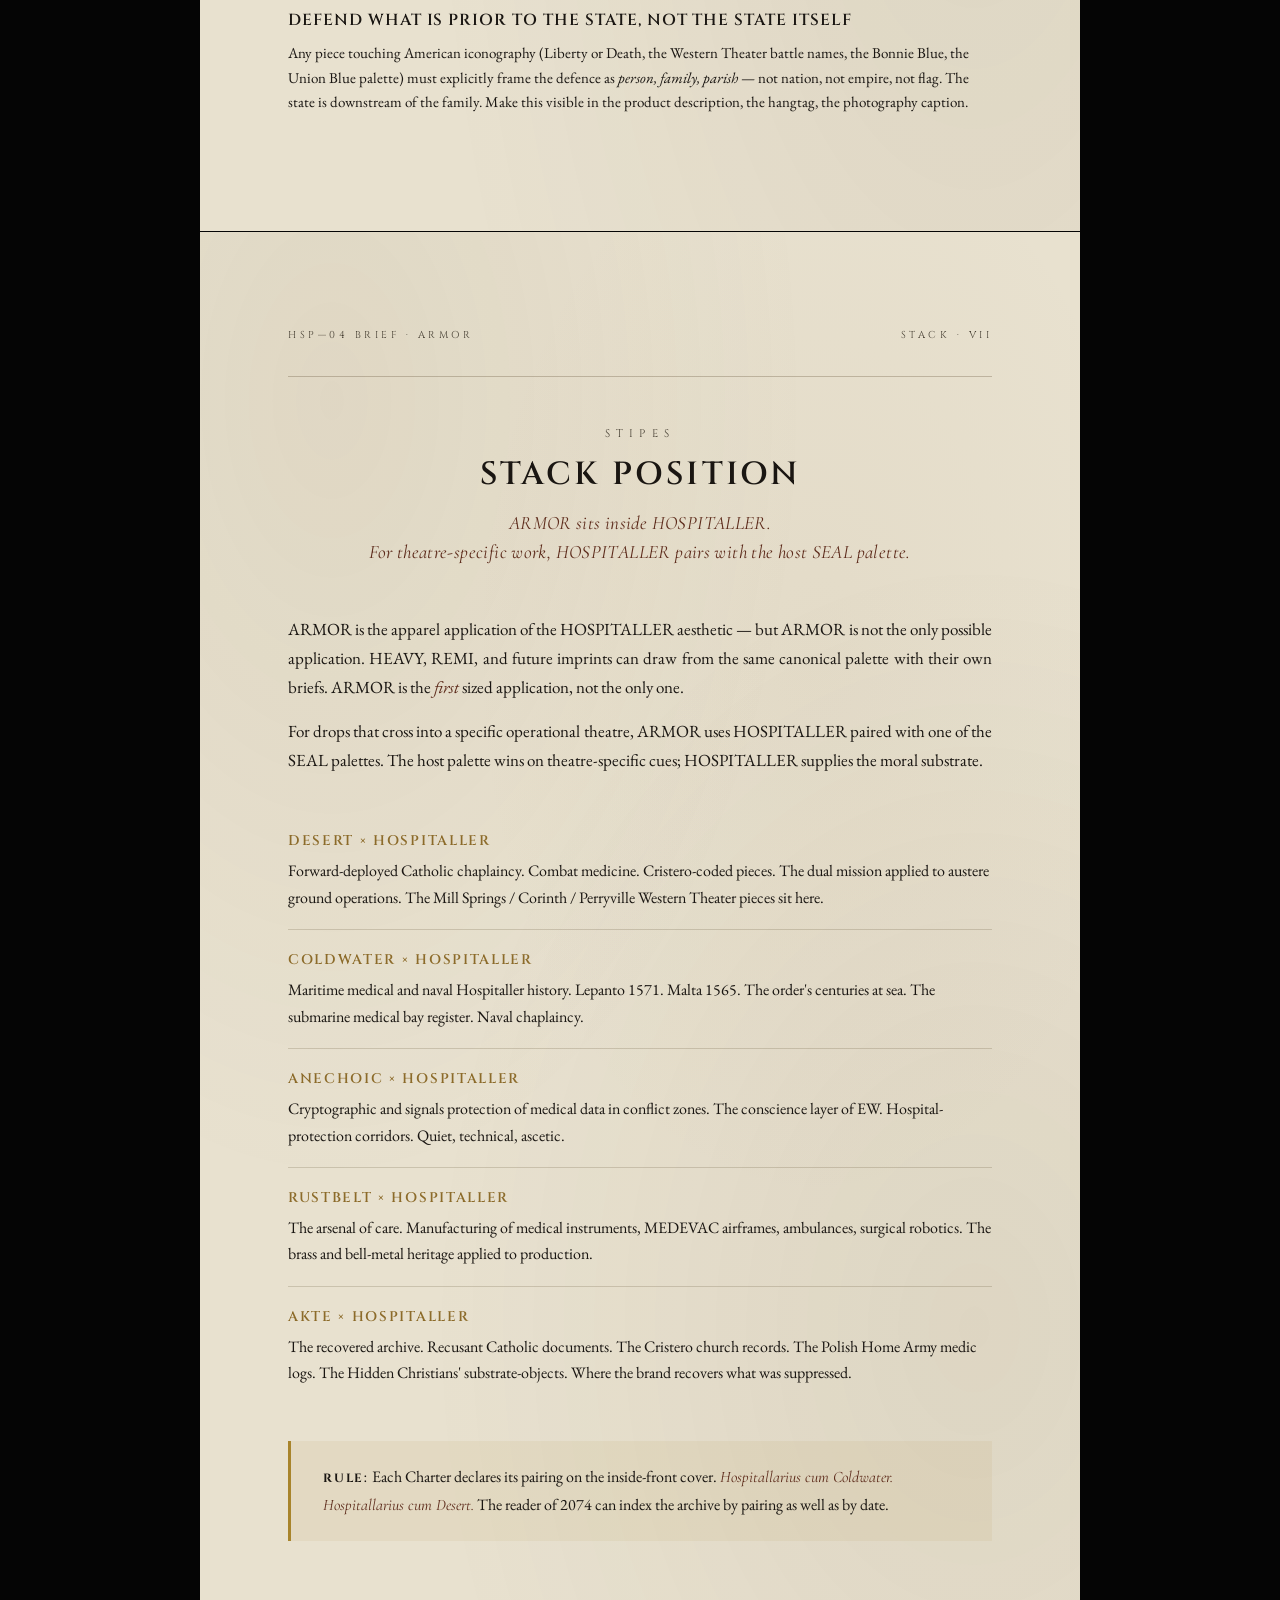
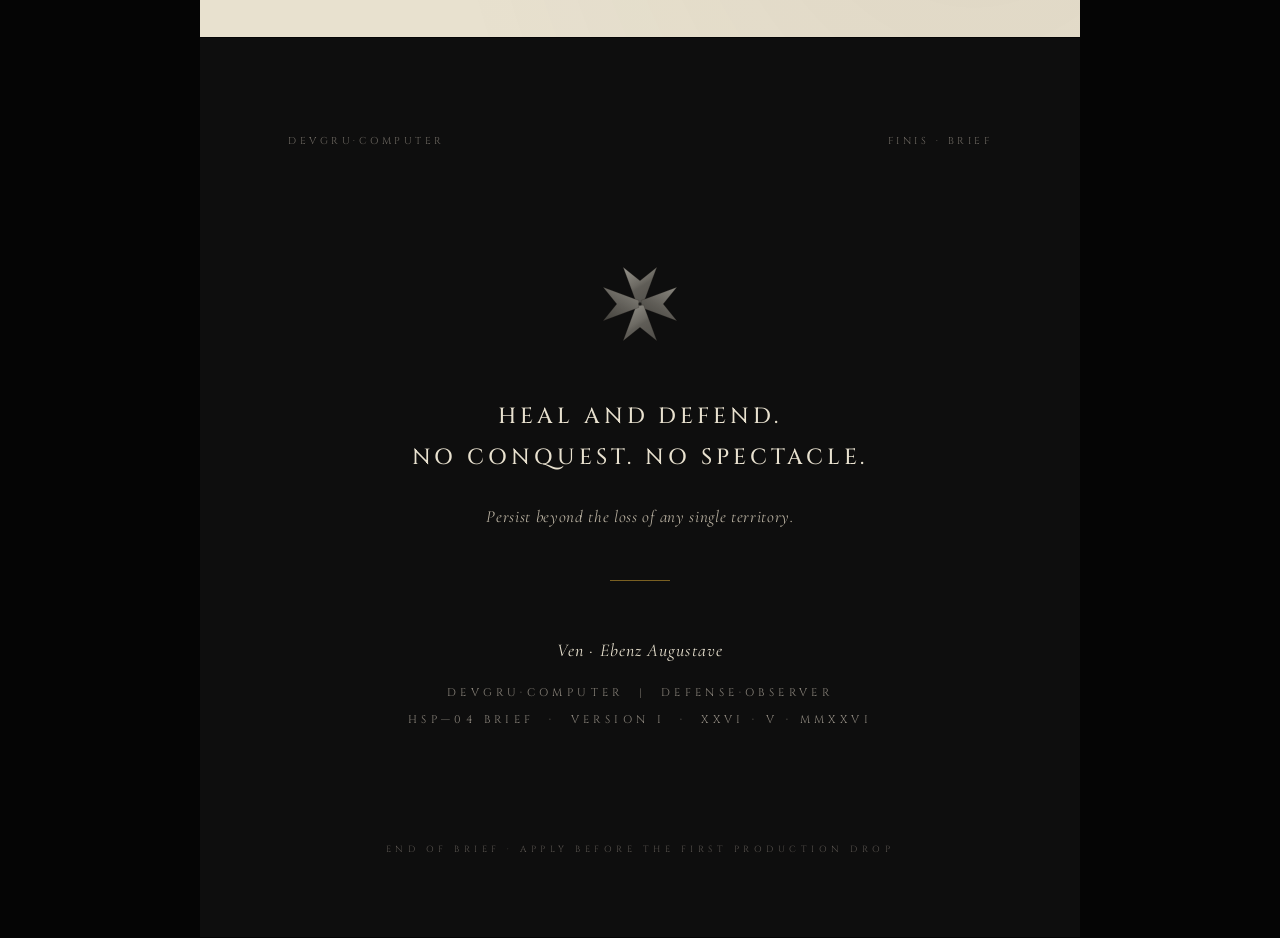
<file: public/library/hospitaller-doctrine-brief.html>
<!DOCTYPE html>
<html lang="en">
<head>
<meta charset="UTF-8">
<meta name="viewport" content="width=device-width, initial-scale=1.0">
<title>HSP—04 BRIEF · ARMOR</title>
<link rel="preconnect" href="https://fonts.googleapis.com">
<link rel="preconnect" href="https://fonts.gstatic.com" crossorigin>
<link href="https://fonts.googleapis.com/css2?family=Cinzel:wght@400;500;600;700&family=EB+Garamond:ital,wght@0,400;0,500;0,600;1,400;1,500&family=Cormorant+Garamond:ital,wght@0,300;0,400;0,500;1,400&display=swap" rel="stylesheet">
<style>
  :root {
    --sable: #0E0E0E;
    --sable-2: #1A1816;
    --vellum: #E8E1CF;
    --vellum-2: #DDD4BC;
    --brass: #8C6B2A;
    --bull-gold: #A8842B;
    --iron-oxide: #5C2A1A;
    --hospital-white: #F4F2EC;
    --cross-red: #B91C1C;
    --ink: #1A1612;
    --ink-soft: #463F33;
    --pass: #5C7A2A;
    --stress: #A8842B;
    --fail: #B91C1C;
  }

  * { box-sizing: border-box; margin: 0; padding: 0; }

  html, body {
    background: #050505;
    font-family: 'EB Garamond', Garamond, 'Times New Roman', serif;
    color: var(--ink);
    font-size: 17px;
    line-height: 1.55;
    -webkit-font-smoothing: antialiased;
  }

  .brief {
    max-width: 880px;
    margin: 0 auto;
  }

  .page {
    min-height: 100vh;
    padding: 96px 88px;
    position: relative;
    page-break-after: always;
    border-bottom: 1px solid #050505;
  }

  .page.vellum {
    background: var(--vellum);
    color: var(--ink);
    background-image:
      radial-gradient(ellipse at 15% 12%, rgba(120, 100, 60, 0.08), transparent 45%),
      radial-gradient(ellipse at 88% 78%, rgba(80, 60, 30, 0.07), transparent 50%),
      radial-gradient(ellipse at 70% 30%, rgba(140, 110, 70, 0.05), transparent 40%);
  }

  .page.sable { background: var(--sable); color: var(--vellum); }

  /* ============ COVER ============ */
  .cover {
    background: var(--sable);
    color: var(--vellum);
    display: flex;
    flex-direction: column;
    justify-content: space-between;
    align-items: center;
    padding: 80px 80px 64px;
    min-height: 100vh;
  }

  .cover-header {
    width: 100%;
    display: flex;
    justify-content: space-between;
    font-family: 'Cinzel', serif;
    font-size: 10px;
    letter-spacing: 0.35em;
    color: #6E6962;
    text-transform: uppercase;
  }

  .cover-cross {
    margin-top: 48px;
    width: 180px;
    height: 180px;
  }

  .cover-title-block {
    text-align: center;
    margin-top: 40px;
  }

  .cover-doc-code {
    font-family: 'Cinzel', serif;
    font-size: 11px;
    letter-spacing: 0.55em;
    color: var(--bull-gold);
    text-transform: uppercase;
    margin-bottom: 28px;
  }

  .cover-title {
    font-family: 'Cinzel', serif;
    font-weight: 700;
    font-size: 64px;
    letter-spacing: 0.22em;
    color: var(--vellum);
    text-transform: uppercase;
    line-height: 1;
    margin-bottom: 18px;
  }

  .cover-subtitle {
    font-family: 'Cormorant Garamond', serif;
    font-style: italic;
    font-size: 20px;
    color: #B8B0A0;
    letter-spacing: 0.03em;
    max-width: 540px;
    margin: 0 auto;
    line-height: 1.5;
  }

  .cover-rule {
    width: 80px;
    height: 1px;
    background: var(--bull-gold);
    margin: 36px auto;
    opacity: 0.7;
  }

  .cover-meta {
    text-align: center;
    font-family: 'Cinzel', serif;
    font-size: 11px;
    letter-spacing: 0.35em;
    color: #8A847B;
    text-transform: uppercase;
    line-height: 2.2;
  }

  .cover-thesis {
    margin-top: auto;
    padding-top: 56px;
    text-align: center;
    font-family: 'Cormorant Garamond', serif;
    font-style: italic;
    font-size: 18px;
    color: #C8C0B0;
    letter-spacing: 0.04em;
    max-width: 520px;
    line-height: 1.6;
  }

  .cover-thesis::before {
    content: "✚";
    display: block;
    color: var(--bull-gold);
    font-size: 14px;
    margin-bottom: 14px;
    opacity: 0.6;
  }

  /* ============ PAGE HEADER ============ */
  .page-header {
    display: flex;
    justify-content: space-between;
    align-items: baseline;
    font-family: 'Cinzel', serif;
    font-size: 10px;
    letter-spacing: 0.35em;
    color: var(--ink-soft);
    text-transform: uppercase;
    padding-bottom: 32px;
    border-bottom: 1px solid rgba(70, 50, 20, 0.25);
    margin-bottom: 48px;
  }

  .sable .page-header {
    color: #6E6962;
    border-bottom-color: rgba(168, 132, 43, 0.25);
  }

  .section-eyebrow {
    font-family: 'Cinzel', serif;
    font-size: 11px;
    letter-spacing: 0.55em;
    color: var(--ink-soft);
    text-transform: uppercase;
    text-align: center;
    margin-bottom: 14px;
  }

  .sable .section-eyebrow { color: #8A847B; }

  .section-title {
    font-family: 'Cinzel', serif;
    font-size: 32px;
    letter-spacing: 0.1em;
    font-weight: 600;
    text-transform: uppercase;
    text-align: center;
    margin-bottom: 14px;
    line-height: 1.2;
  }

  .section-thesis {
    text-align: center;
    font-family: 'Cormorant Garamond', serif;
    font-style: italic;
    font-size: 19px;
    color: var(--iron-oxide);
    margin-bottom: 48px;
    letter-spacing: 0.02em;
    max-width: 620px;
    margin-left: auto;
    margin-right: auto;
    line-height: 1.55;
  }

  .sable .section-thesis { color: #C8C0B0; }

  .body p {
    margin-bottom: 16px;
    font-size: 17px;
    line-height: 1.7;
    text-align: justify;
    hyphens: auto;
  }

  .body em { font-style: italic; color: var(--iron-oxide); }
  .sable .body em { color: var(--bull-gold); }
  .body strong { font-weight: 600; letter-spacing: 0.01em; }
  .latin { font-family: 'Cormorant Garamond', serif; font-style: italic; color: var(--iron-oxide); }
  .sable .latin { color: var(--bull-gold); }

  /* ============ AUDIT GRADES ============ */
  .audit-list {
    list-style: none;
  }

  .audit-row {
    padding: 24px 0;
    border-bottom: 1px solid rgba(70, 50, 20, 0.2);
    display: grid;
    grid-template-columns: 80px 1fr 130px;
    gap: 24px;
    align-items: start;
  }

  .audit-row:last-child { border-bottom: none; }

  .audit-numeral {
    font-family: 'Cinzel', serif;
    font-weight: 700;
    font-size: 42px;
    color: var(--brass);
    line-height: 0.9;
  }

  .audit-content .code {
    font-family: 'Cinzel', serif;
    font-size: 10px;
    letter-spacing: 0.4em;
    color: var(--ink-soft);
    text-transform: uppercase;
    margin-bottom: 4px;
  }

  .audit-content .name {
    font-family: 'Cinzel', serif;
    font-weight: 600;
    font-size: 18px;
    letter-spacing: 0.06em;
    text-transform: uppercase;
    margin-bottom: 10px;
    line-height: 1.25;
  }

  .audit-content .note {
    font-family: 'EB Garamond', serif;
    font-size: 15px;
    line-height: 1.55;
    color: var(--ink);
  }

  .audit-grade {
    display: inline-flex;
    align-items: center;
    gap: 10px;
    padding: 6px 14px;
    border-radius: 0;
    border: 1px solid;
    font-family: 'Cinzel', serif;
    font-size: 11px;
    letter-spacing: 0.25em;
    font-weight: 600;
    text-transform: uppercase;
    background: transparent;
    white-space: nowrap;
    justify-self: end;
  }

  .audit-grade::before {
    content: "";
    width: 8px;
    height: 8px;
    border-radius: 50%;
    display: inline-block;
  }

  .audit-grade.pass {
    color: var(--pass);
    border-color: var(--pass);
  }
  .audit-grade.pass::before { background: var(--pass); }

  .audit-grade.stress {
    color: var(--stress);
    border-color: var(--stress);
  }
  .audit-grade.stress::before { background: var(--stress); }

  .audit-grade.fail {
    color: var(--fail);
    border-color: var(--fail);
  }
  .audit-grade.fail::before { background: var(--fail); }

  .audit-tally {
    margin-top: 36px;
    padding: 22px 32px;
    background: rgba(168, 132, 43, 0.08);
    border-left: 3px solid var(--bull-gold);
    font-size: 16px;
    line-height: 1.7;
  }

  /* ============ HOLDS / STRESSES LISTS ============ */
  .findings-list {
    list-style: none;
  }

  .findings-item {
    padding: 16px 0 16px 48px;
    border-bottom: 1px solid rgba(70, 50, 20, 0.18);
    position: relative;
    font-size: 16px;
    line-height: 1.7;
  }

  .sable .findings-item {
    border-bottom-color: rgba(168, 132, 43, 0.15);
    color: #D8D0C0;
  }

  .findings-item:last-child { border-bottom: none; }

  .findings-item.holds::before {
    content: "✚";
    position: absolute;
    left: 12px;
    top: 18px;
    color: var(--pass);
    font-size: 16px;
  }

  .findings-item.stress::before {
    content: "▲";
    position: absolute;
    left: 14px;
    top: 19px;
    color: var(--stress);
    font-size: 11px;
  }

  .findings-item .lead {
    font-family: 'Cinzel', serif;
    font-weight: 600;
    font-size: 12px;
    letter-spacing: 0.08em;
    text-transform: uppercase;
    color: var(--ink);
    display: block;
    margin-bottom: 3px;
  }

  .sable .findings-item .lead { color: var(--vellum); }

  /* ============ CORRECTIONS ============ */
  .correction {
    padding: 20px 0;
    border-bottom: 1px solid rgba(70, 50, 20, 0.2);
  }

  .correction:last-child { border-bottom: none; }

  .correction-label {
    font-family: 'Cinzel', serif;
    font-size: 11px;
    letter-spacing: 0.3em;
    color: var(--bull-gold);
    text-transform: uppercase;
    margin-bottom: 6px;
  }

  .correction-name {
    font-family: 'Cinzel', serif;
    font-weight: 600;
    font-size: 16px;
    letter-spacing: 0.06em;
    text-transform: uppercase;
    margin-bottom: 8px;
  }

  .correction-body {
    font-size: 15px;
    line-height: 1.65;
  }

  /* ============ PALETTE COMPARISON ============ */
  .palette-grid {
    display: grid;
    grid-template-columns: 1fr 1fr;
    gap: 36px;
    margin: 32px 0 16px;
  }

  .palette-col h4 {
    font-family: 'Cinzel', serif;
    font-size: 11px;
    letter-spacing: 0.3em;
    text-transform: uppercase;
    color: var(--brass);
    margin-bottom: 16px;
    padding-bottom: 8px;
    border-bottom: 1px solid rgba(140, 107, 42, 0.3);
  }

  .swatch-row {
    display: flex;
    align-items: center;
    gap: 14px;
    padding: 8px 0;
    font-size: 14px;
  }

  .swatch {
    width: 28px;
    height: 28px;
    flex-shrink: 0;
    border: 1px solid rgba(70, 50, 20, 0.3);
  }

  .swatch-label {
    font-family: 'Cinzel', serif;
    font-size: 11px;
    letter-spacing: 0.08em;
    text-transform: uppercase;
    color: var(--ink);
  }

  .swatch-note {
    font-family: 'EB Garamond', serif;
    font-style: italic;
    font-size: 13px;
    color: var(--ink-soft);
    margin-left: auto;
  }

  /* ============ STACK PAIRING ============ */
  .stack-pair {
    padding: 18px 0;
    border-bottom: 1px solid rgba(70, 50, 20, 0.18);
    font-size: 16px;
    line-height: 1.65;
  }

  .stack-pair:last-child { border-bottom: none; }

  .stack-formula {
    font-family: 'Cinzel', serif;
    font-weight: 600;
    font-size: 14px;
    letter-spacing: 0.12em;
    color: var(--brass);
    text-transform: uppercase;
    margin-bottom: 6px;
  }

  /* ============ CLOSING ============ */
  .closing {
    background: var(--sable);
    color: var(--vellum);
    display: flex;
    flex-direction: column;
    justify-content: space-between;
    align-items: center;
    padding: 96px 88px 80px;
    min-height: 100vh;
  }

  .closing-header {
    width: 100%;
    display: flex;
    justify-content: space-between;
    font-family: 'Cinzel', serif;
    font-size: 10px;
    letter-spacing: 0.35em;
    color: #6E6962;
    text-transform: uppercase;
  }

  .closing-center {
    flex: 1;
    display: flex;
    flex-direction: column;
    align-items: center;
    justify-content: center;
    margin: 64px 0;
  }

  .closing-cross {
    width: 88px;
    height: 88px;
    margin-bottom: 48px;
    opacity: 0.85;
  }

  .closing-thesis {
    text-align: center;
    font-family: 'Cinzel', serif;
    font-weight: 500;
    font-size: 22px;
    letter-spacing: 0.18em;
    text-transform: uppercase;
    color: var(--vellum);
    line-height: 1.9;
    max-width: 580px;
  }

  .closing-thesis-extended {
    margin-top: 24px;
    font-family: 'Cormorant Garamond', serif;
    font-style: italic;
    font-size: 17px;
    color: #B8B0A0;
    letter-spacing: 0.04em;
    text-transform: none;
    line-height: 1.7;
    max-width: 480px;
  }

  .closing-rule {
    width: 60px;
    height: 1px;
    background: var(--bull-gold);
    margin: 48px auto;
    opacity: 0.7;
  }

  .closing-signature {
    text-align: center;
    font-family: 'Cinzel', serif;
    font-size: 11px;
    letter-spacing: 0.4em;
    color: #8A847B;
    text-transform: uppercase;
    line-height: 2.4;
  }

  .closing-signature .name {
    font-family: 'Cormorant Garamond', serif;
    font-style: italic;
    font-size: 18px;
    color: var(--vellum);
    letter-spacing: 0.06em;
    text-transform: none;
    display: block;
    margin-bottom: 8px;
  }

  .closing-final {
    margin-top: auto;
    text-align: center;
    font-family: 'Cinzel', serif;
    font-size: 9px;
    letter-spacing: 0.5em;
    color: #5A5550;
    text-transform: uppercase;
  }

  @media print {
    body { background: white; }
    .brief { max-width: none; }
    .page { min-height: auto; padding: 50px 50px; page-break-after: always; }
    .cover, .closing, .sable { -webkit-print-color-adjust: exact; print-color-adjust: exact; }
  }
</style>
</head>
<body>

<article class="brief">

  <!-- ============ COVER ============ -->
  <section class="page cover">
    <header class="cover-header">
      <span>DEVGRU·COMPUTER</span>
      <span>HOSPITALLER · BRIEF</span>
    </header>

    <!-- Refined Maltese Cross -->
    <svg class="cover-cross" viewBox="-110 -110 220 220" xmlns="http://www.w3.org/2000/svg" aria-label="Hospitaller Cross">
      <defs>
        <linearGradient id="silverArmCover" x1="20%" y1="0%" x2="80%" y2="100%">
          <stop offset="0%" stop-color="#DCD8CE"/><stop offset="20%" stop-color="#C2BEB5"/>
          <stop offset="45%" stop-color="#8E8B82"/><stop offset="55%" stop-color="#7A7770"/>
          <stop offset="75%" stop-color="#A6A299"/><stop offset="100%" stop-color="#6E6B64"/>
        </linearGradient>
        <linearGradient id="silverArmAltCover" x1="80%" y1="0%" x2="20%" y2="100%">
          <stop offset="0%" stop-color="#C8C5BC"/><stop offset="30%" stop-color="#A8A59C"/>
          <stop offset="55%" stop-color="#7E7B73"/><stop offset="80%" stop-color="#92908A"/>
          <stop offset="100%" stop-color="#5E5C56"/>
        </linearGradient>
        <filter id="patinaCover" x="-2%" y="-2%" width="104%" height="104%">
          <feTurbulence type="fractalNoise" baseFrequency="1.4" numOctaves="3" seed="11" result="noise"/>
          <feColorMatrix in="noise" type="matrix" values="0 0 0 0 0  0 0 0 0 0  0 0 0 0 0  0 0 0 0.14 0" result="darkNoise"/>
          <feComposite in="darkNoise" in2="SourceGraphic" operator="in" result="patinaMasked"/>
          <feMerge><feMergeNode in="SourceGraphic"/><feMergeNode in="patinaMasked"/></feMerge>
        </filter>
      </defs>
      <g filter="url(#patinaCover)" stroke="#3A3833" stroke-width="0.6" stroke-linejoin="miter">
        <path d="M -9,-3 L -42,-92 L 0,-58 L 42,-92 L 9,-3 Z" fill="url(#silverArmCover)"/>
        <path d="M 3,-9 L 92,-42 L 58,0 L 92,42 L 3,9 Z" fill="url(#silverArmAltCover)"/>
        <path d="M 9,3 L 42,92 L 0,58 L -42,92 L -9,3 Z" fill="url(#silverArmCover)"/>
        <path d="M -3,9 L -92,42 L -58,0 L -92,-42 L -3,-9 Z" fill="url(#silverArmAltCover)"/>
      </g>
      <g fill="#EFECE2" opacity="0.32" pointer-events="none">
        <path d="M -9,-3 L -41,-89 L -39,-88 L -8,-3 Z"/>
        <path d="M 3,-9 L 89,-41 L 88,-39 L 3,-8 Z"/>
        <path d="M 9,3 L 41,89 L 39,88 L 8,3 Z"/>
        <path d="M -3,9 L -89,41 L -88,39 L -3,8 Z"/>
      </g>
      <g fill="#2A2825" opacity="0.4" pointer-events="none">
        <path d="M 9,-3 L 41,-89 L 39,-88 L 8,-3 Z"/>
        <path d="M 3,9 L 89,41 L 88,39 L 3,8 Z"/>
        <path d="M -9,3 L -41,89 L -39,88 L -8,3 Z"/>
        <path d="M -3,-9 L -89,-41 L -88,-39 L -3,-8 Z"/>
      </g>
      <circle cx="0" cy="0" r="5" fill="#6A6862" opacity="0.4"/>
      <circle cx="0" cy="0" r="3" fill="#3A3833" opacity="0.6"/>
      <circle cx="0" cy="0" r="1.2" fill="#0E0E0E" opacity="0.9"/>
      <circle cx="-0.8" cy="-0.8" r="0.5" fill="#D0CDC4" opacity="0.7"/>
    </svg>

    <div class="cover-title-block">
      <div class="cover-doc-code">HSP—04 &nbsp;·&nbsp; Brief</div>
      <h1 class="cover-title">ARMOR</h1>
      <div class="cover-subtitle">
        The Hospitaller aesthetic applied to its first subject — <br>the apparel imprint of DEFENSE·OBSERVER
      </div>
      <div class="cover-rule"></div>
      <div class="cover-meta">
        Audit, Findings, Corrections, Stack<br>
        Version I &nbsp;·&nbsp; XXVI · V · MMXXVI
      </div>
    </div>

    <div class="cover-thesis">
      Heal and defend. No conquest. No spectacle.<br>
      Persist beyond the loss of any single territory.
    </div>
  </section>

  <!-- ============ SUBJECT ============ -->
  <section class="page vellum">
    <header class="page-header">
      <span>HSP—04 BRIEF · ARMOR</span>
      <span>Subject · ii</span>
    </header>

    <div class="section-eyebrow">Subiectum</div>
    <h2 class="section-title">The Subject</h2>
    <div class="section-thesis">What ARMOR is at the moment this brief is written.</div>

    <div class="body">
      <p>ARMOR is the apparel imprint of <strong>DEFENSE·OBSERVER</strong>, an offshoot identity of DEVGRU·COMPUTER reserved for hard defense-cultural work that does not fit the studio's primary positioning. The brand's existing self-description is <em>"Haunted Militaria meets Neo-Federalist."</em> Its standing tagline is <em>Life is Suffering</em>.</p>

      <p>The current brand work includes two named archetypes — <strong>THE WARRIOR (St. Michael)</strong> and <strong>THE STATESMAN (St. Thomas More)</strong> — the AMERICANA collection, mockups across Catholic and trad-Christian iconography (St. Thomas Aquinas, Sacred Heart, Crown of Thorns, the IC XC NIKA inscription), the <em>Quis ut Deus</em> Latin tag, and a body of Civil-War-tintype and recovered-archive editorial photography.</p>

      <p>The narrative engine, declared after the brief was opened, is the <strong>four-character bar</strong>: a Navy SEAL, a Jew, a Christian, and a Catholic in conversation about Just War, the duty to protect what is one's own, and the rejection of paying <em>jizya</em>. The bridge text is Michael Walzer's <em>Just and Unjust Wars</em> (1977), which lets the four voices share a table.</p>

      <p>The spiritual reference is Ridley Scott's <em>Kingdom of Heaven</em> (Director's Cut, 2005). The founder archetype is <strong>Baldwin IV of Jerusalem</strong> — the Leper King, crowned at thirteen, won Montgisard at sixteen, wore a silver mask to hide the cost, died at twenty-four. The logo, declared in the same conversation, is the <strong>Hospitaller Cross</strong> — chosen explicitly over the Templar Cross for reasons of order survival and dual mission.</p>

      <p>This brief sizes ARMOR against the six pillars of the Hospitaller Doctrine and identifies where the brand currently holds, where it stresses, and what correction is required before the first production drop.</p>
    </div>
  </section>

  <!-- ============ AUDIT ============ -->
  <section class="page vellum">
    <header class="page-header">
      <span>HSP—04 BRIEF · ARMOR</span>
      <span>Audit · iii</span>
    </header>

    <div class="section-eyebrow">Examinatio</div>
    <h2 class="section-title">The Six-Pillar Audit</h2>
    <div class="section-thesis">Two PASS · Four STRESSED · Zero FAIL. <br>In-doctrine on foundation. Drift on surface.</div>

    <ol class="audit-list">

      <li class="audit-row">
        <div class="audit-numeral">I</div>
        <div class="audit-content">
          <div class="code">HD—01</div>
          <div class="name">Legibility under degradation</div>
          <div class="note">The black-on-black Hospitaller Cross is the canonical case. Latin (<span class="latin">Quis ut Deus</span>), Greek (IC XC NIKA), Hebrew (<span class="latin">לא אירא רע</span>). The Sacred Heart hem-tag concept is the cleanest expression of recusant doctrine in any contemporary apparel brand. Pillar clears.</div>
        </div>
        <div class="audit-grade pass">Pass</div>
      </li>

      <li class="audit-row">
        <div class="audit-numeral">II</div>
        <div class="audit-content">
          <div class="code">HD—02</div>
          <div class="name">Just War, not conquest</div>
          <div class="note">Copy in select pieces (<em>"Liturgical Hunting Party," "Prayer is War," "Liberty or Death"</em>) sits at the boundary between Maccabee resistance and crusader maximalism. The Baldwin IV / Augustine / Walzer register is correct; without explicit constraint framing, the surface reads conquest-coded.</div>
        </div>
        <div class="audit-grade stress">Stressed</div>
      </li>

      <li class="audit-row">
        <div class="audit-numeral">III</div>
        <div class="audit-content">
          <div class="code">HD—03</div>
          <div class="name">Subsidiarity, not nationalism</div>
          <div class="note">"Liberty or Death" and the Civil War tintype iconography risk being read as state-loyalty branding by a viewer who does not already know the subsidiarist frame. The brand defends what is <em>prior</em> to the state — the person, the family, the parish. This needs to land in the copy, not only in the founder's head.</div>
        </div>
        <div class="audit-grade stress">Stressed</div>
      </li>

      <li class="audit-row">
        <div class="audit-numeral">IV</div>
        <div class="audit-content">
          <div class="code">HD—04</div>
          <div class="name">Symbol earned, not displayed</div>
          <div class="note">Black-on-black cross logic. Hospitaller chosen over Templar. Latin and Greek tags untranslated. Cristero and Recusant references in the lineage. The literacy filter is built in at the design level. Pillar clears.</div>
        </div>
        <div class="audit-grade pass">Pass</div>
      </li>

      <li class="audit-row">
        <div class="audit-numeral">V</div>
        <div class="audit-content">
          <div class="code">HD—05</div>
          <div class="name">Institution outlives territory</div>
          <div class="note">Standard streetwear lifecycle framing (Drop 1, Drop 2) flattens the fifty-year horizon to seasonal cadence. Each piece needs to be positioned as an entry in a continuous ledger, not as this season's release. The Hospitallers went Jerusalem → Acre → Rhodes → Malta over centuries; the brand should think on that scale.</div>
        </div>
        <div class="audit-grade stress">Stressed</div>
      </li>

      <li class="audit-row">
        <div class="audit-numeral">VI</div>
        <div class="audit-content">
          <div class="code">HD—06</div>
          <div class="name">Duty without glamour</div>
          <div class="note">Lookbook moodboards have flirted with operator-LARP territory — tactical gear, face tattoos, snow camouflage with skull-and-bones flags. This is the spectacle risk. Baldwin IV's mask is the corrective: the cost is hidden so the work can continue. Photography needs explicit re-direction.</div>
        </div>
        <div class="audit-grade stress">Stressed</div>
      </li>

    </ol>

    <div class="audit-tally">
      <strong style="font-family: 'Cinzel', serif; font-size: 12px; letter-spacing: 0.15em; text-transform: uppercase;">Result:</strong>
      ARMOR is doctrinally sound on the foundational moves — logo, literacy filter, theological lineage, narrative engine. The four STRESSED grades are all on the surface layer: copy register, photography direction, lifecycle naming, framing of the subsidiarist position. None require redesigning the brand. All require disciplined correction before the first production drop.
    </div>
  </section>

  <!-- ============ WHERE IT HOLDS ============ -->
  <section class="page vellum">
    <header class="page-header">
      <span>HSP—04 BRIEF · ARMOR</span>
      <span>Holds · iv</span>
    </header>

    <div class="section-eyebrow">Tenet</div>
    <h2 class="section-title">Where it Holds</h2>
    <div class="section-thesis">The decisions already inside doctrine. These are the foundation; do not touch them.</div>

    <ul class="findings-list">
      <li class="findings-item holds">
        <span class="lead">Hospitaller Cross logo selection</span>
        Chosen explicitly over Templar. The order that survived rather than the order that was destroyed. The 945-year line.
      </li>
      <li class="findings-item holds">
        <span class="lead">Black-on-black primary cross treatment</span>
        Tonal-on-tonal at the design level, not as afterthought. The customer who cannot read the symbol is browsing someone else's brand.
      </li>
      <li class="findings-item holds">
        <span class="lead">Trilingual literacy filter</span>
        Latin (<span class="latin">Quis ut Deus</span>), Greek (IC XC NIKA), Hebrew (<span class="latin">לא אירא רע</span>). Each untranslated. The reader either knows or finds out.
      </li>
      <li class="findings-item holds">
        <span class="lead">Catholic intellectual lineage</span>
        Aquinas, More, the Sacred Heart, the Cristero War cited explicitly. The brand reads as legible to Notre Dame political theology faculty as it does to the Pints with Aquinas listener.
      </li>
      <li class="findings-item holds">
        <span class="lead">The four-character bar as narrative engine</span>
        Catholic, Christian, Jew, SEAL. Walzer is the bridge that makes the table possible. The structure produces decades of drops, not one season's worth.
      </li>
      <li class="findings-item holds">
        <span class="lead">Baldwin IV as founder archetype</span>
        Duty without glamour. The mask. The cost hidden so the work continues. The right archetype for the founder voice of a long-line practice.
      </li>
      <li class="findings-item holds">
        <span class="lead">The Hidden Faith / Secret Uniform concept</span>
        The Sacred Heart woven hem tag. The recusant tradition operationalised. The single sharpest design move the brand has made.
      </li>
    </ul>
  </section>

  <!-- ============ WHERE IT STRESSES ============ -->
  <section class="page sable">
    <header class="page-header">
      <span>HSP—04 BRIEF · ARMOR</span>
      <span>Stresses · v</span>
    </header>

    <div class="section-eyebrow">Tensio</div>
    <h2 class="section-title">Where it Stresses</h2>
    <div class="section-thesis">The places the surface drifts off the substrate. Correctable. Listed for the next build.</div>

    <ul class="findings-list">
      <li class="findings-item stress">
        <span class="lead">Copy register slips toward maximalism</span>
        <em>"Liturgical Hunting Party"</em> and adjacent lines can read as conquest-coded without explicit Just War framing in the surrounding text. The piece needs the constraint stated, not implied.
      </li>
      <li class="findings-item stress">
        <span class="lead">"Liberty or Death" without subsidiarist anchor</span>
        Reads as state-loyalty branding to an unprepared viewer. The doctrine defends the person and family <em>prior</em> to the state. This needs to be the visible frame, not the unstated one.
      </li>
      <li class="findings-item stress">
        <span class="lead">Operator-LARP photography drift</span>
        Tactical gear, face tattoos, snow camouflage, skull-and-bones flags. This is the Black Rifle Coffee / Forward Observations Group register — downmarket from where ARMOR is positioned. The Catholic intellectual frame is what separates the brand from that genre; lean on it.
      </li>
      <li class="findings-item stress">
        <span class="lead">"Drop" lifecycle naming</span>
        Streetwear-standard cadence framing. Flattens the institutional horizon. The Hospitallers measured their existence in <em>centuries</em>. The brand should name its releases on that scale — <strong>Charter, Dispatch, Edition,</strong> or <strong>Liber</strong> — not <em>drop</em>.
      </li>
      <li class="findings-item stress">
        <span class="lead">Saint Mxxxxxx derivative drift in select mockups</span>
        Washed-black hoodies with halo'd saint portraits, Hebrew typeset, the Yeezy Sunday Service finish. Already flagged in the working sessions. The unique pieces (UNIT 509, Mill Springs / Corinth / Perryville Western Theater roll-call) are the ones that read as <em>ARMOR's</em>; the derivative ones need to either go or be re-treated through the canonical palette.
      </li>
      <li class="findings-item stress">
        <span class="lead">Founder-as-protagonist temptation</span>
        Lookbook editorial has occasionally centred a single figure as the brand's avatar. Baldwin IV's mask exists for the explicit purpose of preventing this. The work speaks. The maker does not perform.
      </li>
    </ul>
  </section>

  <!-- ============ CORRECTIONS ============ -->
  <section class="page vellum">
    <header class="page-header">
      <span>HSP—04 BRIEF · ARMOR</span>
      <span>Corrections · vi</span>
    </header>

    <div class="section-eyebrow">Correctio</div>
    <h2 class="section-title">Corrections</h2>
    <div class="section-thesis">Specific, actionable changes. Apply before the first production drop. No exceptions.</div>

    <div class="correction">
      <div class="correction-label">01 · Palette</div>
      <div class="correction-name">Adopt the canonical HOSPITALLER colour discipline</div>
      <div class="correction-body">ARMOR's existing Union Blue / Bone / Charcoal / Brass maps cleanly to the canonical palette with minor renaming. Add Cross Red (mortal-stakes accent, one use per page) and Bull Gold (ceremonial mark, charter documents only). Hospital White as tertiary ground for the medical-lineage pieces.</div>
      <div class="palette-grid">
        <div class="palette-col">
          <h4>ARMOR — current</h4>
          <div class="swatch-row"><div class="swatch" style="background: #1E2F4A"></div><span class="swatch-label">Union Blue</span><span class="swatch-note">Authority</span></div>
          <div class="swatch-row"><div class="swatch" style="background: #E8E1CF"></div><span class="swatch-label">Bone</span><span class="swatch-note">Heritage</span></div>
          <div class="swatch-row"><div class="swatch" style="background: #36322C"></div><span class="swatch-label">Charcoal</span><span class="swatch-note">Industry</span></div>
          <div class="swatch-row"><div class="swatch" style="background: #8C6B2A"></div><span class="swatch-label">Brass</span><span class="swatch-note">Rank</span></div>
        </div>
        <div class="palette-col">
          <h4>HOSPITALLER — canonical</h4>
          <div class="swatch-row"><div class="swatch" style="background: #0E0E0E"></div><span class="swatch-label">Sable</span><span class="swatch-note">War dress</span></div>
          <div class="swatch-row"><div class="swatch" style="background: #E8E1CF"></div><span class="swatch-label">Vellum</span><span class="swatch-note">Records</span></div>
          <div class="swatch-row"><div class="swatch" style="background: #5C2A1A"></div><span class="swatch-label">Iron Oxide</span><span class="swatch-note">Decay</span></div>
          <div class="swatch-row"><div class="swatch" style="background: #8C6B2A"></div><span class="swatch-label">Brass</span><span class="swatch-note">Sacramental</span></div>
          <div class="swatch-row"><div class="swatch" style="background: #B91C1C"></div><span class="swatch-label">Cross Red</span><span class="swatch-note">Mortal stakes</span></div>
          <div class="swatch-row"><div class="swatch" style="background: #A8842B"></div><span class="swatch-label">Bull Gold</span><span class="swatch-note">Ceremonial</span></div>
        </div>
      </div>
    </div>

    <div class="correction">
      <div class="correction-label">02 · Photography</div>
      <div class="correction-name">Caravaggio's Knight of Malta is the canonical reference</div>
      <div class="correction-body">Not Saint Mxxxxxx lookbooks. Not Black Rifle Coffee editorial. Tenebrism. Single light source. Black ground. The subject either in chiaroscuro or in deep shadow. No tactical-bro register. No founder-as-protagonist. No glamour. The face is the work, not the marketing.</div>
    </div>

    <div class="correction">
      <div class="correction-label">03 · Typography</div>
      <div class="correction-name">Cinzel, EB Garamond, Cormorant Garamond — and nothing else</div>
      <div class="correction-body">Display: Cinzel (Trajan-equivalent). Body: EB Garamond (Caslon-equivalent). Italic and Latin: Cormorant Garamond. Blackletter <em>only</em> for direct Latin quotation, never for English. Cistercian numerals for marking and identification. Sans-serif (Akzidenz or similar) only for technical specs — never for narrative copy, never for ceremonial.</div>
    </div>

    <div class="correction">
      <div class="correction-label">04 · Release naming</div>
      <div class="correction-name">Charter, Dispatch, or Liber — not Drop</div>
      <div class="correction-body">Each release is an entry in the studio's fifty-year ledger. Name it accordingly. <em>Charter I. Dispatch II. Liber III.</em> The reader of 2074 should be able to open the archive and read a continuous register, not a streetwear lookbook timeline.</div>
    </div>

    <div class="correction">
      <div class="correction-label">05 · Copy discipline</div>
      <div class="correction-name">Every combative piece paired with explicit Just War constraint</div>
      <div class="correction-body">The warrior who would prefer not to fight is the brand voice. Where a piece references active resistance (Maccabee, Cristero, the Hunting Party), the surrounding copy must name the constraint — what duty requires, what the cost is, why fighting is tragic even when right. The constraint stated, not implied.</div>
    </div>

    <div class="correction">
      <div class="correction-label">06 · The medical inheritance</div>
      <div class="correction-name">Add the heal-and-defend dual mission to the visible work</div>
      <div class="correction-body">The Hospitaller order was medical first, military second. ARMOR's current surface area is military-coded. Add at least one piece per Charter that honours the medical lineage — combat medic, cross-as-medical-sign, the apothecary inheritance, the Caravaggio "Madonna of the Rosary" register. The dual mission must be visible, not assumed.</div>
    </div>

    <div class="correction">
      <div class="correction-label">07 · Subsidiarist framing</div>
      <div class="correction-name">Defend what is prior to the state, not the state itself</div>
      <div class="correction-body">Any piece touching American iconography (Liberty or Death, the Western Theater battle names, the Bonnie Blue, the Union Blue palette) must explicitly frame the defence as <em>person, family, parish</em> — not nation, not empire, not flag. The state is downstream of the family. Make this visible in the product description, the hangtag, the photography caption.</div>
    </div>
  </section>

  <!-- ============ STACK POSITION ============ -->
  <section class="page vellum">
    <header class="page-header">
      <span>HSP—04 BRIEF · ARMOR</span>
      <span>Stack · vii</span>
    </header>

    <div class="section-eyebrow">Stipes</div>
    <h2 class="section-title">Stack Position</h2>
    <div class="section-thesis">ARMOR sits inside HOSPITALLER. <br>For theatre-specific work, HOSPITALLER pairs with the host SEAL palette.</div>

    <div class="body">
      <p>ARMOR is the apparel application of the HOSPITALLER aesthetic — but ARMOR is not the only possible application. HEAVY, REMI, and future imprints can draw from the same canonical palette with their own briefs. ARMOR is the <em>first</em> sized application, not the only one.</p>

      <p>For drops that cross into a specific operational theatre, ARMOR uses HOSPITALLER paired with one of the SEAL palettes. The host palette wins on theatre-specific cues; HOSPITALLER supplies the moral substrate.</p>
    </div>

    <div style="margin-top: 36px;">
      <div class="stack-pair">
        <div class="stack-formula">Desert × Hospitaller</div>
        Forward-deployed Catholic chaplaincy. Combat medicine. Cristero-coded pieces. The dual mission applied to austere ground operations. The Mill Springs / Corinth / Perryville Western Theater pieces sit here.
      </div>
      <div class="stack-pair">
        <div class="stack-formula">Coldwater × Hospitaller</div>
        Maritime medical and naval Hospitaller history. Lepanto 1571. Malta 1565. The order's centuries at sea. The submarine medical bay register. Naval chaplaincy.
      </div>
      <div class="stack-pair">
        <div class="stack-formula">Anechoic × Hospitaller</div>
        Cryptographic and signals protection of medical data in conflict zones. The conscience layer of EW. Hospital-protection corridors. Quiet, technical, ascetic.
      </div>
      <div class="stack-pair">
        <div class="stack-formula">Rustbelt × Hospitaller</div>
        The arsenal of care. Manufacturing of medical instruments, MEDEVAC airframes, ambulances, surgical robotics. The brass and bell-metal heritage applied to production.
      </div>
      <div class="stack-pair">
        <div class="stack-formula">AKTE × Hospitaller</div>
        The recovered archive. Recusant Catholic documents. The Cristero church records. The Polish Home Army medic logs. The Hidden Christians' substrate-objects. Where the brand recovers what was suppressed.
      </div>
    </div>

    <div class="audit-tally">
      <strong style="font-family: 'Cinzel', serif; font-size: 12px; letter-spacing: 0.15em; text-transform: uppercase;">Rule:</strong>
      Each Charter declares its pairing on the inside-front cover. <span class="latin">Hospitallarius cum Coldwater. Hospitallarius cum Desert.</span> The reader of 2074 can index the archive by pairing as well as by date.
    </div>
  </section>

  <!-- ============ CLOSING ============ -->
  <section class="page closing">
    <header class="closing-header">
      <span>DEVGRU·COMPUTER</span>
      <span>FINIS · BRIEF</span>
    </header>

    <div class="closing-center">
      <svg class="closing-cross" viewBox="-110 -110 220 220" xmlns="http://www.w3.org/2000/svg" aria-label="Hospitaller Cross">
        <defs>
          <linearGradient id="silverArmClose2" x1="20%" y1="0%" x2="80%" y2="100%">
            <stop offset="0%" stop-color="#A8A59C"/>
            <stop offset="45%" stop-color="#7E7B73"/>
            <stop offset="55%" stop-color="#6E6B64"/>
            <stop offset="100%" stop-color="#5E5C56"/>
          </linearGradient>
          <linearGradient id="silverArmAltClose2" x1="80%" y1="0%" x2="20%" y2="100%">
            <stop offset="0%" stop-color="#9A978E"/>
            <stop offset="55%" stop-color="#6E6B64"/>
            <stop offset="100%" stop-color="#52504A"/>
          </linearGradient>
        </defs>
        <g stroke="#2A2825" stroke-width="0.6" stroke-linejoin="miter">
          <path d="M -9,-3 L -42,-92 L 0,-58 L 42,-92 L 9,-3 Z" fill="url(#silverArmClose2)"/>
          <path d="M 3,-9 L 92,-42 L 58,0 L 92,42 L 3,9 Z" fill="url(#silverArmAltClose2)"/>
          <path d="M 9,3 L 42,92 L 0,58 L -42,92 L -9,3 Z" fill="url(#silverArmClose2)"/>
          <path d="M -3,9 L -92,42 L -58,0 L -92,-42 L -3,-9 Z" fill="url(#silverArmAltClose2)"/>
        </g>
        <circle cx="0" cy="0" r="4" fill="#2A2825" opacity="0.7"/>
        <circle cx="0" cy="0" r="1.2" fill="#0E0E0E"/>
      </svg>

      <div class="closing-thesis">
        Heal and defend.<br>
        No conquest. No spectacle.
      </div>
      <div class="closing-thesis-extended">
        Persist beyond the loss of any single territory.
      </div>

      <div class="closing-rule"></div>

      <div class="closing-signature">
        <span class="name">Ven · Ebenz Augustave</span>
        DEVGRU·COMPUTER &nbsp;|&nbsp; DEFENSE·OBSERVER<br>
        HSP—04 BRIEF &nbsp;·&nbsp; Version I &nbsp;·&nbsp; XXVI · V · MMXXVI
      </div>
    </div>

    <div class="closing-final">
      End of brief · Apply before the first production drop
    </div>
  </section>

</article>

</body>
</html>
</file>
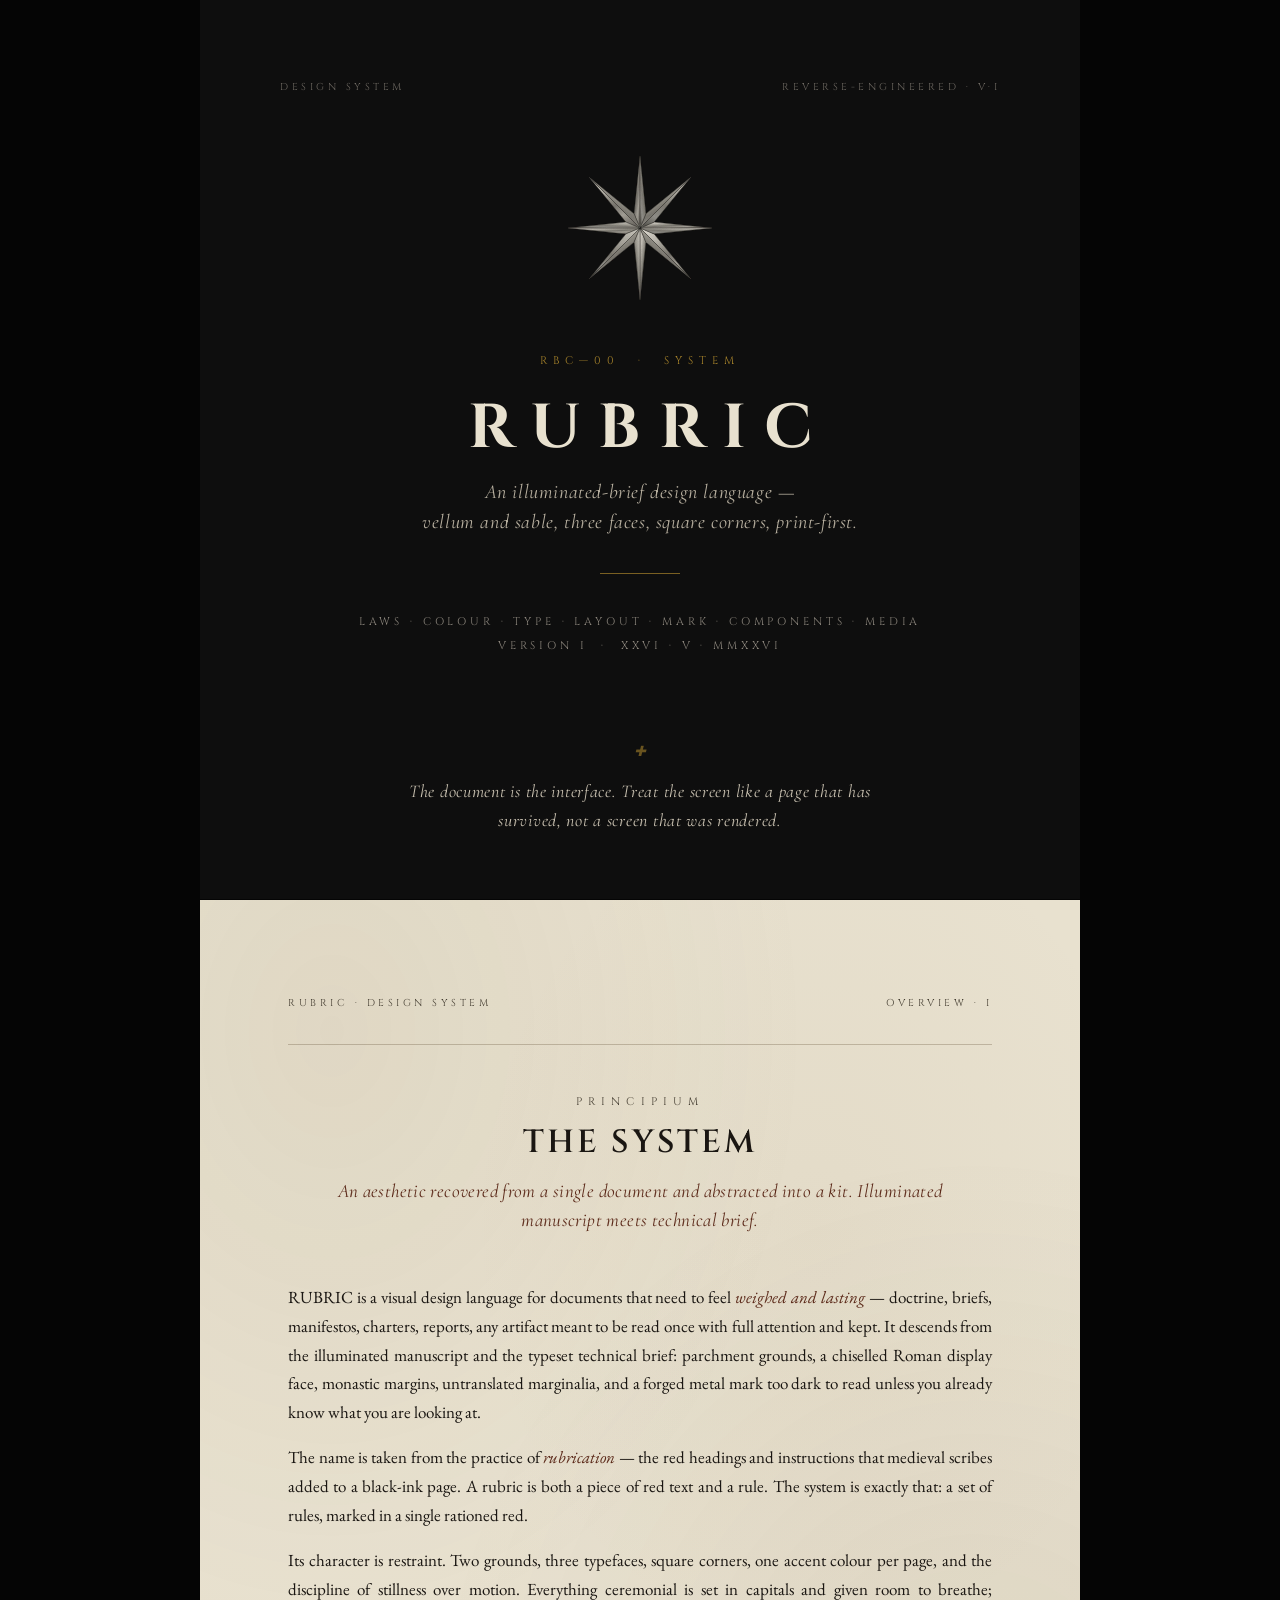
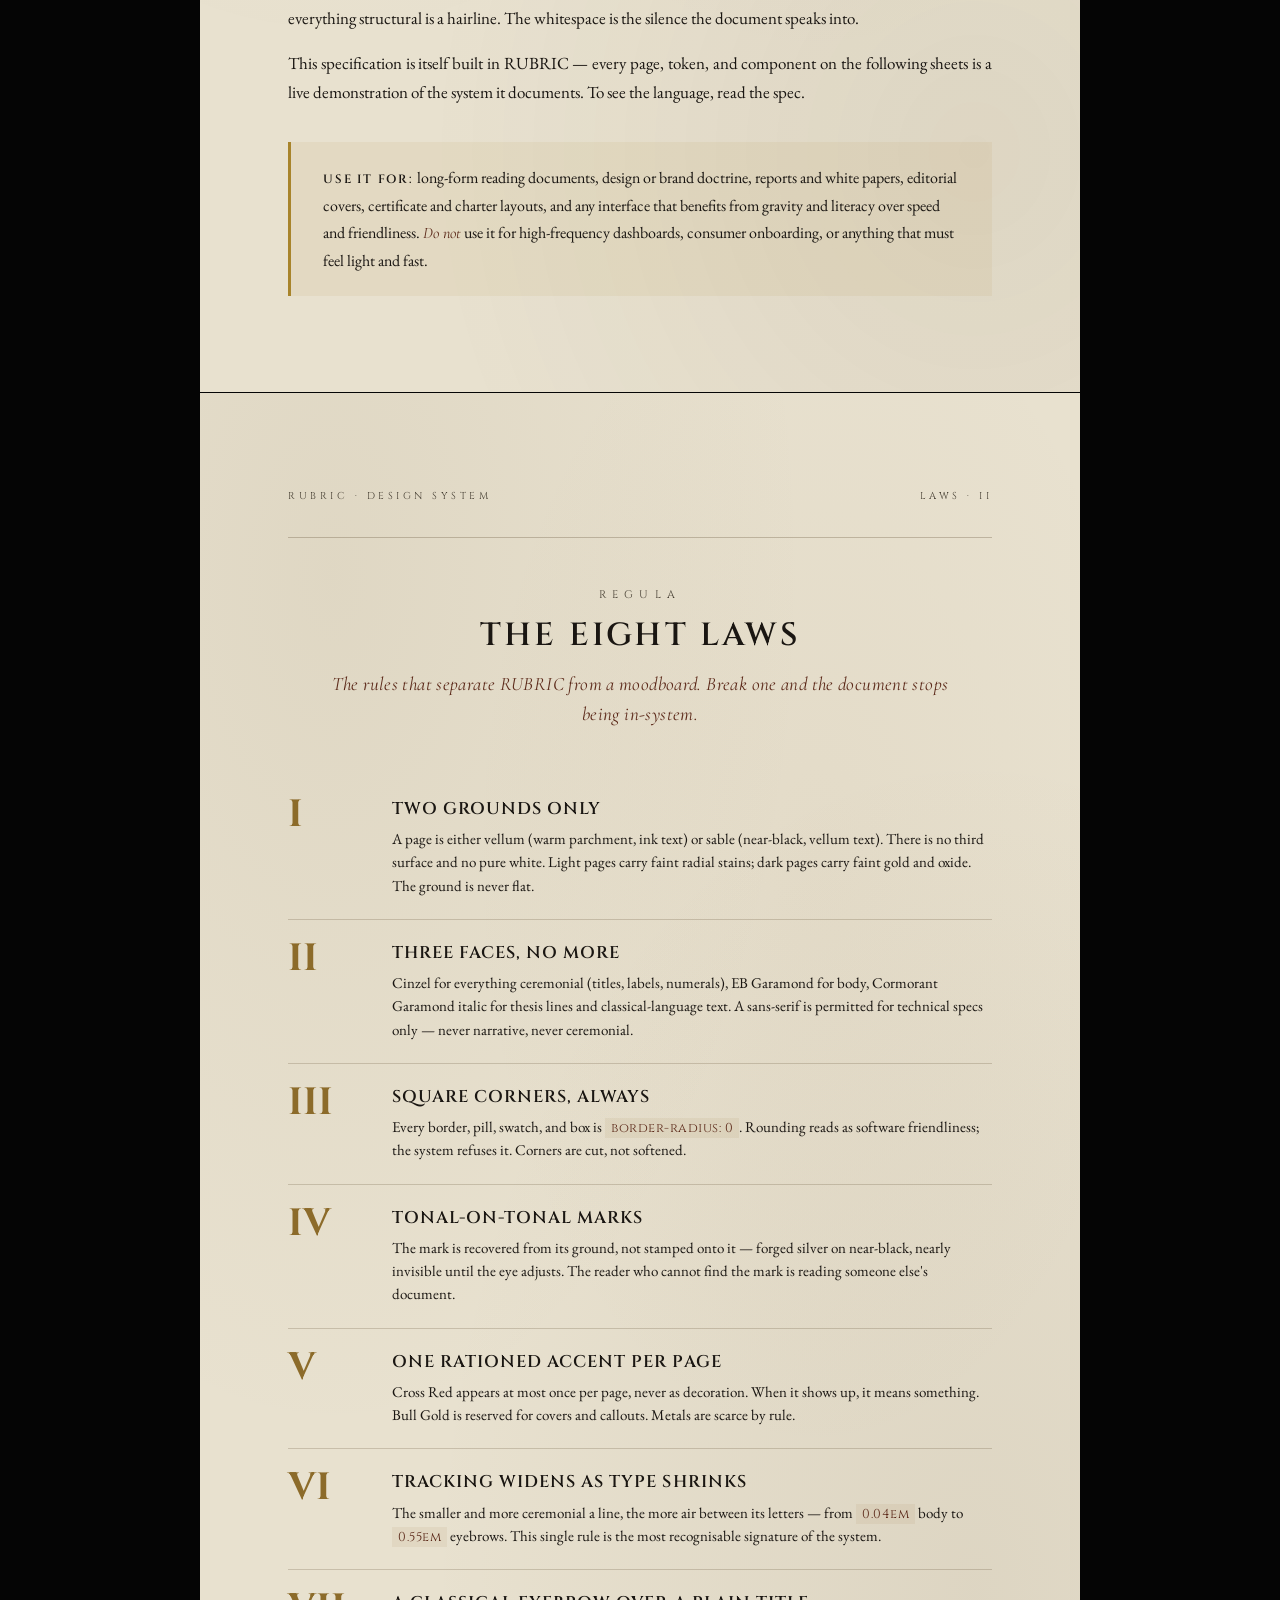
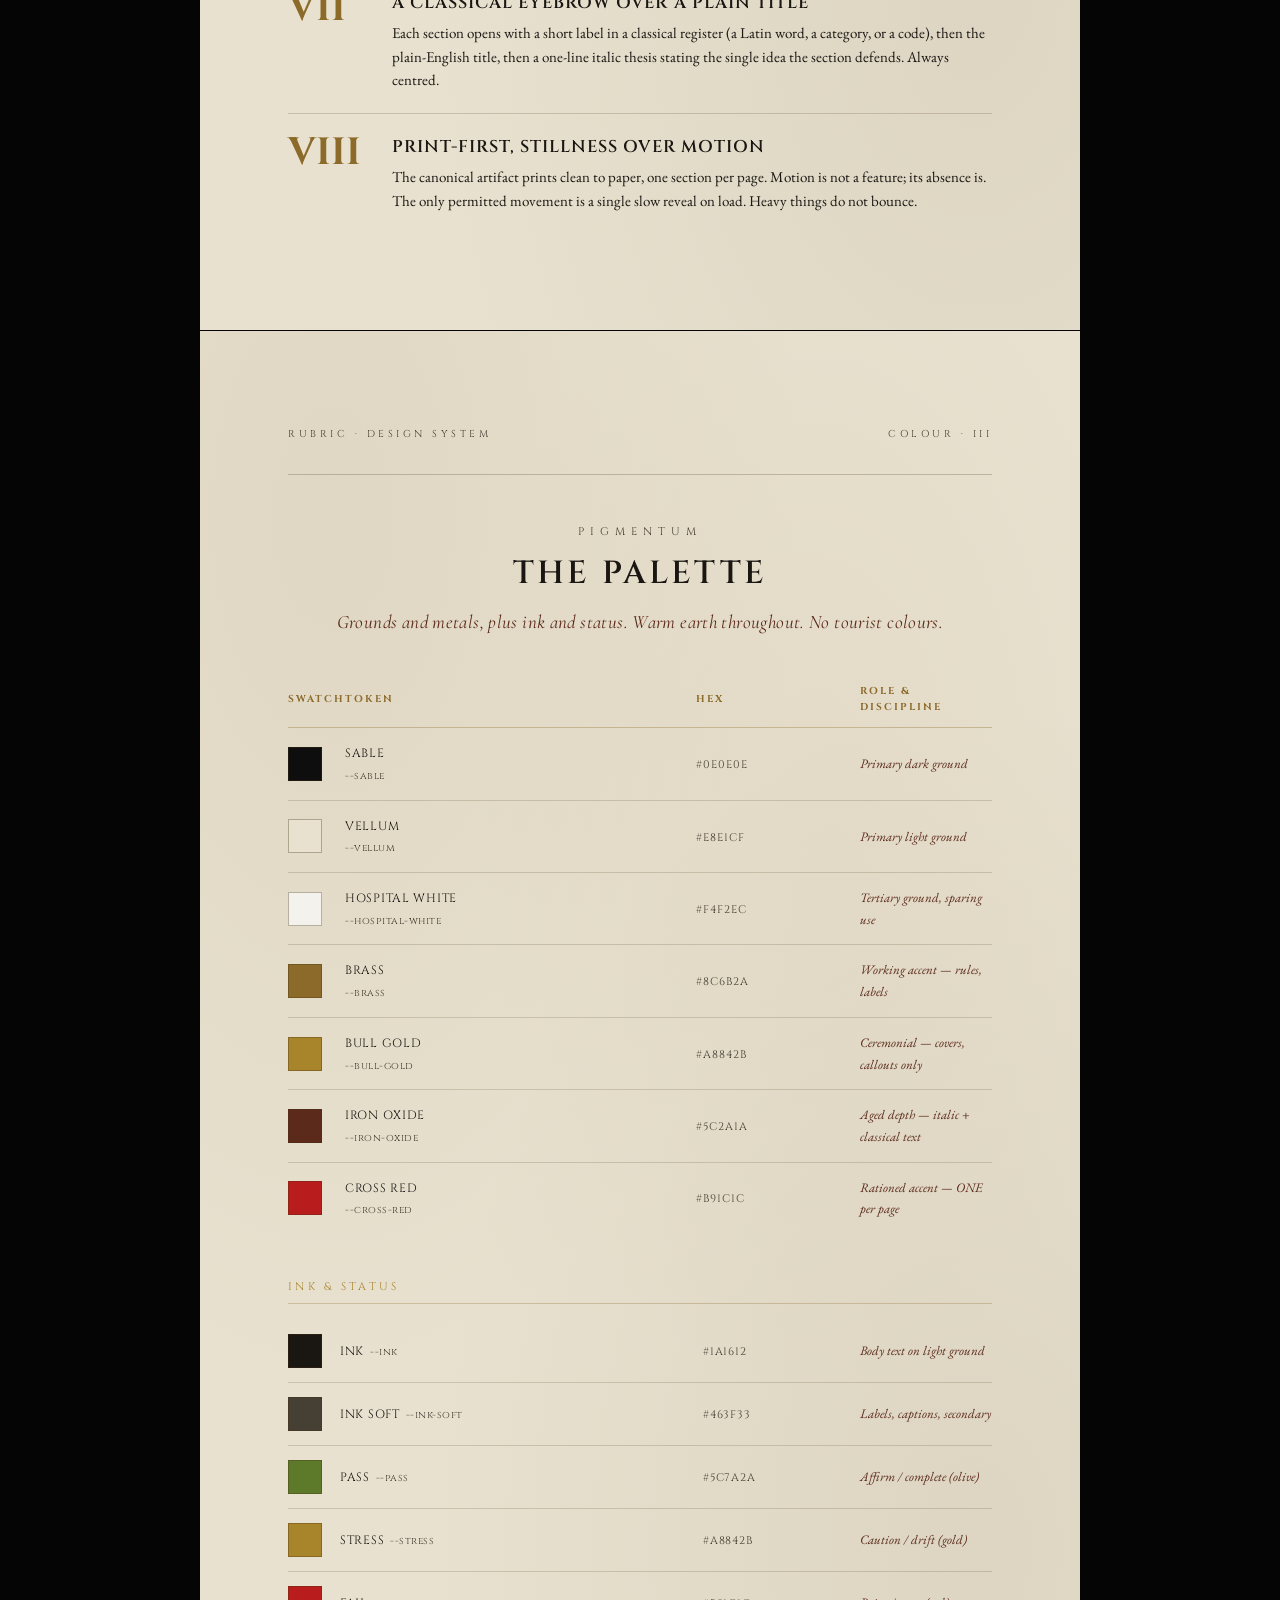
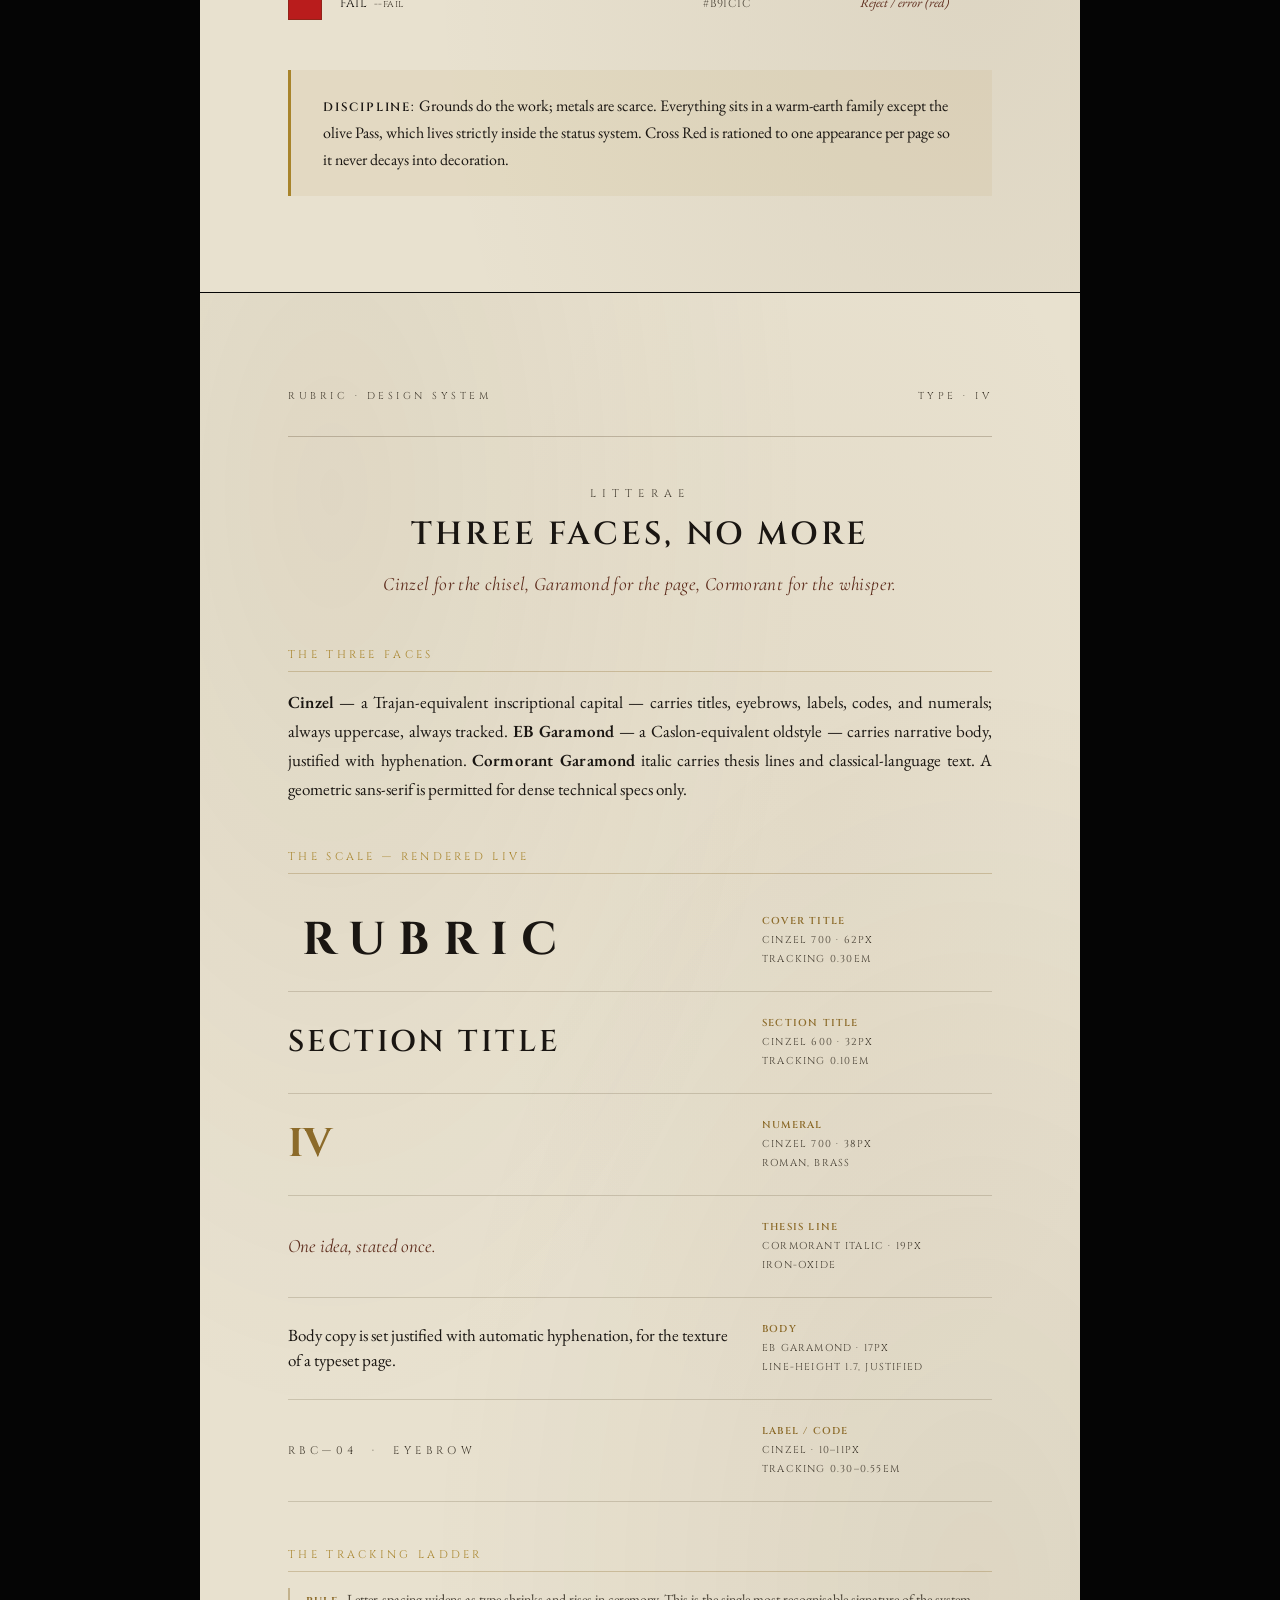
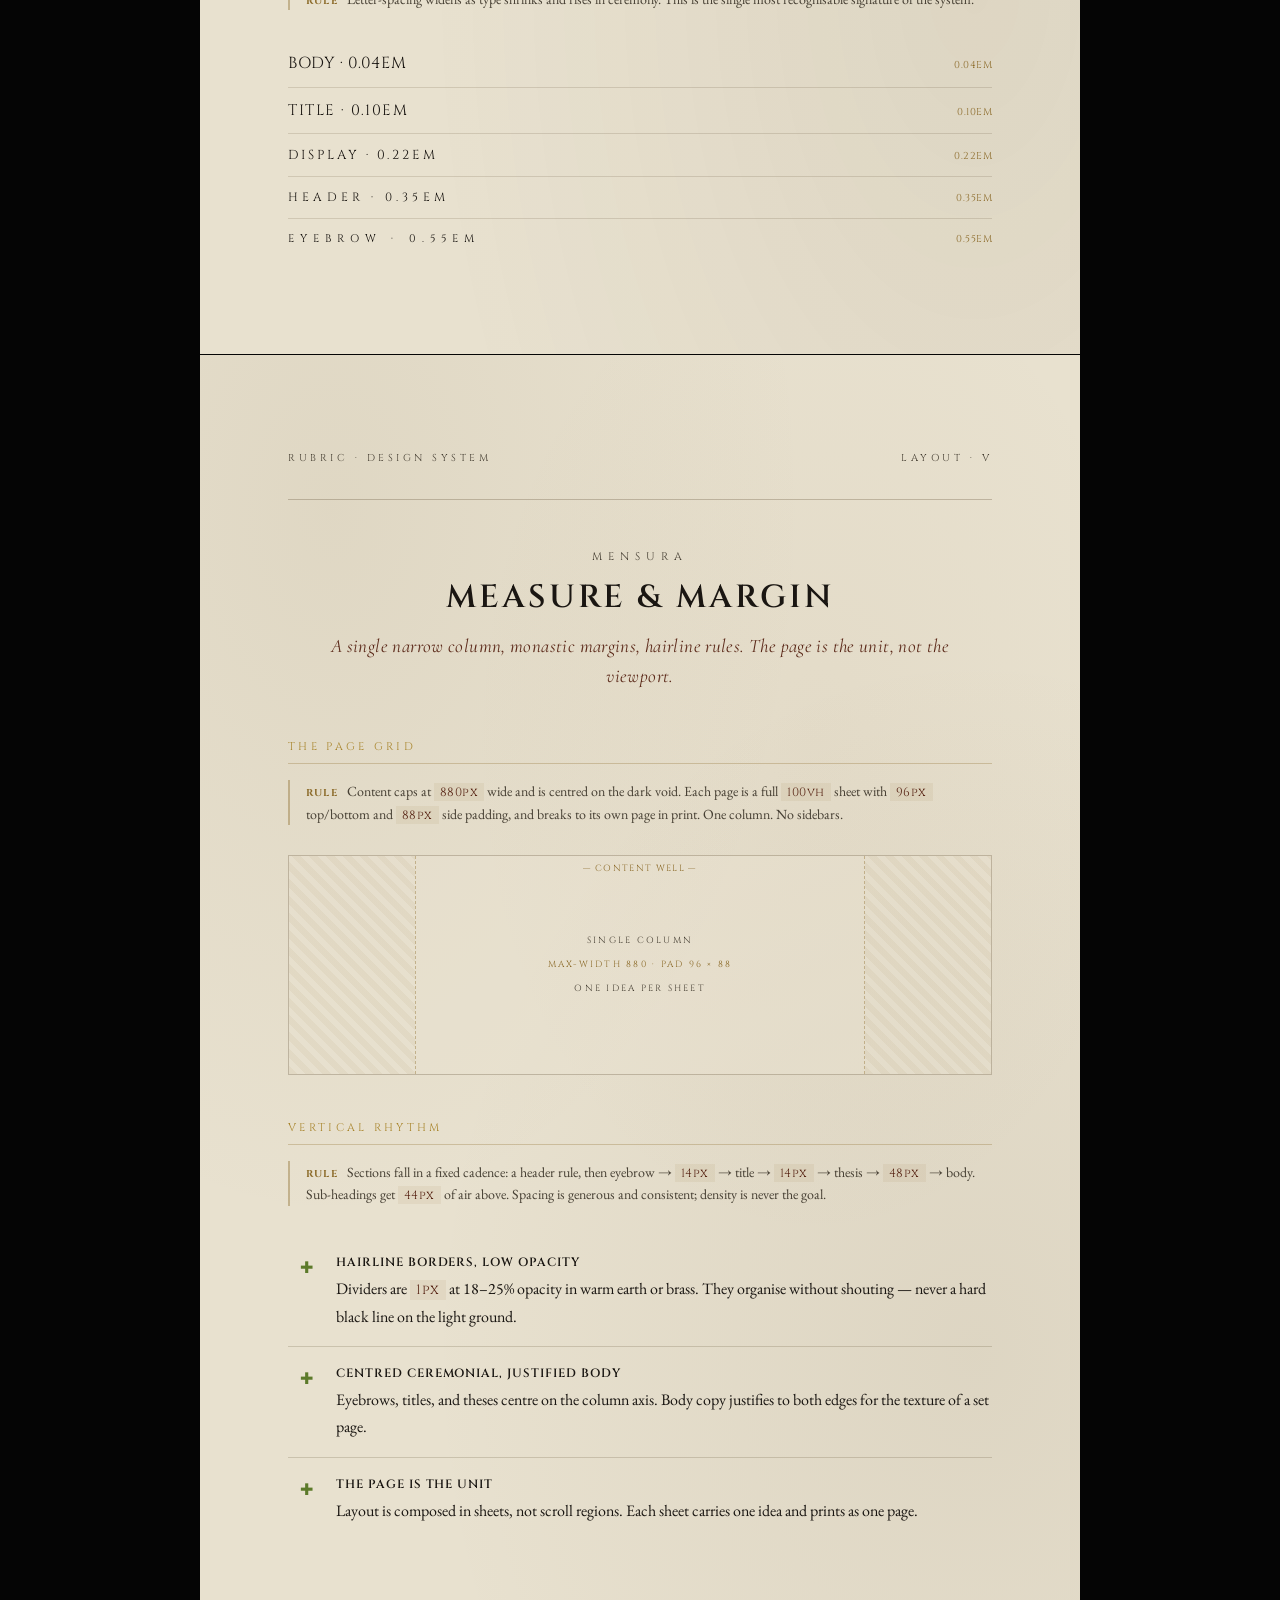
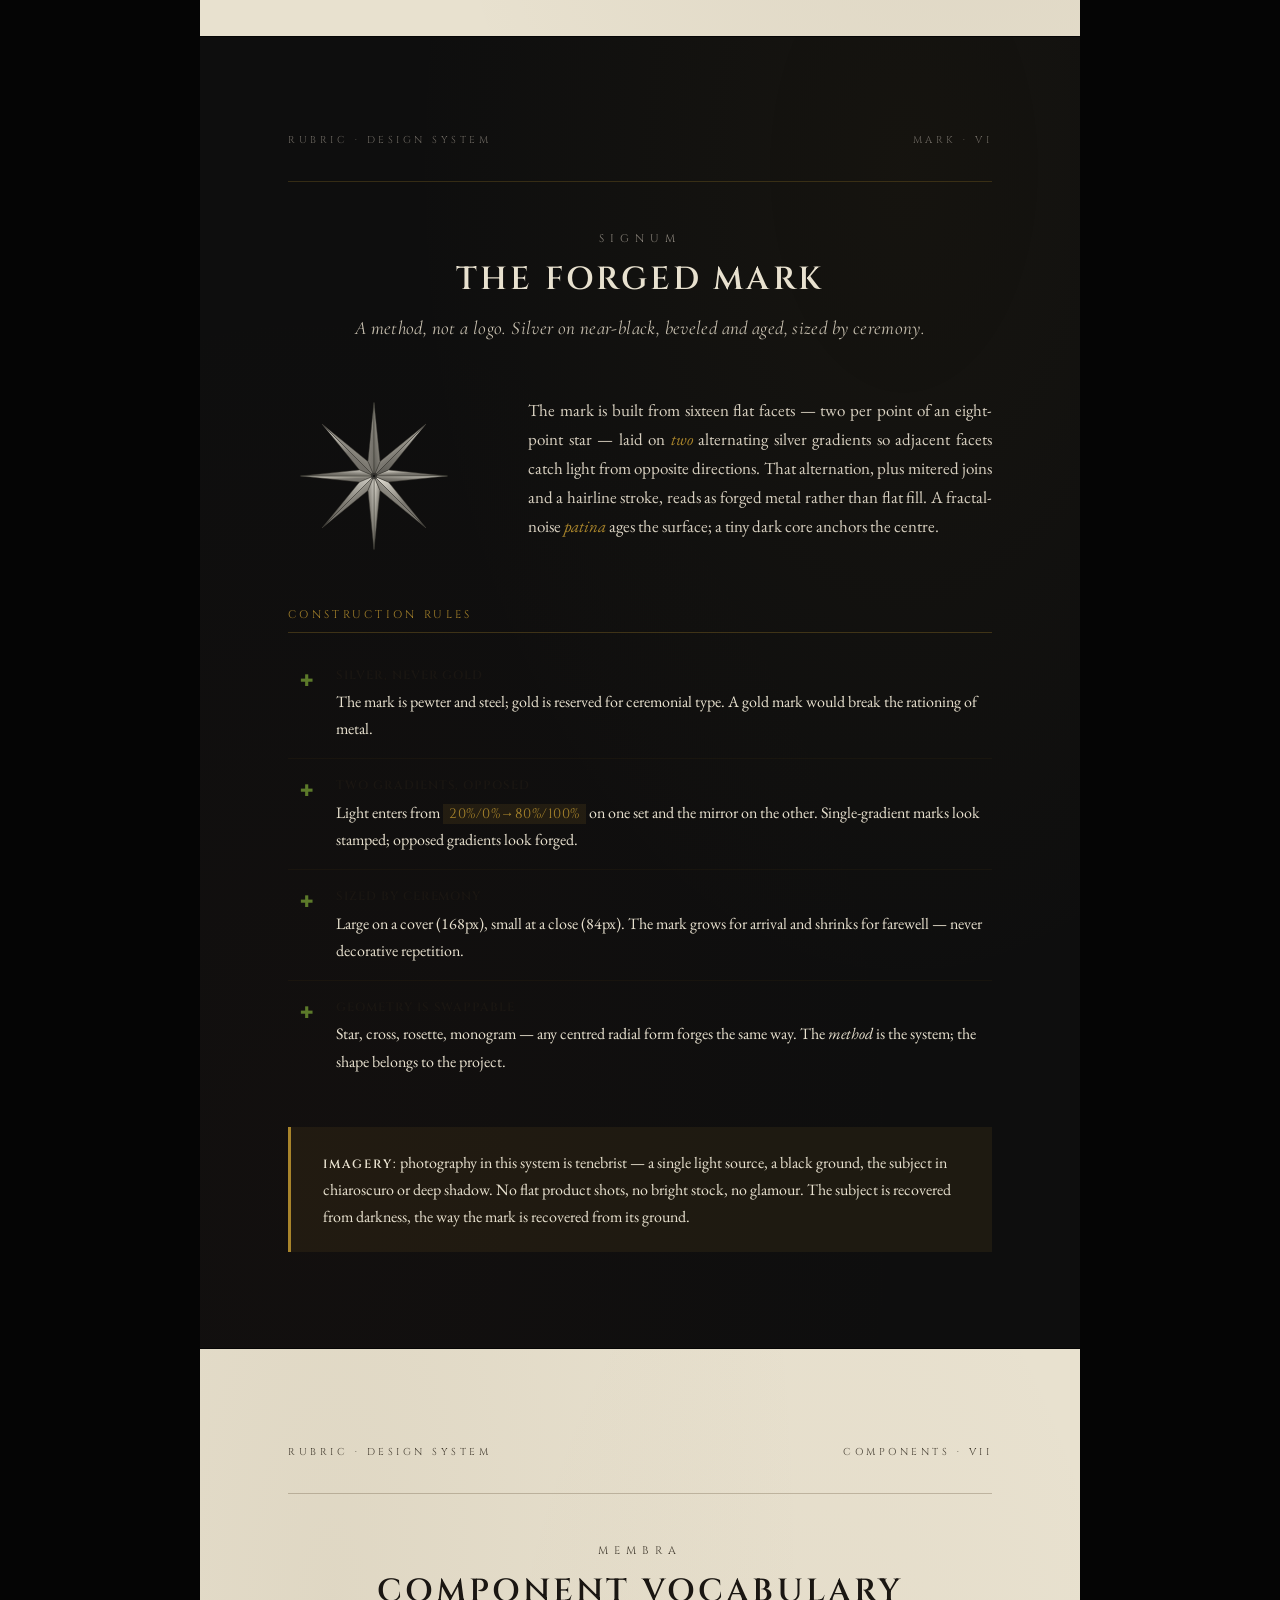
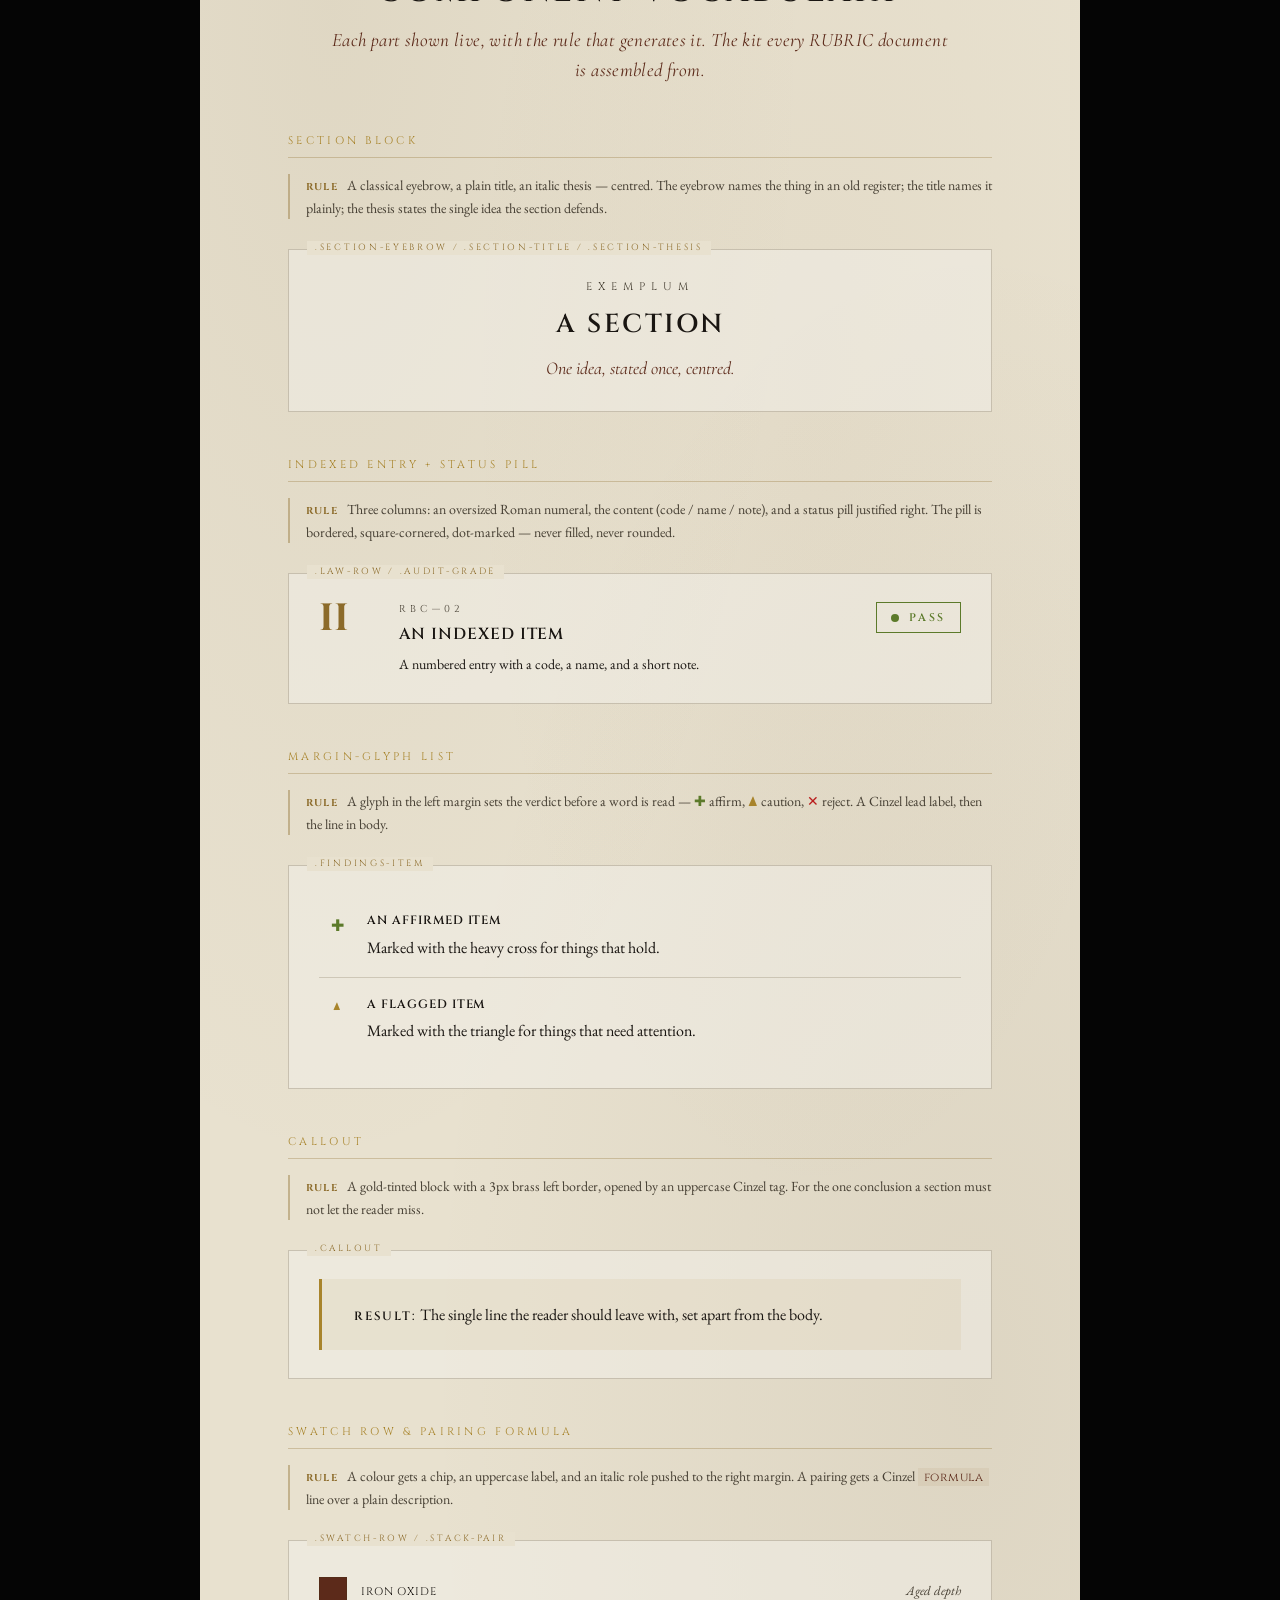
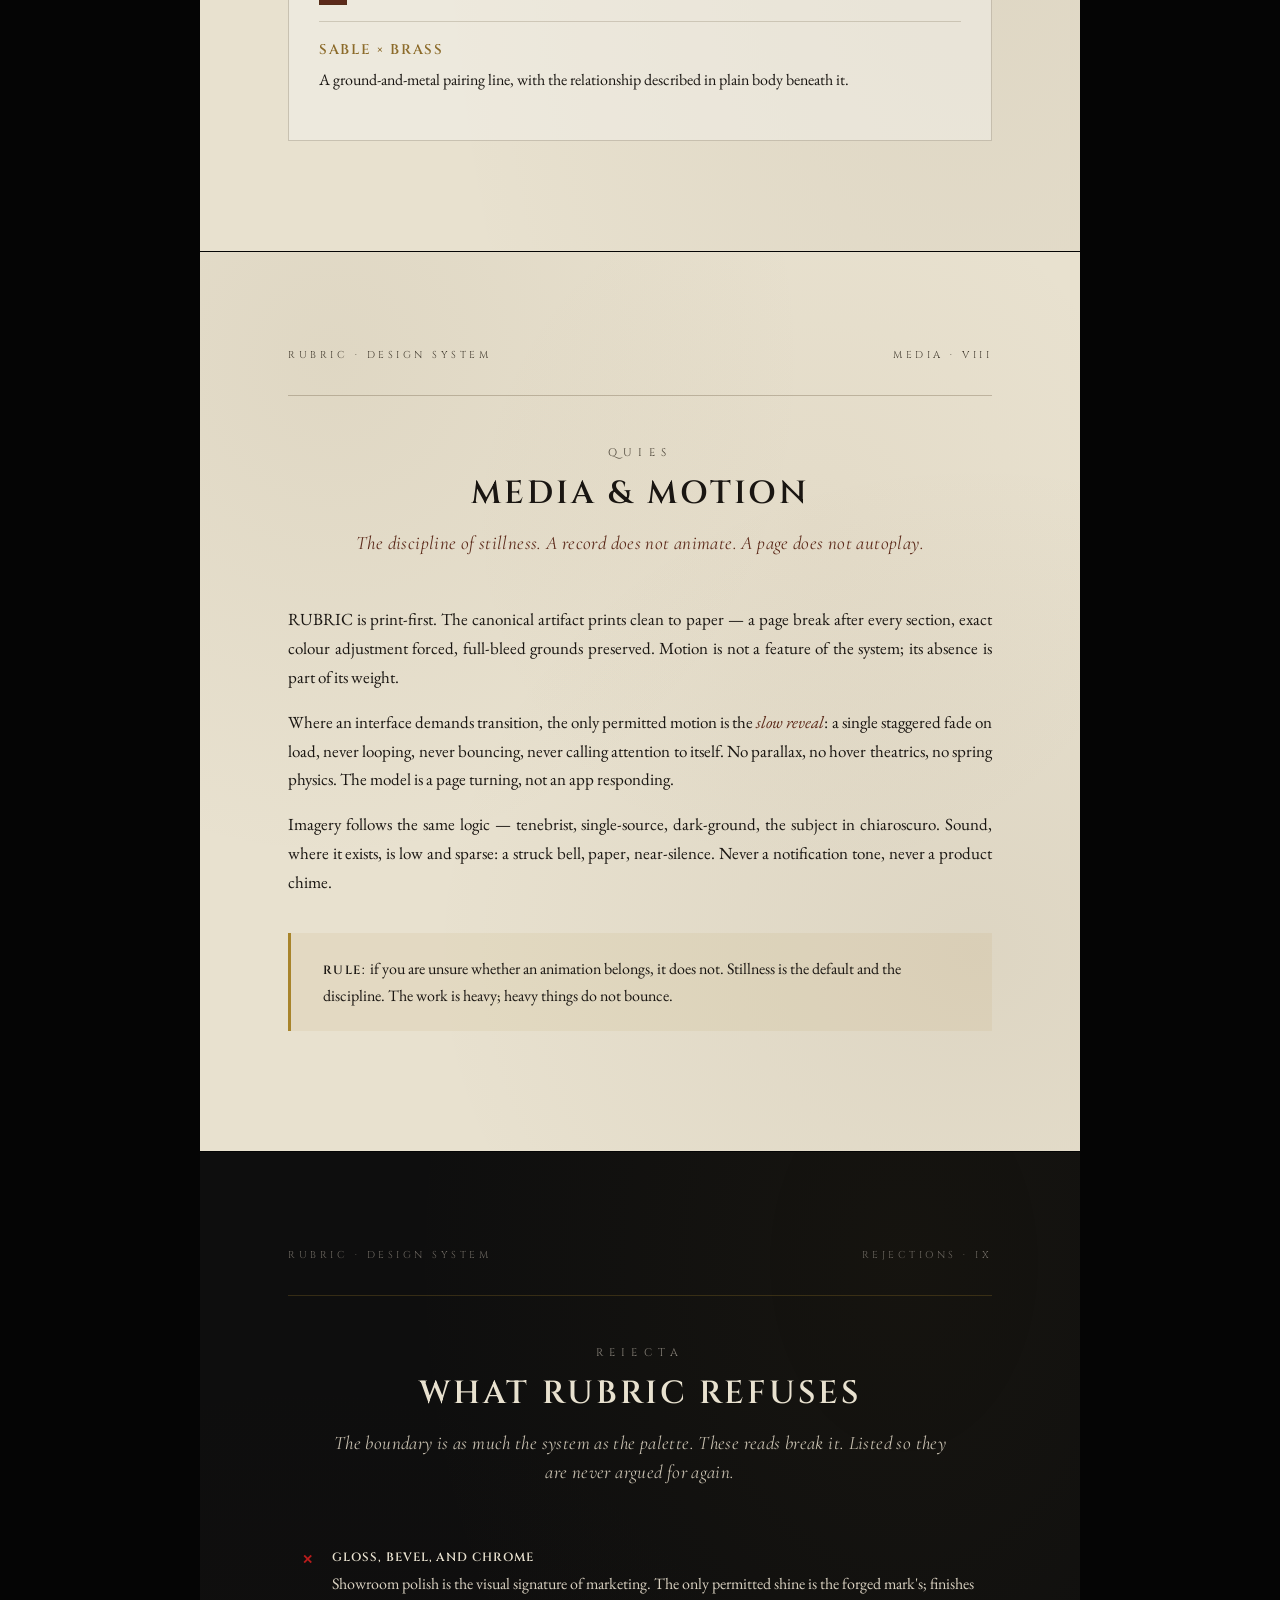
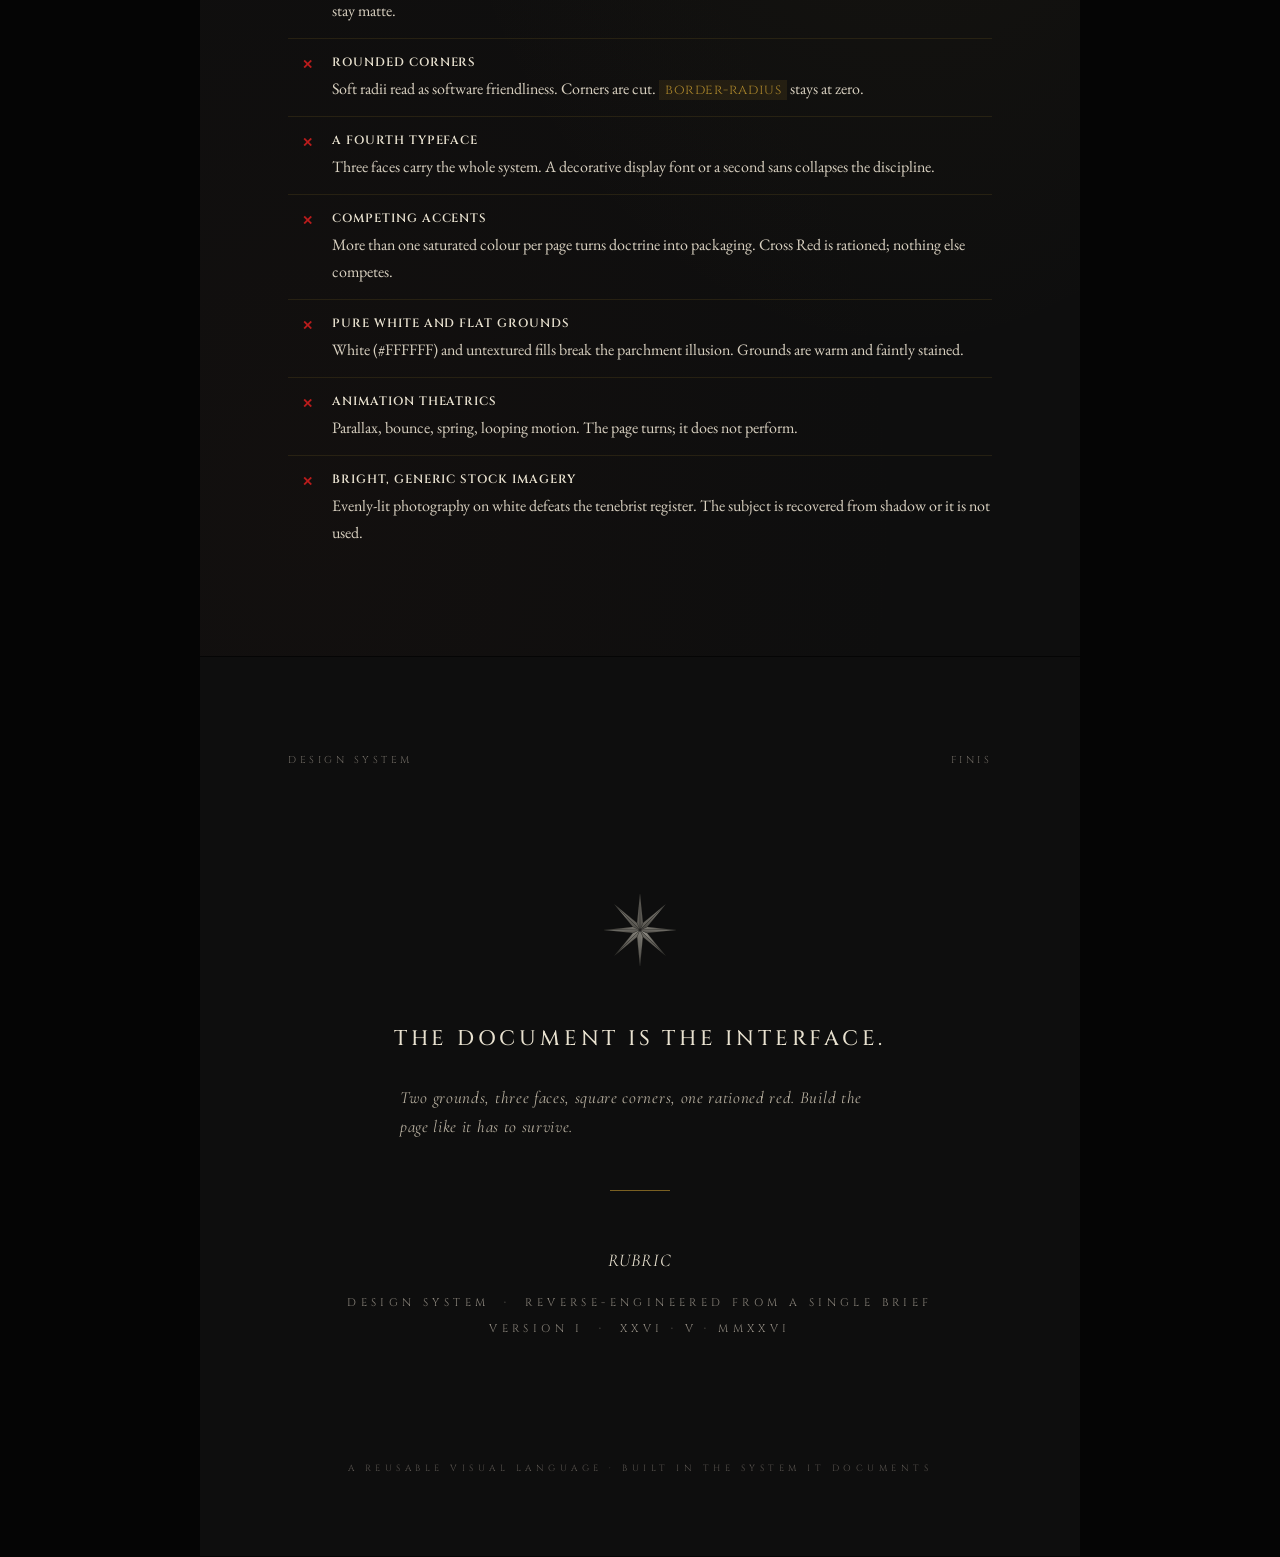
<file: public/library/rubric-design-system.html>
<!DOCTYPE html>
<html lang="en">
<head>
<meta charset="UTF-8">
<meta name="viewport" content="width=device-width, initial-scale=1.0">
<title>RUBRIC · Design System</title>
<link rel="preconnect" href="https://fonts.googleapis.com">
<link rel="preconnect" href="https://fonts.gstatic.com" crossorigin>
<link href="https://fonts.googleapis.com/css2?family=Cinzel:wght@400;500;600;700&family=EB+Garamond:ital,wght@0,400;0,500;0,600;1,400;1,500&family=Cormorant+Garamond:ital,wght@0,300;0,400;0,500;1,400&display=swap" rel="stylesheet">
<style>
  :root {
    /* ——— GROUNDS ——— */
    --void:           #050505;  /* the dark behind the record */
    --sable:          #0E0E0E;  /* primary dark ground */
    --sable-2:        #1A1816;  /* raised dark surface */
    --vellum:         #E8E1CF;  /* primary light ground */
    --vellum-2:       #DDD4BC;  /* secondary light ground */
    --hospital-white: #F4F2EC;  /* tertiary light ground */

    /* ——— METALS (scarce by rule) ——— */
    --brass:          #8C6B2A;  /* working accent — rules, labels, formulae */
    --bull-gold:      #A8842B;  /* ceremonial accent — covers, callouts only */

    /* ——— DEPTH & ALARM ——— */
    --iron-oxide:     #5C2A1A;  /* aged depth — italic + classical-language text */
    --cross-red:      #B91C1C;  /* the rationed accent — ONE use per page */

    /* ——— INK ——— */
    --ink:            #1A1612;  /* body text on light ground */
    --ink-soft:       #463F33;  /* labels, captions, secondary text */

    /* ——— STATUS ——— */
    --pass:           #5C7A2A;  /* affirm / complete (olive) */
    --stress:         #A8842B;  /* caution / drift (gold) */
    --fail:           #B91C1C;  /* reject / error (red) */
  }

  * { box-sizing: border-box; margin: 0; padding: 0; }

  html, body {
    background: var(--void);
    font-family: 'EB Garamond', Garamond, 'Times New Roman', serif;
    color: var(--ink);
    font-size: 17px;
    line-height: 1.55;
    -webkit-font-smoothing: antialiased;
  }

  .doc { max-width: 880px; margin: 0 auto; }

  .page {
    min-height: 100vh;
    padding: 96px 88px;
    position: relative;
    page-break-after: always;
    border-bottom: 1px solid var(--void);
  }

  .page.vellum {
    background: var(--vellum);
    color: var(--ink);
    background-image:
      radial-gradient(ellipse at 15% 12%, rgba(120, 100, 60, 0.08), transparent 45%),
      radial-gradient(ellipse at 88% 78%, rgba(80, 60, 30, 0.07), transparent 50%),
      radial-gradient(ellipse at 70% 30%, rgba(140, 110, 70, 0.05), transparent 40%);
  }

  .page.sable {
    background: var(--sable);
    color: var(--vellum);
    background-image:
      radial-gradient(ellipse at 80% 10%, rgba(168, 132, 43, 0.05), transparent 50%),
      radial-gradient(ellipse at 12% 88%, rgba(92, 42, 26, 0.06), transparent 55%);
  }

  /* ============ COVER ============ */
  .cover {
    background: var(--sable); color: var(--vellum);
    display: flex; flex-direction: column;
    justify-content: space-between; align-items: center;
    padding: 80px 80px 64px; min-height: 100vh;
  }
  .cover-header {
    width: 100%; display: flex; justify-content: space-between;
    font-family: 'Cinzel', serif; font-size: 10px; letter-spacing: 0.35em;
    color: #6E6962; text-transform: uppercase;
  }
  .cover-mark { margin-top: 48px; width: 168px; height: 168px; }
  .cover-title-block { text-align: center; margin-top: 40px; }
  .cover-doc-code {
    font-family: 'Cinzel', serif; font-size: 11px; letter-spacing: 0.55em;
    color: var(--bull-gold); text-transform: uppercase; margin-bottom: 28px;
  }
  .cover-title {
    font-family: 'Cinzel', serif; font-weight: 700; font-size: 62px;
    letter-spacing: 0.30em; color: var(--vellum); text-transform: uppercase;
    line-height: 1; margin-bottom: 18px; padding-left: 0.30em;
  }
  .cover-subtitle {
    font-family: 'Cormorant Garamond', serif; font-style: italic; font-size: 20px;
    color: #B8B0A0; letter-spacing: 0.03em; max-width: 560px; margin: 0 auto; line-height: 1.5;
  }
  .cover-rule { width: 80px; height: 1px; background: var(--bull-gold); margin: 36px auto; opacity: 0.7; }
  .cover-meta {
    text-align: center; font-family: 'Cinzel', serif; font-size: 11px;
    letter-spacing: 0.35em; color: #8A847B; text-transform: uppercase; line-height: 2.2;
  }
  .cover-thesis {
    margin-top: auto; padding-top: 56px; text-align: center;
    font-family: 'Cormorant Garamond', serif; font-style: italic; font-size: 18px;
    color: #C8C0B0; letter-spacing: 0.04em; max-width: 520px; line-height: 1.6;
  }
  .cover-thesis::before {
    content: "✚"; display: block; color: var(--bull-gold); font-size: 14px;
    margin-bottom: 14px; opacity: 0.6;
  }

  /* ============ HEADER + SECTION ============ */
  .page-header {
    display: flex; justify-content: space-between; align-items: baseline;
    font-family: 'Cinzel', serif; font-size: 10px; letter-spacing: 0.35em;
    color: var(--ink-soft); text-transform: uppercase;
    padding-bottom: 32px; border-bottom: 1px solid rgba(70, 50, 20, 0.25); margin-bottom: 48px;
  }
  .sable .page-header { color: #6E6962; border-bottom-color: rgba(168, 132, 43, 0.25); }

  .section-eyebrow {
    font-family: 'Cinzel', serif; font-size: 11px; letter-spacing: 0.55em;
    color: var(--ink-soft); text-transform: uppercase; text-align: center; margin-bottom: 14px;
  }
  .sable .section-eyebrow { color: #8A847B; }

  .section-title {
    font-family: 'Cinzel', serif; font-size: 32px; letter-spacing: 0.1em; font-weight: 600;
    text-transform: uppercase; text-align: center; margin-bottom: 14px; line-height: 1.2;
  }

  .section-thesis {
    text-align: center; font-family: 'Cormorant Garamond', serif; font-style: italic;
    font-size: 19px; color: var(--iron-oxide); margin-bottom: 48px; letter-spacing: 0.02em;
    max-width: 620px; margin-left: auto; margin-right: auto; line-height: 1.55;
  }
  .sable .section-thesis { color: #C8C0B0; }

  .body p { margin-bottom: 16px; font-size: 17px; line-height: 1.7; text-align: justify; hyphens: auto; }
  .body em { font-style: italic; color: var(--iron-oxide); }
  .sable .body em { color: var(--bull-gold); }
  .body strong { font-weight: 600; letter-spacing: 0.01em; }
  .latin { font-family: 'Cormorant Garamond', serif; font-style: italic; color: var(--iron-oxide); }
  .sable .latin { color: var(--bull-gold); }
  code.mono {
    font-family: 'Cinzel', serif; font-size: 0.86em; letter-spacing: 0.04em;
    color: var(--iron-oxide); background: rgba(140,107,42,0.08); padding: 1px 6px;
  }
  .sable code.mono { color: var(--bull-gold); background: rgba(168,132,43,0.12); }

  .sub-eyebrow {
    font-family: 'Cinzel', serif; font-size: 11px; letter-spacing: 0.3em;
    color: var(--bull-gold); text-transform: uppercase; margin: 44px 0 16px;
    padding-bottom: 8px; border-bottom: 1px solid rgba(140, 107, 42, 0.3);
  }

  /* ============ LAW LIST ============ */
  .law-list { list-style: none; }
  .law-row {
    padding: 22px 0; border-bottom: 1px solid rgba(70, 50, 20, 0.2);
    display: grid; grid-template-columns: 80px 1fr; gap: 24px; align-items: start;
  }
  .law-row:last-child { border-bottom: none; }
  .law-numeral { font-family: 'Cinzel', serif; font-weight: 700; font-size: 38px; color: var(--brass); line-height: 0.9; }
  .law-content .name {
    font-family: 'Cinzel', serif; font-weight: 600; font-size: 17px; letter-spacing: 0.06em;
    text-transform: uppercase; margin-bottom: 8px; line-height: 1.25;
  }
  .law-content .note { font-size: 15px; line-height: 1.55; color: var(--ink); }
  .sable .law-content .note { color: #D8D0C0; }
  .sable .law-row { border-bottom-color: rgba(168,132,43,0.18); }

  /* ============ CALLOUT ============ */
  .callout {
    margin-top: 36px; padding: 22px 32px; background: rgba(168, 132, 43, 0.08);
    border-left: 3px solid var(--bull-gold); font-size: 16px; line-height: 1.7;
  }
  .sable .callout { background: rgba(168, 132, 43, 0.10); }
  .callout .tag { font-family: 'Cinzel', serif; font-size: 12px; letter-spacing: 0.15em; text-transform: uppercase; font-weight: 600; }

  /* ============ TOKEN TABLE ============ */
  .token-table { width: 100%; border-collapse: collapse; margin: 8px 0 4px; }
  .token-table th {
    font-family: 'Cinzel', serif; font-size: 10px; letter-spacing: 0.2em; text-transform: uppercase;
    color: var(--brass); text-align: left; padding: 0 0 12px; border-bottom: 1px solid rgba(140, 107, 42, 0.35);
  }
  .token-table td { padding: 14px 0; border-bottom: 1px solid rgba(70, 50, 20, 0.18); vertical-align: middle; font-size: 14px; }
  .token-table tr:last-child td { border-bottom: none; }
  .tok-swatch { width: 34px; height: 34px; border: 1px solid rgba(70, 50, 20, 0.35); display: inline-block; vertical-align: middle; }
  .tok-name { font-family: 'Cinzel', serif; font-size: 12px; letter-spacing: 0.06em; text-transform: uppercase; color: var(--ink); }
  .tok-var { font-family: 'Cinzel', serif; font-size: 10px; letter-spacing: 0.05em; color: var(--ink-soft); }
  .tok-hex { font-family: 'Cinzel', serif; font-size: 11px; letter-spacing: 0.08em; color: var(--ink-soft); }
  .tok-role { font-style: italic; font-size: 13px; color: var(--iron-oxide); }
  .col-w { width: 52px; } .col-r { width: 132px; }

  /* ============ TYPE SPECIMENS ============ */
  .type-spec {
    display: grid; grid-template-columns: 1fr 230px; gap: 28px; padding: 22px 0;
    border-bottom: 1px solid rgba(70, 50, 20, 0.18); align-items: center;
  }
  .type-spec:last-child { border-bottom: none; }
  .type-meta { font-family: 'Cinzel', serif; font-size: 10px; letter-spacing: 0.12em; text-transform: uppercase; color: var(--ink-soft); line-height: 1.9; }
  .type-meta b { color: var(--brass); font-weight: 600; }
  .spec-display { font-family: 'Cinzel', serif; font-weight: 700; text-transform: uppercase; color: var(--ink); }

  .ladder-row {
    display: flex; justify-content: space-between; align-items: baseline; padding: 11px 0;
    border-bottom: 1px solid rgba(70, 50, 20, 0.15); font-family: 'Cinzel', serif; text-transform: uppercase; color: var(--ink);
  }
  .ladder-row:last-child { border-bottom: none; }
  .ladder-val { font-size: 10px; letter-spacing: 0.05em; color: var(--brass); }

  /* ============ DEMO FRAME ============ */
  .demo {
    border: 1px solid rgba(70, 50, 20, 0.22); background: rgba(244, 242, 236, 0.5);
    padding: 28px 30px; margin: 4px 0 14px; position: relative;
  }
  .demo-tag {
    position: absolute; top: -9px; left: 18px; background: var(--vellum);
    font-family: 'Cinzel', serif; font-size: 9px; letter-spacing: 0.3em; text-transform: uppercase;
    color: var(--brass); padding: 0 8px;
  }
  .rule-note {
    font-size: 14px; line-height: 1.6; color: var(--ink-soft); margin-bottom: 30px;
    padding-left: 16px; border-left: 2px solid rgba(140, 107, 42, 0.4);
  }
  .sable .rule-note { color: #C8C0B0; }
  .rule-note b { font-family: 'Cinzel', serif; font-size: 10px; letter-spacing: 0.12em; text-transform: uppercase; color: var(--brass); display: inline; }

  .audit-grade {
    display: inline-flex; align-items: center; gap: 10px; padding: 6px 14px; border-radius: 0;
    border: 1px solid; font-family: 'Cinzel', serif; font-size: 11px; letter-spacing: 0.25em;
    font-weight: 600; text-transform: uppercase; background: transparent; white-space: nowrap; margin-right: 10px;
  }
  .audit-grade::before { content: ""; width: 8px; height: 8px; border-radius: 50%; display: inline-block; }
  .audit-grade.pass { color: var(--pass); border-color: var(--pass); } .audit-grade.pass::before { background: var(--pass); }
  .audit-grade.stress { color: var(--stress); border-color: var(--stress); } .audit-grade.stress::before { background: var(--stress); }
  .audit-grade.fail { color: var(--fail); border-color: var(--fail); } .audit-grade.fail::before { background: var(--fail); }

  .findings-list { list-style: none; }
  .findings-item { padding: 16px 0 16px 48px; border-bottom: 1px solid rgba(70, 50, 20, 0.18); position: relative; font-size: 16px; line-height: 1.7; }
  .findings-item:last-child { border-bottom: none; }
  .findings-item.holds::before { content: "✚"; position: absolute; left: 12px; top: 18px; color: var(--pass); font-size: 16px; }
  .findings-item.stress::before { content: "▲"; position: absolute; left: 14px; top: 19px; color: var(--stress); font-size: 11px; }
  .findings-item .lead { font-family: 'Cinzel', serif; font-weight: 600; font-size: 12px; letter-spacing: 0.08em; text-transform: uppercase; color: var(--ink); display: block; margin-bottom: 3px; }

  .swatch-row { display: flex; align-items: center; gap: 14px; padding: 8px 0; font-size: 14px; }
  .swatch { width: 28px; height: 28px; flex-shrink: 0; border: 1px solid rgba(70, 50, 20, 0.3); }
  .swatch-label { font-family: 'Cinzel', serif; font-size: 11px; letter-spacing: 0.08em; text-transform: uppercase; color: var(--ink); }
  .swatch-note { font-family: 'EB Garamond', serif; font-style: italic; font-size: 13px; color: var(--ink-soft); margin-left: auto; }

  .stack-pair { padding: 18px 0; border-bottom: 1px solid rgba(70, 50, 20, 0.18); font-size: 16px; line-height: 1.65; }
  .stack-pair:last-child { border-bottom: none; }
  .stack-formula { font-family: 'Cinzel', serif; font-weight: 600; font-size: 14px; letter-spacing: 0.12em; color: var(--brass); text-transform: uppercase; margin-bottom: 6px; }

  /* layout diagram */
  .grid-diagram {
    border: 1px solid rgba(70,50,20,0.25); background: rgba(232,225,207,0.4);
    position: relative; height: 220px; margin: 8px 0 14px;
    display: flex; align-items: stretch;
  }
  .grid-margin { width: 18%; background: repeating-linear-gradient(45deg, rgba(140,107,42,0.06), rgba(140,107,42,0.06) 6px, transparent 6px, transparent 12px); }
  .grid-content { flex: 1; display: flex; flex-direction: column; justify-content: center; align-items: center; gap: 10px; border-left: 1px dashed rgba(140,107,42,0.4); border-right: 1px dashed rgba(140,107,42,0.4); }
  .grid-line { font-family: 'Cinzel', serif; font-size: 9px; letter-spacing: 0.25em; color: var(--ink-soft); text-transform: uppercase; }
  .grid-dim { position: absolute; font-family: 'Cinzel', serif; font-size: 9px; letter-spacing: 0.15em; color: var(--brass); text-transform: uppercase; }

  /* rejection list */
  .reject-item { padding: 14px 0 14px 44px; position: relative; border-bottom: 1px solid rgba(168, 132, 43, 0.15); font-size: 16px; line-height: 1.65; color: #D8D0C0; }
  .reject-item:last-child { border-bottom: none; }
  .reject-item::before { content: "✕"; position: absolute; left: 14px; top: 15px; color: var(--cross-red); font-size: 13px; font-weight: 700; }
  .reject-item .lead { font-family: 'Cinzel', serif; font-weight: 600; font-size: 12px; letter-spacing: 0.08em; text-transform: uppercase; color: var(--vellum); display: block; margin-bottom: 3px; }

  /* ============ CLOSING ============ */
  .closing { background: var(--sable); color: var(--vellum); display: flex; flex-direction: column; justify-content: space-between; align-items: center; padding: 96px 88px 80px; min-height: 100vh; }
  .closing-header { width: 100%; display: flex; justify-content: space-between; font-family: 'Cinzel', serif; font-size: 10px; letter-spacing: 0.35em; color: #6E6962; text-transform: uppercase; }
  .closing-center { flex: 1; display: flex; flex-direction: column; align-items: center; justify-content: center; margin: 64px 0; }
  .closing-mark { width: 84px; height: 84px; margin-bottom: 48px; opacity: 0.85; }
  .closing-thesis { text-align: center; font-family: 'Cinzel', serif; font-weight: 500; font-size: 21px; letter-spacing: 0.18em; text-transform: uppercase; color: var(--vellum); line-height: 1.9; max-width: 580px; }
  .closing-thesis-extended { margin-top: 24px; font-family: 'Cormorant Garamond', serif; font-style: italic; font-size: 17px; color: #B8B0A0; letter-spacing: 0.04em; text-transform: none; line-height: 1.7; max-width: 480px; }
  .closing-rule { width: 60px; height: 1px; background: var(--bull-gold); margin: 48px auto; opacity: 0.7; }
  .closing-signature { text-align: center; font-family: 'Cinzel', serif; font-size: 11px; letter-spacing: 0.4em; color: #8A847B; text-transform: uppercase; line-height: 2.4; }
  .closing-signature .name { font-family: 'Cormorant Garamond', serif; font-style: italic; font-size: 18px; color: var(--vellum); letter-spacing: 0.06em; text-transform: none; display: block; margin-bottom: 8px; }
  .closing-final { margin-top: auto; text-align: center; font-family: 'Cinzel', serif; font-size: 9px; letter-spacing: 0.5em; color: #5A5550; text-transform: uppercase; }

  @media print {
    body { background: white; }
    .doc { max-width: none; }
    .page { min-height: auto; padding: 50px 50px; page-break-after: always; }
    .cover, .closing, .sable { -webkit-print-color-adjust: exact; print-color-adjust: exact; }
  }
</style>
</head>
<body>

<article class="doc">

  <!-- ============ COVER ============ -->
  <section class="page cover">
    <header class="cover-header">
      <span>DESIGN SYSTEM</span>
      <span>REVERSE-ENGINEERED · V·I</span>
    </header>

    <svg class="cover-mark" viewBox="-110 -110 220 220" xmlns="http://www.w3.org/2000/svg" aria-label="RUBRIC mark">
      <defs>
        <linearGradient id="starA" x1="20%" y1="0%" x2="80%" y2="100%">
          <stop offset="0%" stop-color="#DCD8CE"/><stop offset="20%" stop-color="#C2BEB5"/>
          <stop offset="45%" stop-color="#8E8B82"/><stop offset="55%" stop-color="#7A7770"/>
          <stop offset="75%" stop-color="#A6A299"/><stop offset="100%" stop-color="#6E6B64"/>
        </linearGradient>
        <linearGradient id="starB" x1="80%" y1="0%" x2="20%" y2="100%">
          <stop offset="0%" stop-color="#C8C5BC"/><stop offset="30%" stop-color="#A8A59C"/>
          <stop offset="55%" stop-color="#7E7B73"/><stop offset="80%" stop-color="#92908A"/>
          <stop offset="100%" stop-color="#5E5C56"/>
        </linearGradient>
        <filter id="patina" x="-4%" y="-4%" width="108%" height="108%">
          <feTurbulence type="fractalNoise" baseFrequency="1.4" numOctaves="3" seed="11" result="noise"/>
          <feColorMatrix in="noise" type="matrix" values="0 0 0 0 0  0 0 0 0 0  0 0 0 0 0  0 0 0 0.14 0" result="darkNoise"/>
          <feComposite in="darkNoise" in2="SourceGraphic" operator="in" result="patinaMasked"/>
          <feMerge><feMergeNode in="SourceGraphic"/><feMergeNode in="patinaMasked"/></feMerge>
        </filter>
      </defs>
      <g filter="url(#patina)" stroke="#3A3833" stroke-width="0.6" stroke-linejoin="miter">
        <!-- LEFT facets, gradient A -->
        <path d="M 0,0 L -7.7,-18.5 L 0.0,-94.0 Z" fill="url(#starA)"/>
        <path d="M 0,0 L 7.7,-18.5 L 66.5,-66.5 Z" fill="url(#starA)"/>
        <path d="M 0,0 L 18.5,-7.7 L 94.0,0.0 Z" fill="url(#starA)"/>
        <path d="M 0,0 L 18.5,7.7 L 66.5,66.5 Z" fill="url(#starA)"/>
        <path d="M 0,0 L 7.7,18.5 L 0.0,94.0 Z" fill="url(#starA)"/>
        <path d="M 0,0 L -7.7,18.5 L -66.5,66.5 Z" fill="url(#starA)"/>
        <path d="M 0,0 L -18.5,7.7 L -94.0,0.0 Z" fill="url(#starA)"/>
        <path d="M 0,0 L -18.5,-7.7 L -66.5,-66.5 Z" fill="url(#starA)"/>
        <!-- RIGHT facets, gradient B -->
        <path d="M 0,0 L 0.0,-94.0 L 7.7,-18.5 Z" fill="url(#starB)"/>
        <path d="M 0,0 L 66.5,-66.5 L 18.5,-7.7 Z" fill="url(#starB)"/>
        <path d="M 0,0 L 94.0,0.0 L 18.5,7.7 Z" fill="url(#starB)"/>
        <path d="M 0,0 L 66.5,66.5 L 7.7,18.5 Z" fill="url(#starB)"/>
        <path d="M 0,0 L 0.0,94.0 L -7.7,18.5 Z" fill="url(#starB)"/>
        <path d="M 0,0 L -66.5,66.5 L -18.5,7.7 Z" fill="url(#starB)"/>
        <path d="M 0,0 L -94.0,0.0 L -18.5,-7.7 Z" fill="url(#starB)"/>
        <path d="M 0,0 L -66.5,-66.5 L -7.7,-18.5 Z" fill="url(#starB)"/>
      </g>
      <circle cx="0" cy="0" r="5" fill="#6A6862" opacity="0.4"/>
      <circle cx="0" cy="0" r="3" fill="#3A3833" opacity="0.6"/>
      <circle cx="0" cy="0" r="1.2" fill="#0E0E0E" opacity="0.9"/>
      <circle cx="-0.8" cy="-0.8" r="0.5" fill="#D0CDC4" opacity="0.7"/>
    </svg>

    <div class="cover-title-block">
      <div class="cover-doc-code">RBC—00 &nbsp;·&nbsp; System</div>
      <h1 class="cover-title">Rubric</h1>
      <div class="cover-subtitle">
        An illuminated-brief design language — <br>vellum and sable, three faces, square corners, print-first.
      </div>
      <div class="cover-rule"></div>
      <div class="cover-meta">
        Laws · Colour · Type · Layout · Mark · Components · Media<br>
        Version I &nbsp;·&nbsp; XXVI · V · MMXXVI
      </div>
    </div>

    <div class="cover-thesis">
      The document is the interface. Treat the screen like a page that has survived, not a screen that was rendered.
    </div>
  </section>

  <!-- ============ I · THE SYSTEM ============ -->
  <section class="page vellum">
    <header class="page-header">
      <span>RUBRIC · DESIGN SYSTEM</span>
      <span>Overview · i</span>
    </header>

    <div class="section-eyebrow">Principium</div>
    <h2 class="section-title">The System</h2>
    <div class="section-thesis">An aesthetic recovered from a single document and abstracted into a kit. Illuminated manuscript meets technical brief.</div>

    <div class="body">
      <p>RUBRIC is a visual design language for documents that need to feel <em>weighed and lasting</em> — doctrine, briefs, manifestos, charters, reports, any artifact meant to be read once with full attention and kept. It descends from the illuminated manuscript and the typeset technical brief: parchment grounds, a chiselled Roman display face, monastic margins, untranslated marginalia, and a forged metal mark too dark to read unless you already know what you are looking at.</p>

      <p>The name is taken from the practice of <em>rubrication</em> — the red headings and instructions that medieval scribes added to a black-ink page. A rubric is both a piece of red text and a rule. The system is exactly that: a set of rules, marked in a single rationed red.</p>

      <p>Its character is restraint. Two grounds, three typefaces, square corners, one accent colour per page, and the discipline of stillness over motion. Everything ceremonial is set in capitals and given room to breathe; everything structural is a hairline. The whitespace is the silence the document speaks into.</p>

      <p>This specification is itself built in RUBRIC — every page, token, and component on the following sheets is a live demonstration of the system it documents. To see the language, read the spec.</p>
    </div>

    <div class="callout">
      <span class="tag">Use it for:</span> long-form reading documents, design or brand doctrine, reports and white papers, editorial covers, certificate and charter layouts, and any interface that benefits from gravity and literacy over speed and friendliness. <span class="latin">Do not</span> use it for high-frequency dashboards, consumer onboarding, or anything that must feel light and fast.
    </div>
  </section>

  <!-- ============ II · THE LAWS ============ -->
  <section class="page vellum">
    <header class="page-header">
      <span>RUBRIC · DESIGN SYSTEM</span>
      <span>Laws · ii</span>
    </header>

    <div class="section-eyebrow">Regula</div>
    <h2 class="section-title">The Eight Laws</h2>
    <div class="section-thesis">The rules that separate RUBRIC from a moodboard. Break one and the document stops being in-system.</div>

    <ol class="law-list">
      <li class="law-row"><div class="law-numeral">I</div><div class="law-content"><div class="name">Two grounds only</div><div class="note">A page is either vellum (warm parchment, ink text) or sable (near-black, vellum text). There is no third surface and no pure white. Light pages carry faint radial stains; dark pages carry faint gold and oxide. The ground is never flat.</div></div></li>
      <li class="law-row"><div class="law-numeral">II</div><div class="law-content"><div class="name">Three faces, no more</div><div class="note">Cinzel for everything ceremonial (titles, labels, numerals), EB Garamond for body, Cormorant Garamond italic for thesis lines and classical-language text. A sans-serif is permitted for technical specs only — never narrative, never ceremonial.</div></div></li>
      <li class="law-row"><div class="law-numeral">III</div><div class="law-content"><div class="name">Square corners, always</div><div class="note">Every border, pill, swatch, and box is <code class="mono">border-radius: 0</code>. Rounding reads as software friendliness; the system refuses it. Corners are cut, not softened.</div></div></li>
      <li class="law-row"><div class="law-numeral">IV</div><div class="law-content"><div class="name">Tonal-on-tonal marks</div><div class="note">The mark is recovered from its ground, not stamped onto it — forged silver on near-black, nearly invisible until the eye adjusts. The reader who cannot find the mark is reading someone else's document.</div></div></li>
      <li class="law-row"><div class="law-numeral">V</div><div class="law-content"><div class="name">One rationed accent per page</div><div class="note">Cross Red appears at most once per page, never as decoration. When it shows up, it means something. Bull Gold is reserved for covers and callouts. Metals are scarce by rule.</div></div></li>
      <li class="law-row"><div class="law-numeral">VI</div><div class="law-content"><div class="name">Tracking widens as type shrinks</div><div class="note">The smaller and more ceremonial a line, the more air between its letters — from <code class="mono">0.04em</code> body to <code class="mono">0.55em</code> eyebrows. This single rule is the most recognisable signature of the system.</div></div></li>
      <li class="law-row"><div class="law-numeral">VII</div><div class="law-content"><div class="name">A classical eyebrow over a plain title</div><div class="note">Each section opens with a short label in a classical register (a Latin word, a category, or a code), then the plain-English title, then a one-line italic thesis stating the single idea the section defends. Always centred.</div></div></li>
      <li class="law-row"><div class="law-numeral">VIII</div><div class="law-content"><div class="name">Print-first, stillness over motion</div><div class="note">The canonical artifact prints clean to paper, one section per page. Motion is not a feature; its absence is. The only permitted movement is a single slow reveal on load. Heavy things do not bounce.</div></div></li>
    </ol>
  </section>

  <!-- ============ III · COLOUR ============ -->
  <section class="page vellum">
    <header class="page-header">
      <span>RUBRIC · DESIGN SYSTEM</span>
      <span>Colour · iii</span>
    </header>

    <div class="section-eyebrow">Pigmentum</div>
    <h2 class="section-title">The Palette</h2>
    <div class="section-thesis">Grounds and metals, plus ink and status. Warm earth throughout. No tourist colours.</div>

    <table class="token-table">
      <thead><tr><th class="col-w">Swatch</th><th>Token</th><th>Hex</th><th class="col-r">Role &amp; discipline</th></tr></thead>
      <tbody>
        <tr><td><span class="tok-swatch" style="background:#0E0E0E"></span></td><td><span class="tok-name">Sable</span><br><span class="tok-var">--sable</span></td><td><span class="tok-hex">#0E0E0E</span></td><td><span class="tok-role">Primary dark ground</span></td></tr>
        <tr><td><span class="tok-swatch" style="background:#E8E1CF"></span></td><td><span class="tok-name">Vellum</span><br><span class="tok-var">--vellum</span></td><td><span class="tok-hex">#E8E1CF</span></td><td><span class="tok-role">Primary light ground</span></td></tr>
        <tr><td><span class="tok-swatch" style="background:#F4F2EC"></span></td><td><span class="tok-name">Hospital White</span><br><span class="tok-var">--hospital-white</span></td><td><span class="tok-hex">#F4F2EC</span></td><td><span class="tok-role">Tertiary ground, sparing use</span></td></tr>
        <tr><td><span class="tok-swatch" style="background:#8C6B2A"></span></td><td><span class="tok-name">Brass</span><br><span class="tok-var">--brass</span></td><td><span class="tok-hex">#8C6B2A</span></td><td><span class="tok-role">Working accent — rules, labels</span></td></tr>
        <tr><td><span class="tok-swatch" style="background:#A8842B"></span></td><td><span class="tok-name">Bull Gold</span><br><span class="tok-var">--bull-gold</span></td><td><span class="tok-hex">#A8842B</span></td><td><span class="tok-role">Ceremonial — covers, callouts only</span></td></tr>
        <tr><td><span class="tok-swatch" style="background:#5C2A1A"></span></td><td><span class="tok-name">Iron Oxide</span><br><span class="tok-var">--iron-oxide</span></td><td><span class="tok-hex">#5C2A1A</span></td><td><span class="tok-role">Aged depth — italic + classical text</span></td></tr>
        <tr><td><span class="tok-swatch" style="background:#B91C1C"></span></td><td><span class="tok-name">Cross Red</span><br><span class="tok-var">--cross-red</span></td><td><span class="tok-hex">#B91C1C</span></td><td><span class="tok-role">Rationed accent — ONE per page</span></td></tr>
      </tbody>
    </table>

    <div class="sub-eyebrow">Ink &amp; status</div>
    <table class="token-table">
      <tbody>
        <tr><td class="col-w"><span class="tok-swatch" style="background:#1A1612"></span></td><td><span class="tok-name">Ink</span> &nbsp;<span class="tok-var">--ink</span></td><td><span class="tok-hex">#1A1612</span></td><td class="col-r"><span class="tok-role">Body text on light ground</span></td></tr>
        <tr><td><span class="tok-swatch" style="background:#463F33"></span></td><td><span class="tok-name">Ink Soft</span> &nbsp;<span class="tok-var">--ink-soft</span></td><td><span class="tok-hex">#463F33</span></td><td><span class="tok-role">Labels, captions, secondary</span></td></tr>
        <tr><td><span class="tok-swatch" style="background:#5C7A2A"></span></td><td><span class="tok-name">Pass</span> &nbsp;<span class="tok-var">--pass</span></td><td><span class="tok-hex">#5C7A2A</span></td><td><span class="tok-role">Affirm / complete (olive)</span></td></tr>
        <tr><td><span class="tok-swatch" style="background:#A8842B"></span></td><td><span class="tok-name">Stress</span> &nbsp;<span class="tok-var">--stress</span></td><td><span class="tok-hex">#A8842B</span></td><td><span class="tok-role">Caution / drift (gold)</span></td></tr>
        <tr><td><span class="tok-swatch" style="background:#B91C1C"></span></td><td><span class="tok-name">Fail</span> &nbsp;<span class="tok-var">--fail</span></td><td><span class="tok-hex">#B91C1C</span></td><td><span class="tok-role">Reject / error (red)</span></td></tr>
      </tbody>
    </table>

    <div class="callout">
      <span class="tag">Discipline:</span> Grounds do the work; metals are scarce. Everything sits in a warm-earth family except the olive Pass, which lives strictly inside the status system. Cross Red is rationed to one appearance per page so it never decays into decoration.
    </div>
  </section>

  <!-- ============ IV · TYPOGRAPHY ============ -->
  <section class="page vellum">
    <header class="page-header">
      <span>RUBRIC · DESIGN SYSTEM</span>
      <span>Type · iv</span>
    </header>

    <div class="section-eyebrow">Litterae</div>
    <h2 class="section-title">Three Faces, No More</h2>
    <div class="section-thesis">Cinzel for the chisel, Garamond for the page, Cormorant for the whisper.</div>

    <div class="sub-eyebrow">The three faces</div>
    <div class="body">
      <p><strong>Cinzel</strong> — a Trajan-equivalent inscriptional capital — carries titles, eyebrows, labels, codes, and numerals; always uppercase, always tracked. <strong>EB Garamond</strong> — a Caslon-equivalent oldstyle — carries narrative body, justified with hyphenation. <strong>Cormorant Garamond</strong> italic carries thesis lines and classical-language text. A geometric sans-serif is permitted for dense technical specs only.</p>
    </div>

    <div class="sub-eyebrow">The scale — rendered live</div>
    <div class="type-spec"><div class="spec-display" style="font-size:46px; letter-spacing:0.30em; line-height:1; padding-left:0.30em;">Rubric</div><div class="type-meta"><b>Cover title</b><br>Cinzel 700 · 62px<br>tracking 0.30em</div></div>
    <div class="type-spec"><div class="spec-display" style="font-size:30px; letter-spacing:0.1em; font-weight:600;">Section Title</div><div class="type-meta"><b>Section title</b><br>Cinzel 600 · 32px<br>tracking 0.10em</div></div>
    <div class="type-spec"><div class="spec-display" style="font-size:40px; color:var(--brass); font-weight:700; line-height:0.9;">IV</div><div class="type-meta"><b>Numeral</b><br>Cinzel 700 · 38px<br>Roman, brass</div></div>
    <div class="type-spec"><div style="font-family:'Cormorant Garamond',serif; font-style:italic; font-size:19px; color:var(--iron-oxide);">One idea, stated once.</div><div class="type-meta"><b>Thesis line</b><br>Cormorant italic · 19px<br>iron-oxide</div></div>
    <div class="type-spec"><div style="font-family:'EB Garamond',serif; font-size:17px; line-height:1.5; color:var(--ink);">Body copy is set justified with automatic hyphenation, for the texture of a typeset page.</div><div class="type-meta"><b>Body</b><br>EB Garamond · 17px<br>line-height 1.7, justified</div></div>
    <div class="type-spec"><div style="font-family:'Cinzel',serif; font-size:11px; letter-spacing:0.4em; text-transform:uppercase; color:var(--ink-soft);">RBC—04 &nbsp;·&nbsp; Eyebrow</div><div class="type-meta"><b>Label / code</b><br>Cinzel · 10–11px<br>tracking 0.30–0.55em</div></div>

    <div class="sub-eyebrow">The tracking ladder</div>
    <div class="rule-note"><b>Rule</b> &nbsp; Letter-spacing widens as type shrinks and rises in ceremony. This is the single most recognisable signature of the system.</div>
    <div class="ladder-row" style="font-size:16px; letter-spacing:0.04em;">Body · 0.04em<span class="ladder-val">0.04em</span></div>
    <div class="ladder-row" style="font-size:15px; letter-spacing:0.10em;">Title · 0.10em<span class="ladder-val">0.10em</span></div>
    <div class="ladder-row" style="font-size:13px; letter-spacing:0.22em;">Display · 0.22em<span class="ladder-val">0.22em</span></div>
    <div class="ladder-row" style="font-size:12px; letter-spacing:0.35em;">Header · 0.35em<span class="ladder-val">0.35em</span></div>
    <div class="ladder-row" style="font-size:11px; letter-spacing:0.55em;">Eyebrow · 0.55em<span class="ladder-val">0.55em</span></div>
  </section>

  <!-- ============ V · LAYOUT ============ -->
  <section class="page vellum">
    <header class="page-header">
      <span>RUBRIC · DESIGN SYSTEM</span>
      <span>Layout · v</span>
    </header>

    <div class="section-eyebrow">Mensura</div>
    <h2 class="section-title">Measure &amp; Margin</h2>
    <div class="section-thesis">A single narrow column, monastic margins, hairline rules. The page is the unit, not the viewport.</div>

    <div class="sub-eyebrow">The page grid</div>
    <div class="rule-note"><b>Rule</b> &nbsp; Content caps at <code class="mono">880px</code> wide and is centred on the dark void. Each page is a full <code class="mono">100vh</code> sheet with <code class="mono">96px</code> top/bottom and <code class="mono">88px</code> side padding, and breaks to its own page in print. One column. No sidebars.</div>
    <div class="grid-diagram">
      <div class="grid-margin"></div>
      <div class="grid-content">
        <div class="grid-line">Single column</div>
        <div class="grid-line" style="color:var(--brass);">max-width 880 · pad 96 × 88</div>
        <div class="grid-line">One idea per sheet</div>
      </div>
      <div class="grid-margin"></div>
      <div class="grid-dim" style="top:6px; left:50%; transform:translateX(-50%);">— content well —</div>
    </div>

    <div class="sub-eyebrow">Vertical rhythm</div>
    <div class="rule-note"><b>Rule</b> &nbsp; Sections fall in a fixed cadence: a header rule, then eyebrow → <code class="mono">14px</code> → title → <code class="mono">14px</code> → thesis → <code class="mono">48px</code> → body. Sub-headings get <code class="mono">44px</code> of air above. Spacing is generous and consistent; density is never the goal.</div>
    <ul class="findings-list">
      <li class="findings-item holds"><span class="lead">Hairline borders, low opacity</span> Dividers are <code class="mono">1px</code> at 18–25% opacity in warm earth or brass. They organise without shouting — never a hard black line on the light ground.</li>
      <li class="findings-item holds"><span class="lead">Centred ceremonial, justified body</span> Eyebrows, titles, and theses centre on the column axis. Body copy justifies to both edges for the texture of a set page.</li>
      <li class="findings-item holds"><span class="lead">The page is the unit</span> Layout is composed in sheets, not scroll regions. Each sheet carries one idea and prints as one page.</li>
    </ul>
  </section>

  <!-- ============ VI · THE MARK ============ -->
  <section class="page sable">
    <header class="page-header">
      <span>RUBRIC · DESIGN SYSTEM</span>
      <span>Mark · vi</span>
    </header>

    <div class="section-eyebrow">Signum</div>
    <h2 class="section-title">The Forged Mark</h2>
    <div class="section-thesis">A method, not a logo. Silver on near-black, beveled and aged, sized by ceremony.</div>

    <div style="display:grid; grid-template-columns:200px 1fr; gap:40px; align-items:center; margin-bottom:20px;">
      <svg viewBox="-110 -110 220 220" width="172" height="172" xmlns="http://www.w3.org/2000/svg" aria-label="Forged mark, large">
        <defs>
          <linearGradient id="mA" x1="20%" y1="0%" x2="80%" y2="100%"><stop offset="0%" stop-color="#DCD8CE"/><stop offset="45%" stop-color="#8E8B82"/><stop offset="55%" stop-color="#7A7770"/><stop offset="100%" stop-color="#6E6B64"/></linearGradient>
          <linearGradient id="mB" x1="80%" y1="0%" x2="20%" y2="100%"><stop offset="0%" stop-color="#C8C5BC"/><stop offset="55%" stop-color="#7E7B73"/><stop offset="100%" stop-color="#5E5C56"/></linearGradient>
        </defs>
        <g stroke="#3A3833" stroke-width="0.6" stroke-linejoin="miter">
          <path d="M 0,0 L -7.7,-18.5 L 0.0,-94.0 Z" fill="url(#mA)"/><path d="M 0,0 L 7.7,-18.5 L 66.5,-66.5 Z" fill="url(#mA)"/>
          <path d="M 0,0 L 18.5,-7.7 L 94.0,0.0 Z" fill="url(#mA)"/><path d="M 0,0 L 18.5,7.7 L 66.5,66.5 Z" fill="url(#mA)"/>
          <path d="M 0,0 L 7.7,18.5 L 0.0,94.0 Z" fill="url(#mA)"/><path d="M 0,0 L -7.7,18.5 L -66.5,66.5 Z" fill="url(#mA)"/>
          <path d="M 0,0 L -18.5,7.7 L -94.0,0.0 Z" fill="url(#mA)"/><path d="M 0,0 L -18.5,-7.7 L -66.5,-66.5 Z" fill="url(#mA)"/>
          <path d="M 0,0 L 0.0,-94.0 L 7.7,-18.5 Z" fill="url(#mB)"/><path d="M 0,0 L 66.5,-66.5 L 18.5,-7.7 Z" fill="url(#mB)"/>
          <path d="M 0,0 L 94.0,0.0 L 18.5,7.7 Z" fill="url(#mB)"/><path d="M 0,0 L 66.5,66.5 L 7.7,18.5 Z" fill="url(#mB)"/>
          <path d="M 0,0 L 0.0,94.0 L -7.7,18.5 Z" fill="url(#mB)"/><path d="M 0,0 L -66.5,66.5 L -18.5,7.7 Z" fill="url(#mB)"/>
          <path d="M 0,0 L -94.0,0.0 L -18.5,-7.7 Z" fill="url(#mB)"/><path d="M 0,0 L -66.5,-66.5 L -7.7,-18.5 Z" fill="url(#mB)"/>
        </g>
        <circle cx="0" cy="0" r="4" fill="#2A2825" opacity="0.7"/><circle cx="0" cy="0" r="1.2" fill="#0E0E0E"/>
      </svg>
      <div class="body">
        <p style="color:#D8D0C0;">The mark is built from sixteen flat facets — two per point of an eight-point star — laid on <em>two</em> alternating silver gradients so adjacent facets catch light from opposite directions. That alternation, plus mitered joins and a hairline stroke, reads as forged metal rather than flat fill. A fractal-noise <em>patina</em> ages the surface; a tiny dark core anchors the centre.</p>
      </div>
    </div>

    <div class="sub-eyebrow" style="color:var(--bull-gold); border-bottom-color:rgba(168,132,43,0.3);">Construction rules</div>
    <ul class="findings-list">
      <li class="findings-item holds"><span class="lead">Silver, never gold</span> The mark is pewter and steel; gold is reserved for ceremonial type. A gold mark would break the rationing of metal.</li>
      <li class="findings-item holds"><span class="lead">Two gradients, opposed</span> Light enters from <code class="mono">20%/0%→80%/100%</code> on one set and the mirror on the other. Single-gradient marks look stamped; opposed gradients look forged.</li>
      <li class="findings-item holds"><span class="lead">Sized by ceremony</span> Large on a cover (168px), small at a close (84px). The mark grows for arrival and shrinks for farewell — never decorative repetition.</li>
      <li class="findings-item holds"><span class="lead">Geometry is swappable</span> Star, cross, rosette, monogram — any centred radial form forges the same way. The <em>method</em> is the system; the shape belongs to the project.</li>
    </ul>

    <div class="callout">
      <span class="tag">Imagery:</span> photography in this system is tenebrist — a single light source, a black ground, the subject in chiaroscuro or deep shadow. No flat product shots, no bright stock, no glamour. The subject is recovered from darkness, the way the mark is recovered from its ground.
    </div>
  </section>

  <!-- ============ VII · COMPONENTS ============ -->
  <section class="page vellum">
    <header class="page-header">
      <span>RUBRIC · DESIGN SYSTEM</span>
      <span>Components · vii</span>
    </header>

    <div class="section-eyebrow">Membra</div>
    <h2 class="section-title">Component Vocabulary</h2>
    <div class="section-thesis">Each part shown live, with the rule that generates it. The kit every RUBRIC document is assembled from.</div>

    <div class="sub-eyebrow">Section block</div>
    <div class="rule-note"><b>Rule</b> &nbsp; A classical eyebrow, a plain title, an italic thesis — centred. The eyebrow names the thing in an old register; the title names it plainly; the thesis states the single idea the section defends.</div>
    <div class="demo">
      <span class="demo-tag">.section-eyebrow / .section-title / .section-thesis</span>
      <div style="text-align:center;">
        <div style="font-family:'Cinzel',serif; font-size:11px; letter-spacing:0.55em; color:var(--ink-soft); text-transform:uppercase; margin-bottom:10px;">Exemplum</div>
        <div style="font-family:'Cinzel',serif; font-size:26px; letter-spacing:0.1em; font-weight:600; text-transform:uppercase; margin-bottom:10px;">A Section</div>
        <div style="font-family:'Cormorant Garamond',serif; font-style:italic; font-size:18px; color:var(--iron-oxide);">One idea, stated once, centred.</div>
      </div>
    </div>

    <div class="sub-eyebrow">Indexed entry + status pill</div>
    <div class="rule-note"><b>Rule</b> &nbsp; Three columns: an oversized Roman numeral, the content (code / name / note), and a status pill justified right. The pill is bordered, square-cornered, dot-marked — never filled, never rounded.</div>
    <div class="demo">
      <span class="demo-tag">.law-row / .audit-grade</span>
      <div style="display:grid; grid-template-columns:60px 1fr 120px; gap:20px; align-items:start;">
        <div style="font-family:'Cinzel',serif; font-weight:700; font-size:38px; color:var(--brass); line-height:0.9;">II</div>
        <div>
          <div style="font-family:'Cinzel',serif; font-size:10px; letter-spacing:0.4em; color:var(--ink-soft); text-transform:uppercase; margin-bottom:4px;">RBC—02</div>
          <div style="font-family:'Cinzel',serif; font-weight:600; font-size:16px; letter-spacing:0.06em; text-transform:uppercase; margin-bottom:8px;">An indexed item</div>
          <div style="font-size:14px; line-height:1.5; color:var(--ink);">A numbered entry with a code, a name, and a short note.</div>
        </div>
        <div style="justify-self:end;"><span class="audit-grade pass" style="margin:0;">Pass</span></div>
      </div>
    </div>

    <div class="sub-eyebrow">Margin-glyph list</div>
    <div class="rule-note"><b>Rule</b> &nbsp; A glyph in the left margin sets the verdict before a word is read — <span style="color:var(--pass);">✚</span> affirm, <span style="color:var(--stress);">▲</span> caution, <span style="color:var(--cross-red);">✕</span> reject. A Cinzel lead label, then the line in body.</div>
    <div class="demo">
      <span class="demo-tag">.findings-item</span>
      <ul class="findings-list">
        <li class="findings-item holds"><span class="lead">An affirmed item</span> Marked with the heavy cross for things that hold.</li>
        <li class="findings-item stress"><span class="lead">A flagged item</span> Marked with the triangle for things that need attention.</li>
      </ul>
    </div>

    <div class="sub-eyebrow">Callout</div>
    <div class="rule-note"><b>Rule</b> &nbsp; A gold-tinted block with a 3px brass left border, opened by an uppercase Cinzel tag. For the one conclusion a section must not let the reader miss.</div>
    <div class="demo">
      <span class="demo-tag">.callout</span>
      <div class="callout" style="margin:0;"><span class="tag">Result:</span> The single line the reader should leave with, set apart from the body.</div>
    </div>

    <div class="sub-eyebrow">Swatch row &amp; pairing formula</div>
    <div class="rule-note"><b>Rule</b> &nbsp; A colour gets a chip, an uppercase label, and an italic role pushed to the right margin. A pairing gets a Cinzel <code class="mono">formula</code> line over a plain description.</div>
    <div class="demo">
      <span class="demo-tag">.swatch-row / .stack-pair</span>
      <div class="swatch-row"><span class="swatch" style="background:#5C2A1A;"></span><span class="swatch-label">Iron Oxide</span><span class="swatch-note">Aged depth</span></div>
      <div class="stack-pair" style="border-top:1px solid rgba(70,50,20,0.18); margin-top:8px; padding-top:16px;">
        <div class="stack-formula">Sable × Brass</div>
        A ground-and-metal pairing line, with the relationship described in plain body beneath it.
      </div>
    </div>
  </section>

  <!-- ============ VIII · MEDIA & MOTION ============ -->
  <section class="page vellum">
    <header class="page-header">
      <span>RUBRIC · DESIGN SYSTEM</span>
      <span>Media · viii</span>
    </header>

    <div class="section-eyebrow">Quies</div>
    <h2 class="section-title">Media &amp; Motion</h2>
    <div class="section-thesis">The discipline of stillness. A record does not animate. A page does not autoplay.</div>

    <div class="body">
      <p>RUBRIC is print-first. The canonical artifact prints clean to paper — a page break after every section, exact colour adjustment forced, full-bleed grounds preserved. Motion is not a feature of the system; its absence is part of its weight.</p>

      <p>Where an interface demands transition, the only permitted motion is the <em>slow reveal</em>: a single staggered fade on load, never looping, never bouncing, never calling attention to itself. No parallax, no hover theatrics, no spring physics. The model is a page turning, not an app responding.</p>

      <p>Imagery follows the same logic — tenebrist, single-source, dark-ground, the subject in chiaroscuro. Sound, where it exists, is low and sparse: a struck bell, paper, near-silence. Never a notification tone, never a product chime.</p>
    </div>

    <div class="callout">
      <span class="tag">Rule:</span> if you are unsure whether an animation belongs, it does not. Stillness is the default and the discipline. The work is heavy; heavy things do not bounce.
    </div>
  </section>

  <!-- ============ IX · REJECTIONS ============ -->
  <section class="page sable">
    <header class="page-header">
      <span>RUBRIC · DESIGN SYSTEM</span>
      <span>Rejections · ix</span>
    </header>

    <div class="section-eyebrow">Reiecta</div>
    <h2 class="section-title">What RUBRIC Refuses</h2>
    <div class="section-thesis">The boundary is as much the system as the palette. These reads break it. Listed so they are never argued for again.</div>

    <ul class="findings-list">
      <li class="reject-item"><span class="lead">Gloss, bevel, and chrome</span> Showroom polish is the visual signature of marketing. The only permitted shine is the forged mark's; finishes stay matte.</li>
      <li class="reject-item"><span class="lead">Rounded corners</span> Soft radii read as software friendliness. Corners are cut. <code class="mono">border-radius</code> stays at zero.</li>
      <li class="reject-item"><span class="lead">A fourth typeface</span> Three faces carry the whole system. A decorative display font or a second sans collapses the discipline.</li>
      <li class="reject-item"><span class="lead">Competing accents</span> More than one saturated colour per page turns doctrine into packaging. Cross Red is rationed; nothing else competes.</li>
      <li class="reject-item"><span class="lead">Pure white and flat grounds</span> White (#FFFFFF) and untextured fills break the parchment illusion. Grounds are warm and faintly stained.</li>
      <li class="reject-item"><span class="lead">Animation theatrics</span> Parallax, bounce, spring, looping motion. The page turns; it does not perform.</li>
      <li class="reject-item"><span class="lead">Bright, generic stock imagery</span> Evenly-lit photography on white defeats the tenebrist register. The subject is recovered from shadow or it is not used.</li>
    </ul>
  </section>

  <!-- ============ CLOSING ============ -->
  <section class="page closing">
    <header class="closing-header">
      <span>DESIGN SYSTEM</span>
      <span>FINIS</span>
    </header>

    <div class="closing-center">
      <svg class="closing-mark" viewBox="-110 -110 220 220" xmlns="http://www.w3.org/2000/svg" aria-label="Forged mark, small">
        <defs>
          <linearGradient id="cA" x1="20%" y1="0%" x2="80%" y2="100%"><stop offset="0%" stop-color="#A8A59C"/><stop offset="45%" stop-color="#7E7B73"/><stop offset="55%" stop-color="#6E6B64"/><stop offset="100%" stop-color="#5E5C56"/></linearGradient>
          <linearGradient id="cB" x1="80%" y1="0%" x2="20%" y2="100%"><stop offset="0%" stop-color="#9A978E"/><stop offset="55%" stop-color="#6E6B64"/><stop offset="100%" stop-color="#52504A"/></linearGradient>
        </defs>
        <g stroke="#2A2825" stroke-width="0.6" stroke-linejoin="miter">
          <path d="M 0,0 L -7.7,-18.5 L 0.0,-94.0 Z" fill="url(#cA)"/><path d="M 0,0 L 7.7,-18.5 L 66.5,-66.5 Z" fill="url(#cA)"/>
          <path d="M 0,0 L 18.5,-7.7 L 94.0,0.0 Z" fill="url(#cA)"/><path d="M 0,0 L 18.5,7.7 L 66.5,66.5 Z" fill="url(#cA)"/>
          <path d="M 0,0 L 7.7,18.5 L 0.0,94.0 Z" fill="url(#cA)"/><path d="M 0,0 L -7.7,18.5 L -66.5,66.5 Z" fill="url(#cA)"/>
          <path d="M 0,0 L -18.5,7.7 L -94.0,0.0 Z" fill="url(#cA)"/><path d="M 0,0 L -18.5,-7.7 L -66.5,-66.5 Z" fill="url(#cA)"/>
          <path d="M 0,0 L 0.0,-94.0 L 7.7,-18.5 Z" fill="url(#cB)"/><path d="M 0,0 L 66.5,-66.5 L 18.5,-7.7 Z" fill="url(#cB)"/>
          <path d="M 0,0 L 94.0,0.0 L 18.5,7.7 Z" fill="url(#cB)"/><path d="M 0,0 L 66.5,66.5 L 7.7,18.5 Z" fill="url(#cB)"/>
          <path d="M 0,0 L 0.0,94.0 L -7.7,18.5 Z" fill="url(#cB)"/><path d="M 0,0 L -66.5,66.5 L -18.5,7.7 Z" fill="url(#cB)"/>
          <path d="M 0,0 L -94.0,0.0 L -18.5,-7.7 Z" fill="url(#cB)"/><path d="M 0,0 L -66.5,-66.5 L -7.7,-18.5 Z" fill="url(#cB)"/>
        </g>
        <circle cx="0" cy="0" r="4" fill="#2A2825" opacity="0.7"/><circle cx="0" cy="0" r="1.2" fill="#0E0E0E"/>
      </svg>

      <div class="closing-thesis">
        The document is the interface.
      </div>
      <div class="closing-thesis-extended">
        Two grounds, three faces, square corners, one rationed red. Build the page like it has to survive.
      </div>

      <div class="closing-rule"></div>

      <div class="closing-signature">
        <span class="name">RUBRIC</span>
        Design System &nbsp;·&nbsp; Reverse-engineered from a single brief<br>
        Version I &nbsp;·&nbsp; XXVI · V · MMXXVI
      </div>
    </div>

    <div class="closing-final">
      A reusable visual language · Built in the system it documents
    </div>
  </section>

</article>

</body>
</html>
</file>
<file: public/ferris/styles.css>
/* ============================================================
   DOSSIER — FERRIS · tactile curatorial astrolabe widget
   Canvas #F2EFE4 · Graphite #B0B0A8 · Slate #9CAEAD
   Red #E02020 · Ink #000 — no shadows, no smooth curves.

   Everything is scoped to `.ferris`. The container isolates its
   own stacking + blend context, so it drops onto any host page.
   ============================================================ */

/* Self-hosted (OFL) — no external font dependency. */
@font-face{font-family:'Archivo Black';font-style:normal;font-weight:400;font-display:swap;src:url('fonts/archivo-black-latin-400-normal.woff2') format('woff2');}
@font-face{font-family:'Courier Prime';font-style:normal;font-weight:400;font-display:swap;src:url('fonts/courier-prime-latin-400-normal.woff2') format('woff2');}
@font-face{font-family:'Courier Prime';font-style:normal;font-weight:700;font-display:swap;src:url('fonts/courier-prime-latin-700-normal.woff2') format('woff2');}
@font-face{font-family:'Courier Prime';font-style:italic;font-weight:400;font-display:swap;src:url('fonts/courier-prime-latin-400-italic.woff2') format('woff2');}

:root{
  --canvas:#F2EFE4;   /* matches the INFLUENCES (02) band — strata-cream */
  --paper:#F2F0E9;
  --graphite:#9D9D96;       /* V4 QA: ~11% darker for board legibility (was #B0B0A8) */
  --graphite-ink:#7D7D76;   /* V4 QA: ~12% darker (was #8E8E86) */
  --slate:#9CAEAD;
  --red:#E02020;
  --ink:#000;
  --mono:'Courier Prime','Courier New',Courier,monospace;
  --stamp:'Archivo Black','Arial Black','Helvetica Neue',sans-serif;
  --hard:cubic-bezier(.75,0,1,1);   /* sluggish start, abrupt stop */
}

/* ---- demo host page only (not part of the widget) ---- */
html,body{height:100%}
body{margin:0;background:var(--canvas)}

/* ============ WIDGET ROOT ============ */

.ferris{
  --rail-w:32%;
  position:relative;
  /* Fixed px (not 100%/vh) so the auto-height host iframe can't feed back on
     itself; the mobile @media below overrides to height:auto when stacked. */
  height:800px;
  width:100%;
  display:grid;
  grid-template-columns:minmax(320px,var(--rail-w)) 1fr;
  isolation:isolate;                 /* contain z-index + blend to widget */
  overflow:hidden;
  box-sizing:border-box;
  color:var(--ink);
  font-family:var(--mono);
  cursor:crosshair;
  background:
    repeating-linear-gradient(0deg,  rgba(60,55,45,.030) 0 1px, transparent 1px 3px),
    repeating-linear-gradient(90deg, rgba(60,55,45,.030) 0 1px, transparent 1px 3px),
    var(--canvas);
}
.ferris *{box-sizing:border-box}

/* global linen bite — noise multiplied over the whole widget, incl. images */
.ferris::after{
  content:"";
  position:absolute;inset:0;
  z-index:60;
  pointer-events:none;
  background-image:url("data:image/svg+xml,%3Csvg xmlns='http://www.w3.org/2000/svg' width='260' height='260'%3E%3Cfilter id='n'%3E%3CfeTurbulence type='fractalNoise' baseFrequency='0.85' numOctaves='2' stitchTiles='stitch'/%3E%3CfeColorMatrix type='matrix' values='0 0 0 0 0 0 0 0 0 0 0 0 0 0 0 0 0 0 0.10 0'/%3E%3C/filter%3E%3Crect width='100%25' height='100%25' filter='url(%23n)'/%3E%3C/svg%3E");
  mix-blend-mode:multiply;
  opacity:.85;
}

.ferris ::selection{background:var(--ink);color:var(--canvas)}

/* ============ LEFT RAIL ============ */

#rail{
  position:relative;
  z-index:20;
  height:100%;
  padding:clamp(18px,3%,38px) clamp(18px,2.2%,42px);
  border-right:1px solid rgba(0,0,0,.14);
  display:flex;
  flex-direction:column;
  gap:clamp(12px,2.4%,26px);
  min-width:0;
  overflow:hidden;
}

.kicker{
  font-size:10px;
  letter-spacing:.22em;
  color:var(--graphite-ink);
  text-transform:uppercase;
}

/* compact widget masthead (the giant title is gone — this is embedded) */
.widget-title{
  font-family:var(--stamp);
  font-weight:400;
  font-size:clamp(19px,2.1vw,30px);
  line-height:1;
  letter-spacing:.005em;
  color:var(--ink);
  margin:3px 0 1px;
  user-select:none;
}

.sub{
  font-size:10px;
  letter-spacing:.24em;
  color:var(--ink);
  border-top:1px solid rgba(0,0,0,.35);
  border-bottom:1px solid rgba(0,0,0,.12);
  padding:7px 0;
  text-transform:uppercase;
}

/* dossier caption — typewriter ghosting */
#caption{
  min-height:44px;
  font-size:11px;
  line-height:1.55;
  letter-spacing:.12em;
  text-transform:uppercase;
  color:#2c2c28;
  max-width:46ch;
}
#caption .ch{opacity:0;animation:ghost .16s steps(2) forwards}
@keyframes ghost{from{opacity:.25}to{opacity:1}}
#caption .cursor{
  display:inline-block;width:.6em;height:1em;
  background:var(--ink);vertical-align:-.15em;
  animation:blink 1s steps(1) infinite;
}
@keyframes blink{50%{opacity:0}}

#rail-foot{
  display:flex;
  flex-wrap:wrap;
  gap:4px 22px;
  font-size:10px;
  letter-spacing:.2em;
  color:var(--graphite-ink);
  border-top:1px solid rgba(0,0,0,.14);
  padding-top:10px;
}
#rail-foot span{white-space:nowrap}

/* ============ INDEX ROWS ============ */

#index-list{
  list-style:none;margin:0;padding:0;
  flex:1;
  display:flex;
  flex-direction:column;
  justify-content:center;
  gap:0;
  min-height:0;
}

.row{
  position:relative;
  display:grid;
  grid-template-columns:2.6em 1fr auto;
  grid-template-areas:"num name theta" "num disc theta";
  align-items:baseline;
  column-gap:.9em;
  padding:1.1vh 22px 1.1vh 2px;
  border-bottom:1px solid rgba(0,0,0,.10);
  cursor:crosshair;
  outline:none;
}
.row:first-child{border-top:1px solid rgba(0,0,0,.10)}

.row .num{
  grid-area:num;
  font-size:11px;
  letter-spacing:.14em;
  color:var(--graphite-ink);
}
.row .name{
  grid-area:name;
  font-weight:700;
  font-size:clamp(13px,1.05vw,17px);
  letter-spacing:.16em;
  text-transform:uppercase;
  white-space:nowrap;
  overflow:hidden;
  text-overflow:ellipsis;
}
.row .disc{
  grid-area:disc;
  font-size:10.5px;   /* V4 QA: laptop-distance legibility (was 9.5px) */
  letter-spacing:.26em;
  color:var(--graphite-ink);
  text-transform:uppercase;
  padding-top:2px;
}
.row .theta{
  grid-area:theta;
  align-self:center;
  font-size:10.5px;   /* V4 QA: matches .disc bump */
  letter-spacing:.18em;
  color:var(--graphite-ink);
}

/* per-row reference link — signal-red on hover/focus, no underline */
.row .src{
  margin-left:.35em;
  padding:.15em .35em;               /* honest hit target */
  color:var(--graphite);
  text-decoration:none;
  font-size:13px;
  cursor:pointer;
  transition:color .12s var(--hard);
}
.row .src:hover,
.row .src:focus-visible{ color:var(--red); outline:none; }

/* ============ LIGHTBOX (image blow-up) ============ */
#lightbox{
  position:fixed;
  inset:0;
  z-index:2147483647;                 /* max int32 — bulletproof, mounted at document.body */
  display:none;
  align-items:center;
  justify-content:center;
  padding:5vmin;
  background:rgba(20,18,14,.92);      /* flat ink wash — no gradient */
  cursor:zoom-out;
}
#lightbox.open{ display:flex; flex-direction:column; gap:14px; }
#lightbox img{
  max-width:92%;
  max-height:84%;
  width:auto;height:auto;
  object-fit:contain;                 /* never crop */
  border:1px solid rgba(242,239,228,.55);   /* hairline frame, no radius/shadow */
  filter:none;                               /* full colour, drop the milky treatment */
  cursor:default;                     /* image itself doesn't close on click */
}
#lightbox .lb-close{
  position:absolute;
  top:18px;right:22px;
  width:36px;height:36px;
  display:flex;align-items:center;justify-content:center;
  background:transparent;
  border:1px solid rgba(242,239,228,.55);   /* hairline, matches image frame */
  color:rgba(242,239,228,.85);
  font-family:var(--mono);
  font-size:20px;line-height:1;
  cursor:pointer;
}
#lightbox .lb-close:hover,
#lightbox .lb-close:focus-visible{ color:var(--red); border-color:var(--red); outline:none; }
#lightbox .lb-cap{
  font-family:var(--mono);
  font-size:11px;
  letter-spacing:.22em;
  text-transform:uppercase;
  color:rgba(242,239,228,.85);
  text-align:center;
  max-width:80%;
}
#lightbox .lb-cap .esc{ color:rgba(242,239,228,.45); margin-left:1.2em; }

/* right-edge anchor tick — arrow origin */
.row .tick{
  position:absolute;
  right:0;top:50%;
  width:9px;height:1px;
  background:var(--graphite);
  transform:translateY(-.5px);
}

/* interaction states */
.row.active .num{color:var(--red);font-weight:700}
.row.active .name{letter-spacing:.19em}
.row.active .tick{background:var(--ink);height:2px}
.row.pinned .name{box-shadow:inset 0 -2px 0 0 var(--red)}   /* flat red strike */
.row.pinned::before{
  content:"●";
  position:absolute;left:-14px;top:50%;transform:translateY(-55%);
  color:var(--red);font-size:8px;
}

.ferris.focused .row:not(.active){opacity:.38}
.row{transition:opacity 120ms var(--hard)}

/* ============ STAGE / BOARD ============ */

#stage{
  position:relative;
  z-index:10;
  height:100%;
  min-width:0;
  container-type:size;               /* board sizes to the stage, not the viewport */
}

#board{
  position:absolute;
  top:50%;left:50%;
  width:min(96vh,58vw);              /* fallback for no container-query support */
  width:min(94cqmin,900px);          /* fit the stage square wherever embedded */
  aspect-ratio:1;
  transform:translate(-50%,-50%);
  --rot:0deg;
}

#board-svg{
  position:absolute;inset:0;
  width:100%;height:100%;
  overflow:visible;
  mix-blend-mode:multiply;           /* pencil biting into cloth */
}

/* --- structural linework --- */
.ring{
  fill:none;stroke:var(--graphite);stroke-width:.8;
  vector-effect:non-scaling-stroke;
}
.ring.faint{stroke-width:.5;opacity:.55}
.spoke{stroke:var(--graphite);stroke-width:.55;opacity:.65}
.tickmark{stroke:var(--graphite);stroke-width:.6;opacity:.5}
.crosshair{stroke:var(--graphite-ink);stroke-width:.7}
.center-stamp{
  font-family:var(--mono);
  font-size:9px;letter-spacing:.3em;
  fill:var(--graphite-ink);
  text-anchor:middle;
}
.orbit-num{
  font-family:var(--mono);
  font-size:12px;letter-spacing:.35em;
  fill:#5d5d55;
}

/* sonar pulse — outermost ring breathes */
.sonar{
  fill:none;stroke:var(--graphite);stroke-width:.7;
  transform-box:view-box;transform-origin:500px 500px;
  animation:sonar 8s var(--hard) infinite;
  opacity:0;
}
@keyframes sonar{
  0%{transform:scale(.42);opacity:.28}
  70%{transform:scale(1.0);opacity:.05}
  74%{transform:scale(1.02);opacity:0}
  100%{transform:scale(1.02);opacity:0}
}

/* idle pencil sweep */
.sweep{
  stroke:var(--graphite-ink);stroke-width:.6;opacity:.16;
  transform-box:view-box;transform-origin:500px 500px;
  animation:sweep 60s linear infinite;
}
@keyframes sweep{to{transform:rotate(360deg)}}

/* slate conduit — organic stroke violating the geometry */
.thread-band{fill:none;stroke:var(--slate);stroke-width:9;opacity:.30;stroke-linecap:round}
.thread-flow{
  fill:none;stroke:var(--slate);stroke-width:1.6;opacity:.85;
  stroke-dasharray:5 11;stroke-linecap:round;
  animation:flow 26s linear infinite;
}
@keyframes flow{to{stroke-dashoffset:-640}}

/* ============ ROTOR — pinned evidence ============ */

#rotor{
  position:absolute;inset:0;
  transform:rotate(var(--rot));
}

.clip{
  position:absolute;margin:0;
  transform:translate(-50%,-50%) rotate(calc(var(--tilt) - var(--rot))) scale(1);
  background:var(--paper);
  padding:5px;                       /* physical print margin */
  border:1px solid rgba(0,0,0,.07);  /* tonal edge, not a shadow */
  cursor:zoom-in;                    /* clips blow up on click */
}
.clip img{
  display:block;width:100%;height:100%;
  object-fit:cover;
  filter:grayscale(.92) sepia(.13) contrast(.82) brightness(1.07);
  transition:filter 90ms steps(2);
}

/* physical pin — solid black dot */
.pin{
  position:absolute;
  width:9px;height:9px;
  border-radius:50%;
  background:var(--ink);
  transform:translate(-50%,-50%);
  z-index:35;
}
.pin.red{background:var(--red)}
.pin::after{                         /* one-shot thud ring */
  content:"";
  position:absolute;inset:-3px;
  border-radius:50%;
  border:1.5px solid var(--ink);
  opacity:0;
  transform:scale(.4);
}
.pin.thud::after{animation:thud .5s var(--hard) forwards}
@keyframes thud{
  0%{opacity:.9;transform:scale(.4)}
  100%{opacity:0;transform:scale(3.4)}
}

.chip{
  position:absolute;
  transform:translate(-50%,-50%) rotate(calc(0deg - var(--rot)));
  font-size:9px;letter-spacing:.3em;
  color:#3a3a34;
  white-space:nowrap;
  text-transform:uppercase;
  z-index:34;
  user-select:none;
}

/* focus economy — selected cluster saturates, the sea washes out */
.clip,.chip,.pin{transition:opacity 130ms var(--hard)}
.ferris.focused .clip:not(.on){opacity:.36}
.ferris.focused .chip:not(.on){opacity:.30}
.ferris.focused .pin:not(.on){opacity:.40}
.ferris.focused #board-svg{opacity:.58}
.clip.on img{filter:grayscale(0) sepia(0) contrast(1) brightness(1)}
.clip.on{z-index:40 !important}

#rot-readout{
  position:absolute;
  right:22px;bottom:18px;
  font-size:10px;letter-spacing:.26em;
  color:var(--graphite-ink);
  z-index:12;
}

/* ============ OVERLAY — strings + arrow (scoped to widget) ============ */

#overlay{
  position:absolute;top:0;left:0;
  width:100%;height:100%;            /* JS keeps this exact in px (mobile auto-height) */
  pointer-events:none;
  z-index:45;
}
#strings line{
  stroke:var(--graphite);
  stroke-width:.6;
  opacity:.5;
  mix-blend-mode:multiply;
}
#strings line.mute{opacity:0}
#arrow-path{
  fill:none;
  stroke:var(--ink);
  stroke-width:2.4;
  stroke-linejoin:miter;
  stroke-linecap:butt;
}
#arrow-head{fill:var(--ink)}

/* ============ ENTRY CHOREOGRAPHY ============ */
/* 1 linen → 2 grid draws → 3 thread → 4 clippings pin → 5 type stamps */

.drawable{
  stroke-dasharray:100;
  stroke-dashoffset:100;
}
.ferris.p-grid .drawable{
  transition:stroke-dashoffset .9s var(--hard);
  transition-delay:var(--d,0ms);
  stroke-dashoffset:0;
}

.orbit-num{opacity:0}
.ferris.p-grid .orbit-num{
  transition:opacity 10ms steps(1);
  transition-delay:var(--d,0ms);
  opacity:1;
}

.thread-band,.thread-flow{opacity:0}
.ferris.p-thread .thread-band{transition:opacity .5s var(--hard);opacity:.30}
.ferris.p-thread .thread-flow{transition:opacity .5s var(--hard);opacity:.85}

.sonar,.sweep{visibility:hidden}
.ferris.p-grid .sonar,.ferris.p-grid .sweep{visibility:visible}

.clip{opacity:0}
.clip:not(.placed){
  transform:translate(-50%,-50%) rotate(calc(var(--tilt) - var(--rot) + 2.5deg)) scale(1.055);
}
.clip.placed{
  opacity:1;
  transition:transform 130ms var(--hard),opacity 45ms steps(2);
}
.pin,.chip{opacity:0}
.pin.placed,.chip.placed{opacity:1;transition:opacity 30ms steps(1)}

.stamp-t,.row{opacity:0}
.ferris.p-type .stamp-t,.ferris.p-type .row{
  transition:opacity 60ms steps(2);
  transition-delay:var(--d,0ms);
  opacity:1;
}
.ferris.p-type.focused .row:not(.active){opacity:.38}

/* ============ REDUCED MOTION / KILLSWITCH ============ */
@media (prefers-reduced-motion:reduce){
  .sonar,.sweep,.thread-flow{animation:none !important}
  .drawable{stroke-dashoffset:0 !important;transition:none !important}
  .clip,.pin,.chip,.orbit-num,.stamp-t,.row{opacity:1 !important;transition:none !important}
  .clip{transform:translate(-50%,-50%) rotate(calc(var(--tilt) - var(--rot))) scale(1) !important}
  .thread-band{opacity:.30 !important}.thread-flow{opacity:.85 !important}
}
.ferris.no-motion .sonar,.ferris.no-motion .sweep,.ferris.no-motion .thread-flow{animation:none}

/* ============ RESPONSIVE ============ */
/* widget goes single-column when its own box is narrow */
@media (max-width:719px){
  .ferris{
    grid-template-columns:1fr;
    height:auto;
    overflow:visible;
  }
  #rail{height:auto;border-right:none;border-bottom:1px solid rgba(0,0,0,.14)}
  #index-list{justify-content:flex-start}
  #stage{height:auto;container-type:normal}
  #board{
    position:relative;top:auto;left:auto;transform:none;
    width:min(94vw,94vh);
    margin:6vw auto 14vw;
  }
  #rot-readout{right:16px;bottom:8px}
  .widget-title{font-size:clamp(22px,6vw,34px)}
}
</file>
